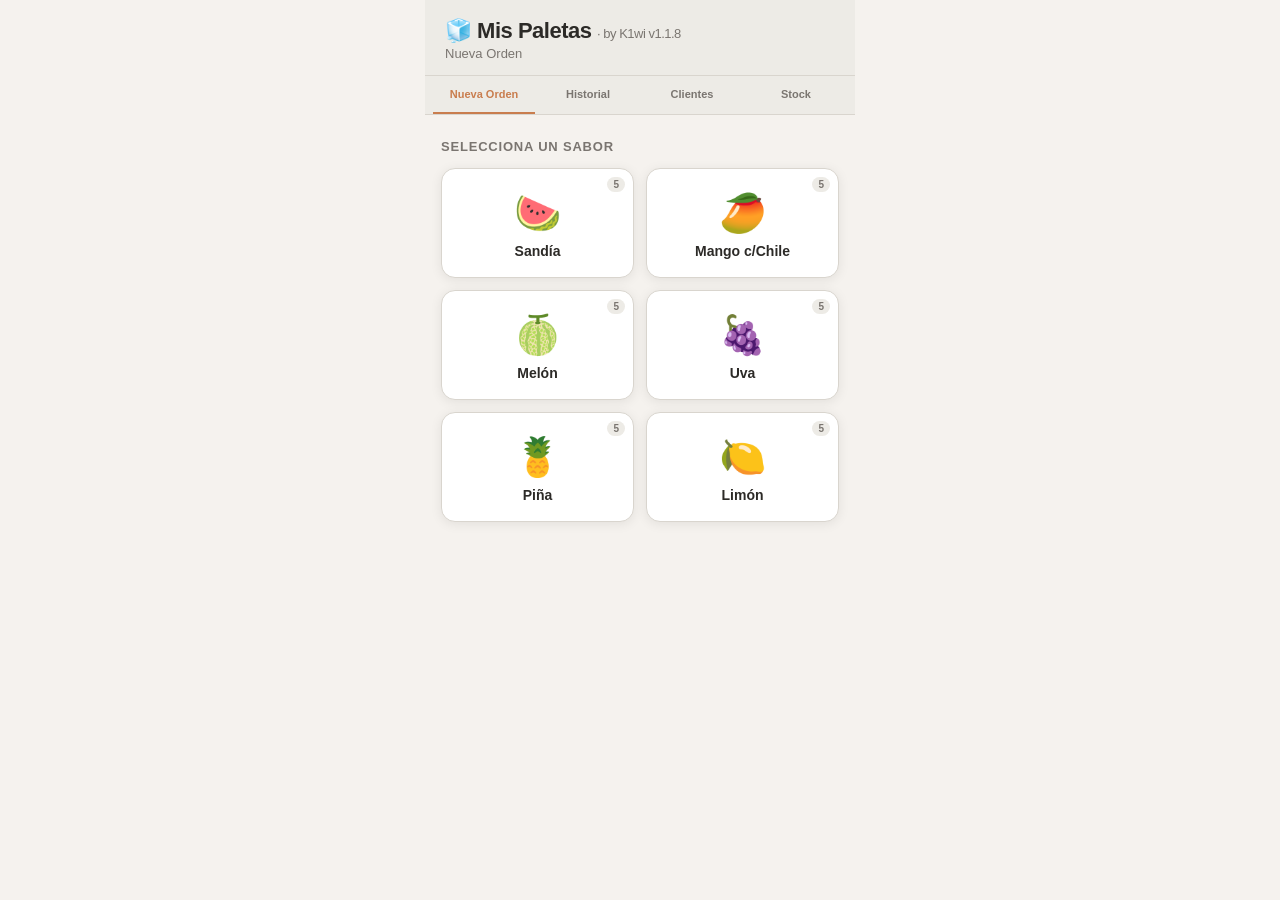
<file: paletas/index.html>
<!DOCTYPE html>
<html lang="es">
<head>
  <meta charset="UTF-8"/>
  <meta name="viewport" content="width=device-width,initial-scale=1.0,maximum-scale=1,user-scalable=no"/>
  <meta name="apple-mobile-web-app-capable" content="yes"/>
  <meta name="apple-mobile-web-app-status-bar-style" content="black-translucent"/>
  <meta name="apple-mobile-web-app-title" content="Paletas"/>
  <link rel="manifest" href="manifest.json"/>
  <link rel="apple-touch-icon" href="icon-192.png"/>
  <title>Paletas</title>
  <script src="https://cdnjs.cloudflare.com/ajax/libs/jquery/3.7.1/jquery.min.js"></script>
  <style>
    :root {
      --bg:      #F5F2EE;
      --surface: #EDEBE6;
      --border:  #D9D5CE;
      --text:    #2C2A27;
      --muted:   #7A7570;
      --accent:  #C97D4E;
      --green:   #5A8A6A;
      --red:     #C05050;
      --gold:    #D4A017;
      --radius:  14px;
      --shadow:  0 2px 12px rgba(0,0,0,.08);
    }
    *{box-sizing:border-box;margin:0;padding:0;-webkit-tap-highlight-color:transparent}
    html{height:100%;overflow:hidden;overscroll-behavior:none}
    body{
      font-family:-apple-system,BlinkMacSystemFont,'Segoe UI',sans-serif;
      background:var(--bg);color:var(--text);
      height:100%;max-width:430px;margin:0 auto;
      overflow-y:auto;overscroll-behavior-y:none;
      -webkit-user-select:none;user-select:none;-webkit-touch-callout:none;
    }
    input,textarea{
      -webkit-user-select:text;user-select:text;-webkit-touch-callout:default;
    }
    /* HEADER */
    header{
      background:var(--surface);border-bottom:1px solid var(--border);
      padding:18px 20px 14px;
      position:sticky;top:0;z-index:100;
    }
    header h1{font-size:22px;font-weight:700;letter-spacing:-.5px}
    header p{font-size:13px;color:var(--muted);margin-top:2px}
    /* NAV */
    nav{
      display:flex;background:var(--surface);
      border-bottom:1px solid var(--border);padding:0 8px;gap:2px;
    }
    nav button{
      flex:1;background:none;border:none;padding:12px 2px;
      font-size:11px;font-weight:600;color:var(--muted);cursor:pointer;
      border-bottom:2px solid transparent;transition:color .2s,border-color .2s;
    }
    nav button.active{color:var(--accent);border-bottom-color:var(--accent)}
    /* PAGES */
    .page{display:none;padding:20px 16px 40px}
    .page.active{display:block}
    /* TITLES */
    .sec-title{
      font-size:13px;font-weight:700;text-transform:uppercase;
      letter-spacing:.8px;color:var(--muted);margin-bottom:14px;
    }
    /* FLAVOR & CANJE CARDS — shared base */
    .flavor-grid{display:grid;grid-template-columns:1fr 1fr;gap:12px;margin-bottom:24px}
    .flavor-card,.canje-card{
      background:white;border:1.5px solid var(--border);border-radius:var(--radius);
      padding:22px 12px 18px;text-align:center;cursor:pointer;
      transition:transform .1s;box-shadow:var(--shadow);position:relative;
    }
    .flavor-card:active,.canje-card:active{transform:scale(.97)}
    .flavor-card.out,.canje-card.out{opacity:.4;pointer-events:none}
    .flavor-card .emoji,.canje-card .emoji{font-size:38px;display:block;margin-bottom:8px}
    .flavor-card .name,.canje-card .name{font-size:14px;font-weight:700}
    .flavor-card .stock-badge,.canje-card .stock-badge{
      position:absolute;top:8px;right:8px;font-size:10px;font-weight:700;
      color:var(--muted);background:var(--surface);padding:2px 6px;border-radius:20px;
    }
    .flavor-card.out .stock-badge,.canje-card.out .stock-badge{background:#fbe9e9;color:var(--red)}
    /* ORDER TABLE */
    .order-table{
      width:100%;border-collapse:collapse;margin-bottom:20px;
      background:white;border-radius:var(--radius);overflow:hidden;box-shadow:var(--shadow);
    }
    .order-table th{
      background:var(--surface);font-size:11px;text-transform:uppercase;
      letter-spacing:.6px;color:var(--muted);padding:10px 14px;text-align:left;
    }
    .order-table td{padding:12px 14px;font-size:14px;border-top:1px solid var(--border)}
    .order-table .qty-cell{font-weight:700;color:var(--accent)}
    .order-table .del-btn{background:none;border:none;color:var(--red);font-size:18px;cursor:pointer;padding:0 4px}
    .order-summary{
      background:var(--surface);border:1px solid var(--border);border-radius:var(--radius);
      padding:14px 16px;margin-bottom:20px;display:flex;justify-content:space-between;align-items:center;
    }
    .order-summary .label{font-size:13px;color:var(--muted)}
    .order-summary .total-count{font-size:22px;font-weight:800}
    /* BUTTONS */
    .btn{
      display:block;width:100%;padding:16px;border:none;border-radius:var(--radius);
      font-size:15px;font-weight:700;cursor:pointer;transition:opacity .15s,transform .1s;text-align:center;
    }
    .btn:active{transform:scale(.98);opacity:.85}
    .btn-accent {background:var(--accent);color:white}
    .btn-outline{background:white;color:var(--text);border:1.5px solid var(--border)}
    .btn-green  {background:var(--green);color:white}
    .btn-gold   {background:var(--gold);color:white}
    .btn+.btn   {margin-top:10px}
    /* MODAL */
    .modal-overlay{
      display:none;position:fixed;inset:0;background:rgba(0,0,0,.45);
      z-index:200;align-items:flex-end;justify-content:center;
    }
    .modal-overlay.open{display:flex}
    .modal{
      background:white;border-radius:20px 20px 0 0;padding:28px 20px 44px;
      width:100%;max-width:430px;animation:slideUp .25s ease;
    }
    @keyframes slideUp{
      from{transform:translateY(40px);opacity:0}
      to  {transform:translateY(0);opacity:1}
    }
    .modal h3{font-size:18px;font-weight:800;margin-bottom:6px}
    .modal p {font-size:13px;color:var(--muted);margin-bottom:20px}
    /* RASCA Y GANA */
    .rasca-wrap{
      position:relative;width:100%;height:200px;border-radius:16px;overflow:hidden;
      margin-bottom:18px;background:linear-gradient(135deg,#fff8e1,#fff3cd);
      border:2px solid var(--gold);
    }
    .rasca-mensaje{
      position:absolute;inset:0;display:flex;flex-direction:column;
      align-items:center;justify-content:center;text-align:center;padding:20px;
    }
    .rasca-mensaje p{font-size:15px;font-weight:700;color:var(--text);margin:0;line-height:1.4}
    .rasca-mensaje .rasca-gracias{font-size:12px;color:var(--gold);font-weight:700;margin-top:10px;opacity:0}
    .rasca-mensaje .rasca-gracias.show{opacity:1}
    #rasca-canvas{position:absolute;inset:0;touch-action:none;cursor:pointer}
    .rasca-hint{
      text-align:center;font-size:12px;color:var(--muted);margin-bottom:18px;
    }
    /* QTY PICKER */
    .qty-picker{display:flex;align-items:center;justify-content:center;gap:20px;margin:24px 0}
    .qty-picker button{
      width:52px;height:52px;border-radius:50%;border:1.5px solid var(--border);
      background:var(--surface);font-size:24px;font-weight:700;cursor:pointer;
    }
    .qty-picker button:active{background:var(--border)}
    .qty-picker .qty-num{font-size:40px;font-weight:800;min-width:60px;text-align:center}
    /* INPUT */
    .input-field{
      width:100%;padding:14px 16px;border:1.5px solid var(--border);border-radius:var(--radius);
      font-size:16px;background:var(--surface);color:var(--text);margin-bottom:16px;
      outline:none;transition:border-color .2s;
    }
    .input-field:focus{border-color:var(--accent)}
    /* HISTORIAL CARDS */
    .order-card{
      background:white;border:1px solid var(--border);border-radius:var(--radius);
      padding:16px;margin-bottom:12px;box-shadow:var(--shadow);
    }
    .order-card .order-header{display:flex;justify-content:space-between;align-items:flex-start;margin-bottom:10px}
    .order-card .order-num{font-size:13px;font-weight:800;color:var(--accent)}
    .order-card .order-date{font-size:12px;color:var(--muted)}
    .order-card .order-meta{display:flex;gap:16px;margin-bottom:12px}
    .order-card .meta-item{font-size:13px}
    .order-card .meta-item span{font-weight:700}
    .tag{display:inline-block;padding:3px 10px;border-radius:20px;font-size:11px;font-weight:700;text-transform:uppercase}
    .tag-regalo {background:#e8f5e9;color:#4CAF50}
    .tag-familia{background:#fff3e0;color:#E65100}
    .tag-venta  {background:#e3f2fd;color:#1565C0}
    .tag-fortune{background:#fdf3d9;color:#A97B00}
    .card-actions{display:flex;gap:8px}
    .card-btn{flex:1;padding:10px;border-radius:10px;border:none;font-size:13px;font-weight:700;cursor:pointer}
    .card-btn-info{background:var(--surface);color:var(--text);border:1px solid var(--border)}
    .card-btn-del {background:#fbe9e9;color:var(--red)}
    /* STOCK */
    .stock-item{
      background:white;border:1px solid var(--border);border-radius:var(--radius);
      padding:16px;margin-bottom:10px;display:flex;align-items:center;gap:14px;box-shadow:var(--shadow);
    }
    .stock-item .s-emoji{font-size:30px}
    .stock-item .s-info{flex:1}
    .stock-item .s-name{font-size:15px;font-weight:700}
    .stock-item .s-count{font-size:13px;color:var(--muted)}
    .stock-item .s-count b{color:var(--text)}
    .stock-item .qty-picker{margin:0;gap:12px}
    .stock-item .qty-picker button{width:38px;height:38px;font-size:18px}
    .stock-item .qty-picker .qty-num{font-size:22px;min-width:36px}
    /* CLIENTES */
    .cliente-card{
      background:white;border:1px solid var(--border);border-radius:var(--radius);
      padding:16px;margin-bottom:10px;box-shadow:var(--shadow);cursor:pointer;transition:transform .1s;
    }
    .cliente-card:active{transform:scale(.98)}
    .cliente-card.listo{border-color:var(--gold)}
    .cliente-card .cl-header{display:flex;justify-content:space-between;align-items:center;margin-bottom:12px}
    .cliente-card .cl-nombre{font-size:17px;font-weight:800}
    .cliente-card.listo .cl-nombre{color:var(--gold)}
    .cliente-card .cl-visitas{font-size:12px;color:var(--muted)}
    /* CAMINO */
    .camino,.camino-grande{display:flex;align-items:center;justify-content:center}
    .paso,.paso-grande{
      border-radius:50%;border:2px solid var(--border);background:var(--surface);
      display:flex;align-items:center;justify-content:center;flex-shrink:0;transition:all .3s;
    }
    .paso{width:36px;height:36px;font-size:16px}
    .paso-grande{width:44px;height:44px;font-size:18px}
    .paso.hecho,.paso-grande.hecho{background:var(--accent);border-color:var(--accent)}
    .paso.siguiente,.paso-grande.siguiente{border-color:var(--accent);animation:pulse 1.2s infinite}
    .paso.premio,.paso-grande.premio{background:var(--gold);border-color:var(--gold);font-size:20px}
    .paso-grande.premio{font-size:22px}
    @keyframes pulse{
      0%,100%{box-shadow:0 0 0 0 rgba(201,125,78,.4)}
      50%     {box-shadow:0 0 0 6px rgba(201,125,78,0)}
    }
    .conector,.conector-grande{height:3px;flex:1;background:var(--border);transition:background .3s;min-width:4px}
    .conector.hecho,.conector-grande.hecho{background:var(--accent)}
    /* MODAL CLIENTE */
    .modal-cliente-inner{text-align:center}
    .modal-cliente-inner .cl-avatar{font-size:52px;margin-bottom:6px}
    .modal-cliente-inner .cl-big-name{font-size:26px;font-weight:800;margin-bottom:4px}
    .modal-cliente-inner .cl-sub{font-size:13px;color:var(--muted);margin-bottom:24px}
    .camino-grande{margin:0 auto 24px;max-width:340px}
    /* GANASTE */
    .ganaste-banner{
      background:linear-gradient(135deg,#fff8e1,#fff3cd);border:2px solid var(--gold);
      border-radius:var(--radius);padding:20px;text-align:center;margin-bottom:20px;
    }
    .ganaste-banner .g-emoji{font-size:48px}
    .ganaste-banner h4{font-size:20px;font-weight:800;color:var(--gold);margin:8px 0 4px}
    .ganaste-banner p{font-size:13px;color:var(--muted)}
    /* CONFETI */
    .confeti-piece{
      position:fixed;width:8px;height:12px;border-radius:2px;
      animation:caer 2.5s ease-in forwards;z-index:999;pointer-events:none;
    }
    @keyframes caer{
      0%  {transform:translateY(-20px) rotate(0deg);opacity:1}
      100%{transform:translateY(100vh) rotate(720deg);opacity:0}
    }
    /* MISC */
    .empty{text-align:center;padding:60px 20px;color:var(--muted)}
    .empty .e-icon{font-size:48px;margin-bottom:12px}
    .empty p{font-size:15px}
    .search-box{
      width:100%;padding:12px 16px;border:1.5px solid var(--border);border-radius:var(--radius);
      font-size:15px;background:white;color:var(--text);margin-bottom:16px;outline:none;
    }
    .search-box:focus{border-color:var(--accent)}
    #toast{
      position:fixed;bottom:24px;left:50%;
      transform:translateX(-50%) translateY(80px);
      background:var(--text);color:white;padding:12px 24px;border-radius:30px;
      font-size:14px;font-weight:600;z-index:999;
      transition:transform .3s ease,opacity .3s;opacity:0;white-space:nowrap;
    }
    #toast.show{transform:translateX(-50%) translateY(0);opacity:1}
  </style>
</head>
<body>

<header>
  <h1>🧊 Mis Paletas <span style="font-size:13px;font-weight:500;color:var(--muted);">· by K1wi v1.1.8</span></h1>
  <p id="header-sub">Nueva Orden</p>
</header>

<nav>
  <button class="active" data-page="nueva-orden">Nueva Orden</button>
  <button data-page="historial">Historial</button>
  <button data-page="clientes">Clientes</button>
  <button data-page="stock">Stock</button>
</nav>

<!-- NUEVA ORDEN -->
<div id="nueva-orden" class="page active">
  <div id="step-sabores">
    <div style="display:flex;justify-content:space-between;align-items:center;margin-top:4px;margin-bottom:14px">
      <p class="sec-title" style="margin-bottom:0">Selecciona un sabor</p>
      <button class="btn btn-outline" id="btn-ver-orden" style="display:none;width:auto;padding:8px 14px;font-size:12px">Ver orden ›</button>
    </div>
    <div class="flavor-grid" id="flavor-grid"></div>
  </div>
  <div id="step-orden" style="display:none">
    <p class="sec-title" style="margin-top:4px">Orden actual</p>
    <table class="order-table">
      <thead><tr><th>Sabor</th><th>Cant.</th><th></th></tr></thead>
      <tbody id="orden-tbody"></tbody>
    </table>
    <div class="order-summary">
      <div>
        <div class="label">Total paletas</div>
        <div class="total-count" id="total-count">0</div>
      </div>
      <button class="btn btn-outline" style="width:auto;padding:10px 18px;font-size:13px" id="btn-agregar-mas">＋ Más sabores</button>
    </div>
    <button class="btn btn-accent" id="btn-finalizar">Finalizar Orden</button>
  </div>
</div>

<!-- HISTORIAL -->
<div id="historial" class="page">
  <p class="sec-title" style="margin-top:4px">Historial de pedidos</p>
  <div id="historial-list"></div>
</div>

<!-- CLIENTES -->
<div id="clientes" class="page">
  <p class="sec-title" style="margin-top:4px">Clientes frecuentes</p>
  <input type="text" class="search-box" id="search-cliente" placeholder="🔍  Buscar por apodo…"/>
  <div id="clientes-list"></div>
</div>

<!-- STOCK -->
<div id="stock" class="page">
  <p class="sec-title" style="margin-top:4px">Actualizar inventario</p>
  <div id="stock-list"></div>
  <button class="btn btn-accent" id="btn-save-stock" style="margin-top:8px">Guardar cambios</button>

  <div style="margin-top:24px;padding-top:20px;border-top:1px dashed var(--border)">
    <p class="sec-title">🧪 Tester de lealtad</p>
    <input type="text" class="input-field" id="test-apodo" placeholder="Apodo del cliente…"/>
    <input type="number" class="input-field" id="test-dias" placeholder="Número de días a simular…" min="1" max="99"/>
    <button class="btn btn-outline" id="btn-test-simular">Simular visitas</button>
    <div id="test-resultado" style="margin-top:12px;font-size:13px;color:var(--muted);text-align:center"></div>
  </div>
</div>

<!-- MODAL: Cantidad -->
<div class="modal-overlay" id="modal-cantidad">
  <div class="modal">
    <h3 id="modal-sabor-title"></h3>
    <p id="modal-sabor-stock"></p>
    <div class="qty-picker">
      <button id="qty-minus">−</button>
      <div class="qty-num" id="qty-display">1</div>
      <button id="qty-plus">＋</button>
    </div>
    <button class="btn btn-accent" id="btn-confirmar-qty">Agregar a la orden</button>
    <button class="btn btn-outline" id="btn-cancelar-qty" style="margin-top:10px">Cancelar</button>
  </div>
</div>

<!-- MODAL: Tipo de venta -->
<div class="modal-overlay" id="modal-tipo">
  <div class="modal">
    <h3>¿Tipo de orden?</h3>
    <p>Selecciona cómo se registrará esta orden.</p>
    <button class="btn btn-outline" id="btn-tipo-regalo">🎁 &nbsp;Regalo</button>
    <button class="btn btn-outline" id="btn-tipo-familia">🧑‍🧑‍🧒 &nbsp;Familia</button>
    <button class="btn btn-accent"  id="btn-tipo-venta">💰 &nbsp;Venta — $5.00 / paleta</button>
    <button class="btn btn-outline" id="btn-cancelar-tipo" style="margin-top:14px">Cancelar</button>
  </div>
</div>

<!-- MODAL: Total -->
<div class="modal-overlay" id="modal-total">
  <div class="modal">
    <h3 id="modal-total-title"></h3>
    <p id="modal-total-sub"></p>
    <div style="text-align:center;margin:24px 0">
      <div style="font-size:44px;font-weight:800" id="modal-total-monto"></div>
      <div style="font-size:13px;color:var(--muted);margin-top:4px">MXN</div>
    </div>
    <button class="btn btn-green" id="btn-confirmar-orden">✓ Confirmar y guardar</button>
    <button class="btn btn-outline" id="btn-cancelar-total" style="margin-top:10px">Cancelar</button>
  </div>
</div>

<!-- MODAL: Registrar cliente -->
<div class="modal-overlay" id="modal-cliente-reg">
  <div class="modal">
    <h3>¿Registrar cliente?</h3>
    <p>Opcional. Escribe o selecciona el apodo del cliente.</p>
    <input type="text" class="input-field" id="input-apodo" placeholder="Apodo del cliente…" autocomplete="off"/>
    <div id="sugerencias-apodo" style="margin-bottom:12px"></div>
    <button class="btn btn-accent" id="btn-confirmar-cliente">Guardar y continuar</button>
    <button class="btn btn-outline" id="btn-skip-cliente" style="margin-top:10px">Sin cliente</button>
  </div>
</div>

<!-- MODAL: Detalle orden -->
<div class="modal-overlay" id="modal-detalle">
  <div class="modal">
    <h3 id="modal-detalle-title"></h3>
    <p id="modal-detalle-meta"></p>
    <div id="modal-detalle-items" style="margin-bottom:20px"></div>
    <button class="btn btn-outline" id="btn-cerrar-detalle">Cerrar</button>
  </div>
</div>

<!-- MODAL: Ver cliente (pantalla para mostrar) -->
<div class="modal-overlay" id="modal-ver-cliente">
  <div class="modal modal-cliente-inner">
    <div class="cl-avatar">🔮</div>
    <div class="cl-big-name" id="vcl-nombre"></div>
    <div class="cl-sub" id="vcl-sub"></div>
    <div class="camino-grande" id="vcl-camino"></div>
    <div id="vcl-ganaste" style="display:none">
      <div class="ganaste-banner">
        <div class="g-emoji">🎉</div>
        <h4>¡Fortune Popsicle!</h4>
        <p>Completaste 6 visitas. ¡Ya puedes canjear tu recompensa!</p>
      </div>
      <button class="btn btn-gold" id="btn-canjear">Canjear</button>
      <button class="btn btn-outline" id="btn-cerrar-vcl" style="margin-top:10px">Cerrar</button>
    </div>
    <div id="vcl-normal">
      <button class="btn btn-outline" id="btn-cerrar-vcl2">Cerrar</button>
    </div>
  </div>
</div>

<!-- MODAL: Elegir sabor para canje -->
<div class="modal-overlay" id="modal-canje-sabor">
  <div class="modal">
    <h3>🎁 Selecciona un sabor</h3>
    <p id="canje-cliente-nombre" style="margin-bottom:16px"></p>
    <div class="flavor-grid" id="canje-flavor-grid"></div>
    <button class="btn btn-outline" id="btn-cancelar-canje" style="margin-top:4px">Cancelar</button>
  </div>
</div>

<!-- MODAL: Rasca y gana -->
<div class="modal-overlay" id="modal-rasca">
  <div class="modal">
    <h3>🎉 ¡Rasca y Gana!</h3>
    <p class="rasca-hint" id="rasca-hint">Desliza el dedo sobre la tarjeta para descubrir tu mensaje</p>
    <div class="rasca-wrap" id="rasca-wrap">
      <div class="rasca-mensaje">
        <p id="rasca-texto"></p>
        <p class="rasca-gracias" id="rasca-gracias"></p>
      </div>
      <canvas id="rasca-canvas"></canvas>
    </div>
    <button class="btn btn-gold" id="btn-cerrar-rasca" style="display:none">Aceptar</button>
  </div>
</div>

<div id="toast"></div>

<script>
// ── CONSTANTES
const SABORES = [
  {id:'sandia',      nombre:'Sandía',       emoji:'🍉'},
  {id:'mango_chile', nombre:'Mango c/Chile', emoji:'🥭'},
  {id:'melon',       nombre:'Melón',         emoji:'🍈'},
  {id:'uva',         nombre:'Uva',           emoji:'🍇'},
  {id:'pina',        nombre:'Piña',          emoji:'🍍'},
  {id:'limon',       nombre:'Limón',         emoji:'🍋'},
];
const PRECIO  = {Familia:2.5, Venta:5.0};
const META    = 6;

// ── STORAGE
const getStock     = () => { const s=localStorage.getItem('paletas_stock');    if(s) return JSON.parse(s); const d={}; SABORES.forEach(f=>d[f.id]=5); localStorage.setItem('paletas_stock',JSON.stringify(d)); return d; };
const saveStock    = s  => localStorage.setItem('paletas_stock',    JSON.stringify(s));
const getHistorial = () => { const h=localStorage.getItem('paletas_historial'); return h?JSON.parse(h):[]; };
const saveHistorial= h  => localStorage.setItem('paletas_historial',JSON.stringify(h));
const getClientes  = () => { const c=localStorage.getItem('paletas_clientes');  return c?JSON.parse(c):{};  };
const saveClientes = c  => localStorage.setItem('paletas_clientes', JSON.stringify(c));

// ── ESTADO
let ordenActual={}, saborSel=null, cantModal=1, tipoOrden=null, clienteActual=null, clienteViendo=null;

// ── TOAST
const toast = msg => { $('#toast').text(msg).addClass('show'); setTimeout(()=>$('#toast').removeClass('show'),2200); };

// ── MODAL
const abrirModal  = sel => $(sel).addClass('open');
const cerrarModal = sel => $(sel).removeClass('open');
$('.modal-overlay').on('click', function(e){ if($(e.target).hasClass('modal-overlay')) cerrarModal('#'+$(this).attr('id')); });

// ── NAV
$('nav button').on('click', function(){
  const page=$(this).data('page');
  $('nav button').removeClass('active'); $(this).addClass('active');
  $('.page').removeClass('active');     $('#'+page).addClass('active');
  $('#header-sub').text($(this).text());
  if(page==='nueva-orden') actualizarBadges();
  if(page==='historial')   renderHistorial();
  if(page==='clientes')    renderClientes();
  if(page==='stock')       renderStock();
});

// ── SABORES
function renderSabores(){
  const stock=$('#flavor-grid').empty(), s=getStock();
  SABORES.forEach(f=>{
    const disp=(s[f.id]||0)-(ordenActual[f.id]||0);
    stock.append(`<div class="flavor-card ${disp<=0?'out':''}" data-id="${f.id}">
      <span class="stock-badge">${disp<=0?'Agotado':disp}</span>
      <span class="emoji">${f.emoji}</span><div class="name">${f.nombre}</div>
    </div>`);
  });
}
function actualizarBadges(){
  const s=getStock();
  SABORES.forEach(f=>{
    const disp=(s[f.id]||0)-(ordenActual[f.id]||0);
    const $c=$(`.flavor-card[data-id="${f.id}"]`);
    $c.find('.stock-badge').text(disp<=0?'Agotado':disp);
    $c.toggleClass('out', disp<=0);
  });
}

$(document).on('click','.flavor-card:not(.out)',function(){
  saborSel=$(this).data('id');
  const s=getStock(), max=(s[saborSel]||0)-(ordenActual[saborSel]||0);
  const f=SABORES.find(x=>x.id===saborSel);
  cantModal=1;
  $('#modal-sabor-title').text(f.emoji+'  '+f.nombre);
  $('#modal-sabor-stock').text('Disponibles: '+max);
  $('#qty-display').text(1);
  abrirModal('#modal-cantidad');
});

$('#qty-minus').on('click',()=>{ if(cantModal>1){ cantModal--; $('#qty-display').text(cantModal); } });
$('#qty-plus').on('click',()=>{
  const max=(getStock()[saborSel]||0)-(ordenActual[saborSel]||0);
  if(cantModal<max){ cantModal++; $('#qty-display').text(cantModal); } else toast('Máximo disponible: '+max);
});
$('#btn-confirmar-qty').on('click',()=>{
  const max=(getStock()[saborSel]||0)-(ordenActual[saborSel]||0);
  if(cantModal>max){ toast('No hay suficiente stock'); return; }
  ordenActual[saborSel]=(ordenActual[saborSel]||0)+cantModal;
  cerrarModal('#modal-cantidad');
  mostrarTablaOrden();
});
$('#btn-cancelar-qty').on('click',()=>cerrarModal('#modal-cantidad'));

// ── TABLA ORDEN
function mostrarTablaOrden(){
  const ids=Object.keys(ordenActual).filter(k=>ordenActual[k]>0);
  if(!ids.length){ resetOrden(); return; }
  $('#step-sabores').hide(); $('#step-orden').show();
  const $b=$('#orden-tbody').empty(); let total=0;
  ids.forEach(id=>{
    const f=SABORES.find(x=>x.id===id), q=ordenActual[id]; total+=q;
    $b.append(`<tr><td>${f.emoji} ${f.nombre}</td><td class="qty-cell">${q}</td>
      <td><button class="del-btn" data-id="${id}">✕</button></td></tr>`);
  });
  $('#total-count').text(total);
}
$(document).on('click','.del-btn',function(){ delete ordenActual[$(this).data('id')]; mostrarTablaOrden(); });
$('#btn-agregar-mas').on('click',()=>{
  $('#step-orden').hide(); $('#step-sabores').show(); renderSabores();
  // Mostrar botón "Ver orden" si ya hay paletas
  if(Object.keys(ordenActual).length) $('#btn-ver-orden').show();
  else $('#btn-ver-orden').hide();
});
$('#btn-ver-orden').on('click',()=>{
  $('#step-sabores').hide(); mostrarTablaOrden();
});

// ── FINALIZAR
$('#btn-finalizar').on('click',()=>{
  if(!Object.values(ordenActual).reduce((a,b)=>a+b,0)){ toast('Agrega al menos una paleta'); return; }
  abrirModal('#modal-tipo');
});
$('#btn-tipo-regalo').on('click',()=>{ cerrarModal('#modal-tipo'); guardarOrden('Regalo',0,null); });
$('#btn-tipo-familia').on('click',()=>{ cerrarModal('#modal-tipo'); tipoOrden='Familia'; mostrarTotal(); });
$('#btn-tipo-venta').on('click',()=>  { cerrarModal('#modal-tipo'); tipoOrden='Venta';   mostrarTotal(); });
$('#btn-cancelar-tipo').on('click',()=>cerrarModal('#modal-tipo'));

function mostrarTotal(){
  const n=Object.values(ordenActual).reduce((a,b)=>a+b,0), p=PRECIO[tipoOrden];
  $('#modal-total-title').text(tipoOrden==='Familia'?'🧑‍🧑‍🧒 Venta Familia':'💰 Venta');
  $('#modal-total-sub').text(n+' paleta'+(n>1?'s':'')+' × $'+p.toFixed(2));
  $('#modal-total-monto').text('$'+(n*p).toFixed(2));
  abrirModal('#modal-total');
}
$('#btn-confirmar-orden').on('click',()=>{
  const n=Object.values(ordenActual).reduce((a,b)=>a+b,0), total=n*PRECIO[tipoOrden];
  cerrarModal('#modal-total');
  if(tipoOrden==='Venta'){
    clienteActual=null; $('#input-apodo').val(''); $('#sugerencias-apodo').empty();
    $('#modal-cliente-reg').data('total',total);
    abrirModal('#modal-cliente-reg');
  } else { guardarOrden(tipoOrden,total,null); }
});
$('#btn-cancelar-total').on('click',()=>{ cerrarModal('#modal-total'); abrirModal('#modal-tipo'); });

// sugerencias apodo
$('#input-apodo').on('input',function(){
  const val=$(this).val().trim().toLowerCase(), cl=getClientes(), $s=$('#sugerencias-apodo').empty();
  if(!val) return;
  Object.keys(cl).filter(k=>k.toLowerCase().includes(val)).slice(0,4).forEach(k=>{
    $s.append(`<div style="padding:10px 14px;background:var(--surface);border:1px solid var(--border);border-radius:10px;margin-bottom:6px;cursor:pointer;font-weight:600" class="sug-item" data-apodo="${k}">
      ${k} <span style="font-weight:400;color:var(--muted);font-size:12px">· ${cl[k].visitas} visita${cl[k].visitas!==1?'s':''}</span></div>`);
  });
});
$(document).on('click','.sug-item',function(){ $('#input-apodo').val($(this).data('apodo')); $('#sugerencias-apodo').empty(); });
$('#btn-confirmar-cliente').on('click',()=>{
  const apodo=$('#input-apodo').val().trim(), total=$('#modal-cliente-reg').data('total');
  cerrarModal('#modal-cliente-reg'); guardarOrden('Venta',total,apodo||null);
});
$('#btn-skip-cliente').on('click',()=>{
  const total=$('#modal-cliente-reg').data('total');
  cerrarModal('#modal-cliente-reg'); guardarOrden('Venta',total,null);
});

// ── GUARDAR ORDEN
function guardarOrden(tipo,totalDinero,apodo){
  const s=getStock();
  Object.entries(ordenActual).forEach(([id,q])=>{ s[id]=Math.max(0,(s[id]||0)-q); });
  saveStock(s);
  const h=getHistorial(), num=h.length?h[h.length-1].num+1:1;
  const paletas=JSON.parse(JSON.stringify(ordenActual));
  h.push({num,fecha:new Date().toLocaleString('es-MX'),tipo,paletas,
    totalPaletas:Object.values(paletas).reduce((a,b)=>a+b,0),totalDinero,cliente:apodo||null});
  saveHistorial(h);
  if(tipo==='Venta'&&apodo) sumarVisita(apodo);
  toast('Orden #'+num+' guardada ✓');
  resetOrden();
}

function resetOrden(){
  $('#btn-ver-orden').hide();
  ordenActual={}; tipoOrden=null; clienteActual=null;
  $('#step-orden').hide(); $('#step-sabores').show();
  $('nav button').removeClass('active');
  $('nav button[data-page="nueva-orden"]').addClass('active');
  $('.page').removeClass('active'); $('#nueva-orden').addClass('active');
  $('#header-sub').text('Nueva Orden');
  actualizarBadges();
}

// ── LEALTAD
function sumarVisita(apodo){
  const cl=getClientes(), hoy=new Date().toDateString();
  if(!cl[apodo]) cl[apodo]={visitas:0,ultimoDia:null,canjeables:0};
  const c=cl[apodo];
  if(c.ultimoDia!==hoy){ c.visitas++; c.ultimoDia=hoy; if(c.visitas%META===0) c.canjeables=(c.canjeables||0)+1; }
  saveClientes(cl);
}

// ── RENDER CLIENTES
function renderClientes(filtro){
  const cl=getClientes(), $l=$('#clientes-list').empty();
  let keys=Object.keys(cl);
  if(filtro) keys=keys.filter(k=>k.toLowerCase().includes(filtro.toLowerCase()));
  if(!keys.length){ $l.html('<div class="empty"><div class="e-icon">👤</div><p>No hay clientes registrados todavía.</p></div>'); return; }
  keys.sort((a,b)=>(cl[b].canjeables||0)-(cl[a].canjeables||0));
  keys.forEach(apodo=>{
    const c=cl[apodo], v=c.visitas||0, en=v%META, listo=(c.canjeables||0)>0;
    $l.append(`<div class="cliente-card ${listo?'listo':''}" data-apodo="${apodo}">
      <div class="cl-header">
        <div class="cl-nombre">${apodo}${listo?' 🏆':''}</div>
        <div class="cl-visitas">${v} visita${v!==1?'s':''} totales</div>
      </div>
      ${buildCamino(en,listo,'paso','conector')}
      ${listo?`<div style="font-size:12px;color:var(--gold);font-weight:700;margin-top:10px">🎁 ${c.canjeables} por canjear</div>`:''}
    </div>`);
  });
}
$('#search-cliente').on('input',function(){ renderClientes($(this).val().trim()); });

function buildCamino(en,listo,pCls,cCls){
  let h=`<div class="${pCls==='paso'?'camino':'camino-grande'}">`;
  for(let i=1;i<=META;i++){
    const done=listo?true:i<=en, next=!listo&&i===en+1, prize=i===META;
    let cls=pCls+(done?' hecho':'')+(next?' siguiente':'')+(prize?' premio':'');
    const icon=prize?'🎁':(done?'✓':i);
    if(i>1) h+=`<div class="${cCls}${done?' hecho':''}"></div>`;
    h+=`<div class="${cls}">${icon}</div>`;
  }
  return h+'</div>';
}

$(document).on('click','.cliente-card',function(){
  const apodo=$(this).data('apodo'); clienteViendo=apodo;
  const c=getClientes()[apodo], v=c.visitas||0, listo=(c.canjeables||0)>0;
  $('#vcl-nombre').text(apodo);
  $('#vcl-sub').text(v+' visita'+(v!==1?'s':'')+' totales');
  $('#vcl-camino').replaceWith(buildCamino(v%META,listo,'paso-grande','conector-grande').replace('class="camino-grande"','class="camino-grande" id="vcl-camino"'));
  $('#vcl-ganaste').toggle(listo); $('#vcl-normal').toggle(!listo);
  if(listo) lanzarConfeti();
  abrirModal('#modal-ver-cliente');
});
$('#btn-cerrar-vcl').on('click',()=>cerrarModal('#modal-ver-cliente'));
$('#btn-cerrar-vcl2').on('click',()=>cerrarModal('#modal-ver-cliente'));

// ── CANJE
$('#btn-canjear').on('click',()=>{
  const s=getStock(), $g=$('#canje-flavor-grid').empty();
  SABORES.forEach(f=>{
    const d=s[f.id]||0;
    $g.append(`<div class="canje-card ${d<=0?'out':''}" data-canje-id="${f.id}">
      <span class="stock-badge">${d<=0?'Agotado':d}</span>
      <span class="emoji">${f.emoji}</span><div class="name">${f.nombre}</div>
    </div>`);
  });
  $('#canje-cliente-nombre').text('Para: '+clienteViendo);
  cerrarModal('#modal-ver-cliente'); abrirModal('#modal-canje-sabor');
});
$(document).on('click','.canje-card:not(.out)',function(){
  const sid=$(this).data('canje-id'), f=SABORES.find(x=>x.id===sid);
  cerrarModal('#modal-canje-sabor');
  rascaPendiente={sid,apodo:clienteViendo,flavor:f};
  abrirRasca(clienteViendo);
});
$('#btn-cancelar-canje').on('click',()=>{ cerrarModal('#modal-canje-sabor'); abrirModal('#modal-ver-cliente'); });

// ── RASCA Y GANA ──────────────────────────────
const MENSAJES_FORTUNA=[
  'Grandes oportunidades llegan a quien se prepara.',
  'Hoy es un buen día para empezar algo nuevo.',
  'Tu paciencia dará frutos antes de lo que imaginas.',
  'Una conversación cambiará tu perspectiva.',
  'La creatividad será tu mejor aliada.',
  'Confía en tu intuición.',
  'Cada pequeño paso cuenta.',
  'Una sorpresa agradable está en camino.',
  'Aprender algo nuevo abrirá una puerta.',
  'La constancia vence al talento sin disciplina.',
  'Tu amabilidad regresará multiplicada.',
  'El éxito comienza con una decisión.',
  'No temas pedir ayuda cuando la necesites.',
  'El cambio que buscas empieza contigo.',
  'Una sonrisa puede abrir más puertas que una llave.',
  'Las mejores historias nacen de los riesgos.',
  'Hoy es un gran día para agradecer.',
  'Mantén la mente abierta y el corazón tranquilo.',
  'El esfuerzo de hoy será el orgullo de mañana.',
  'La suerte favorece a quien actúa.'
];
let rascaCtx=null, rascaResuelto=false, rascaPendiente=null;

function abrirRasca(nombre){
  rascaResuelto=false;
  const msg=MENSAJES_FORTUNA[Math.floor(Math.random()*MENSAJES_FORTUNA.length)];
  $('#rasca-texto').text(msg);
  $('#rasca-gracias').removeClass('show').html('Gracias '+nombre+' por formar parte de<br>Paletitas de Hielo');
  $('#rasca-hint').text('Desliza el dedo sobre la tarjeta para descubrir tu mensaje').show();
  $('#btn-cerrar-rasca').hide();
  abrirModal('#modal-rasca');
  setTimeout(prepararCanvasRasca,50);
}

function prepararCanvasRasca(){
  const canvas=document.getElementById('rasca-canvas'), wrap=document.getElementById('rasca-wrap');
  canvas.style.transition='none';
  canvas.style.opacity='1';
  canvas.style.display='block';
  const w=wrap.clientWidth, h=wrap.clientHeight;
  canvas.width=w; canvas.height=h;
  const ctx=canvas.getContext('2d');
  rascaCtx=ctx;
  const grad=ctx.createLinearGradient(0,0,w,h);
  grad.addColorStop(0,'#B8C4D0'); grad.addColorStop(.5,'#9FB0C2'); grad.addColorStop(1,'#8299AE');
  ctx.fillStyle=grad; ctx.fillRect(0,0,w,h);
  // textura de brillitos
  ctx.fillStyle='rgba(255,255,255,.22)';
  const puntos=[[.12,.18],[.85,.15],[.9,.8],[.08,.82],[.5,.08],[.25,.55],[.75,.6],[.95,.45],[.05,.45]];
  puntos.forEach(([px,py])=>{ ctx.beginPath(); ctx.arc(w*px,h*py,2.2,0,Math.PI*2); ctx.fill(); });
  // texto centrado
  ctx.textAlign='center'; ctx.textBaseline='middle';
  ctx.fillStyle='rgba(255,255,255,.95)';
  ctx.font='700 18px -apple-system,sans-serif';
  ctx.fillText('Raspa aquí',w/2,h/2);
  ctx.globalCompositeOperation='destination-out';

  let scratching=false;
  const pos=e=>{
    const r=canvas.getBoundingClientRect();
    const cx=(e.touches?e.touches[0].clientX:e.clientX)-r.left;
    const cy=(e.touches?e.touches[0].clientY:e.clientY)-r.top;
    return {x:cx,y:cy};
  };
  const scratch=e=>{
    if(rascaResuelto) return;
    const p=pos(e);
    ctx.beginPath(); ctx.arc(p.x,p.y,22,0,Math.PI*2); ctx.fill();
    checarProgresoRasca(canvas);
  };
  const start=e=>{ scratching=true; scratch(e); };
  const move=e=>{ if(scratching){ e.preventDefault(); scratch(e); } };
  const end=()=>{ scratching=false; };

  canvas.onmousedown=start; canvas.onmousemove=move;
  canvas.onmouseup=end; canvas.onmouseleave=end;
  canvas.ontouchstart=start; canvas.ontouchmove=move; canvas.ontouchend=end;
}

function checarProgresoRasca(canvas){
  if(rascaResuelto) return;
  const ctx=rascaCtx, w=canvas.width, h=canvas.height;
  const step=8; let transparent=0, total=0;
  const data=ctx.getImageData(0,0,w,h).data;
  for(let y=0;y<h;y+=step){
    for(let x=0;x<w;x+=step){
      total++;
      if(data[(y*w+x)*4+3]<50) transparent++;
    }
  }
  if(total>0 && transparent/total>0.5) revelarRasca(canvas);
}

function revelarRasca(canvas){
  rascaResuelto=true;
  canvas.style.transition='opacity .4s ease';
  canvas.style.opacity='0';
  setTimeout(()=>{ canvas.style.display='none'; },400);
  $('#rasca-hint').hide();
  $('#rasca-gracias').addClass('show');
  $('#btn-cerrar-rasca').show();
  completarCanje();
}

function completarCanje(){
  if(!rascaPendiente) return;
  const {sid,apodo,flavor}=rascaPendiente;
  const s=getStock(); s[sid]=Math.max(0,(s[sid]||0)-1); saveStock(s);
  const cl=getClientes(); if(cl[apodo]) cl[apodo].canjeables--; saveClientes(cl);
  const h=getHistorial(), num=h.length?h[h.length-1].num+1:1;
  const p={}; p[sid]=1;
  h.push({num,fecha:new Date().toLocaleString('es-MX'),tipo:'Fortune',paletas:p,
    totalPaletas:1,totalDinero:0,cliente:apodo,esCanje:true});
  saveHistorial(h);
  actualizarBadges();
  renderClientes();
  toast(flavor.emoji+' '+flavor.nombre+' canjeada para '+apodo+' ✓');
  rascaPendiente=null;
}
$('#btn-cerrar-rasca').on('click',()=>cerrarModal('#modal-rasca'));


// ── CONFETI
function lanzarConfeti(){
  const cols=['#C97D4E','#D4A017','#5A8A6A','#C05050','#7A7570','#2C2A27'];
  for(let i=0;i<40;i++) setTimeout(()=>{
    const $p=$('<div class="confeti-piece"></div>').css({
      left:Math.random()*100+'vw',top:'-20px',
      background:cols[Math.floor(Math.random()*cols.length)],
      animationDelay:(Math.random()*.6)+'s',
      animationDuration:(1.8+Math.random())+'s',
      transform:`rotate(${Math.random()*360}deg)`
    });
    $('body').append($p); setTimeout(()=>$p.remove(),3000);
  },i*30);
}

// ── HISTORIAL
function renderHistorial(){
  const h=getHistorial(), $l=$('#historial-list').empty();
  if(!h.length){ $l.html('<div class="empty"><div class="e-icon">📋</div><p>No hay órdenes todavía.</p></div>'); return; }
  [...h].reverse().forEach(o=>{
    const tc=o.tipo==='Regalo'?'tag-regalo':o.tipo==='Familia'?'tag-familia':o.tipo==='Fortune'?'tag-fortune':'tag-venta';
    const ds=o.totalDinero>0?'$'+o.totalDinero.toFixed(2):'—';
    const cs=o.cliente?`<span style="font-size:11px;font-weight:400;color:var(--muted)">👤 ${o.cliente}</span>`:'';
    $l.append(`<div class="order-card">
      <div class="order-header">
        <div><div class="order-num">Orden #${o.num} ${cs}</div><div class="order-date">${o.fecha}</div></div>
        <span class="tag ${tc}">${o.tipo}</span>
      </div>
      <div class="order-meta">
        <div class="meta-item">🧊 <span>${o.totalPaletas}</span> paletas</div>
        <div class="meta-item">💵 <span>${ds}</span></div>
      </div>
      <div class="card-actions">
        <button class="card-btn card-btn-info" data-num="${o.num}">Ver detalle</button>
        <button class="card-btn card-btn-del"  data-num="${o.num}">Borrar</button>
      </div>
    </div>`);
  });
}
$(document).on('click','.card-btn-info',function(){
  const o=getHistorial().find(x=>x.num===parseInt($(this).data('num'))); if(!o) return;
  $('#modal-detalle-title').text('Detalle orden #'+o.num);
  $('#modal-detalle-meta').text(o.fecha+' · '+o.tipo+(o.cliente?' · 👤 '+o.cliente:''));
  const $i=$('#modal-detalle-items').empty();
  if(o.esCanje){
    const sid=Object.keys(o.paletas||{})[0], f=sid?SABORES.find(x=>x.id===sid):null;
    $i.append(`<div style="display:flex;justify-content:space-between;align-items:center;padding:10px 0;border-bottom:1px solid var(--border)">
      <span style="font-size:15px">🎁 Fortune Popsicle</span>
      <span style="font-weight:800;font-size:15px;color:var(--accent)">${f?f.emoji+' '+f.nombre:'Paleta'}</span>
    </div>`);
  } else {
    Object.entries(o.paletas).forEach(([id,q])=>{
      const f=SABORES.find(x=>x.id===id); if(!f) return;
      $i.append(`<div style="display:flex;justify-content:space-between;align-items:center;padding:10px 0;border-bottom:1px solid var(--border)">
        <span style="font-size:15px">${f.emoji} ${f.nombre}</span>
        <span style="font-weight:800;font-size:16px;color:var(--accent)">${q}</span>
      </div>`);
    });
    if(o.totalDinero>0) $i.append(`<div style="text-align:right;margin-top:12px;font-size:18px;font-weight:800">Total: $${o.totalDinero.toFixed(2)}</div>`);
  }
  abrirModal('#modal-detalle');
});
$('#btn-cerrar-detalle').on('click',()=>cerrarModal('#modal-detalle'));
$(document).on('click','.card-btn-del',function(){
  const num=parseInt($(this).data('num'));
  if(!confirm('¿Borrar la orden #'+num+'? Esta acción no se puede deshacer.')) return;
  saveHistorial(getHistorial().filter(o=>o.num!==num));
  toast('Orden #'+num+' eliminada'); renderHistorial();
});

// ── STOCK
let stockEdit={};
function renderStock(){
  const s=getStock(); stockEdit=JSON.parse(JSON.stringify(s));
  const $l=$('#stock-list').empty();
  SABORES.forEach(f=>{
    const q=stockEdit[f.id]||0;
    $l.append(`<div class="stock-item" data-id="${f.id}">
      <span class="s-emoji">${f.emoji}</span>
      <div class="s-info"><div class="s-name">${f.nombre}</div><div class="s-count">En stock: <b class="s-count-val">${q}</b></div></div>
      <div class="qty-picker">
        <button class="s-minus">−</button>
        <div class="qty-num s-num">${q}</div>
        <button class="s-plus">＋</button>
      </div>
    </div>`);
  });
}
$(document).on('click','.s-minus',function(){
  const $i=$(this).closest('.stock-item'), id=$i.data('id');
  if(stockEdit[id]>0){ stockEdit[id]--; $i.find('.s-num,.s-count-val').text(stockEdit[id]); }
});
$(document).on('click','.s-plus',function(){
  const $i=$(this).closest('.stock-item'), id=$i.data('id');
  stockEdit[id]++; $i.find('.s-num,.s-count-val').text(stockEdit[id]);
});
$('#btn-save-stock').on('click',()=>{ saveStock(stockEdit); toast('Stock actualizado ✓'); renderStock(); });

$('#btn-test-simular').on('click',()=>{
  const apodo=$('#test-apodo').val().trim();
  const dias=parseInt($('#test-dias').val())||0;
  if(!apodo){ toast('Escribe un apodo'); return; }
  if(dias<1){ toast('Pon al menos 1 día'); return; }
  const cl=getClientes();
  if(!cl[apodo]) cl[apodo]={visitas:0,ultimoDia:null,canjeables:0};
  const c=cl[apodo];
  // Simular cada día como si fueran días distintos
  for(let i=0;i<dias;i++){
    c.visitas++;
    if(c.visitas%META===0) c.canjeables=(c.canjeables||0)+1;
  }
  c.ultimoDia=new Date().toDateString();
  saveClientes(cl);
  const msg=`✓ ${apodo} — ${c.visitas} visitas totales · ${c.canjeables} paleta${c.canjeables!==1?'s':''} por canjear`;
  $('#test-resultado').text(msg);
  toast('Simulado ✓ — ve a Clientes');
});

// ── INIT
$(function(){
  renderSabores();
  if('serviceWorker' in navigator) navigator.serviceWorker.register('./sw.js').catch(()=>{});
});
</script>
</body>
</html>
</file>
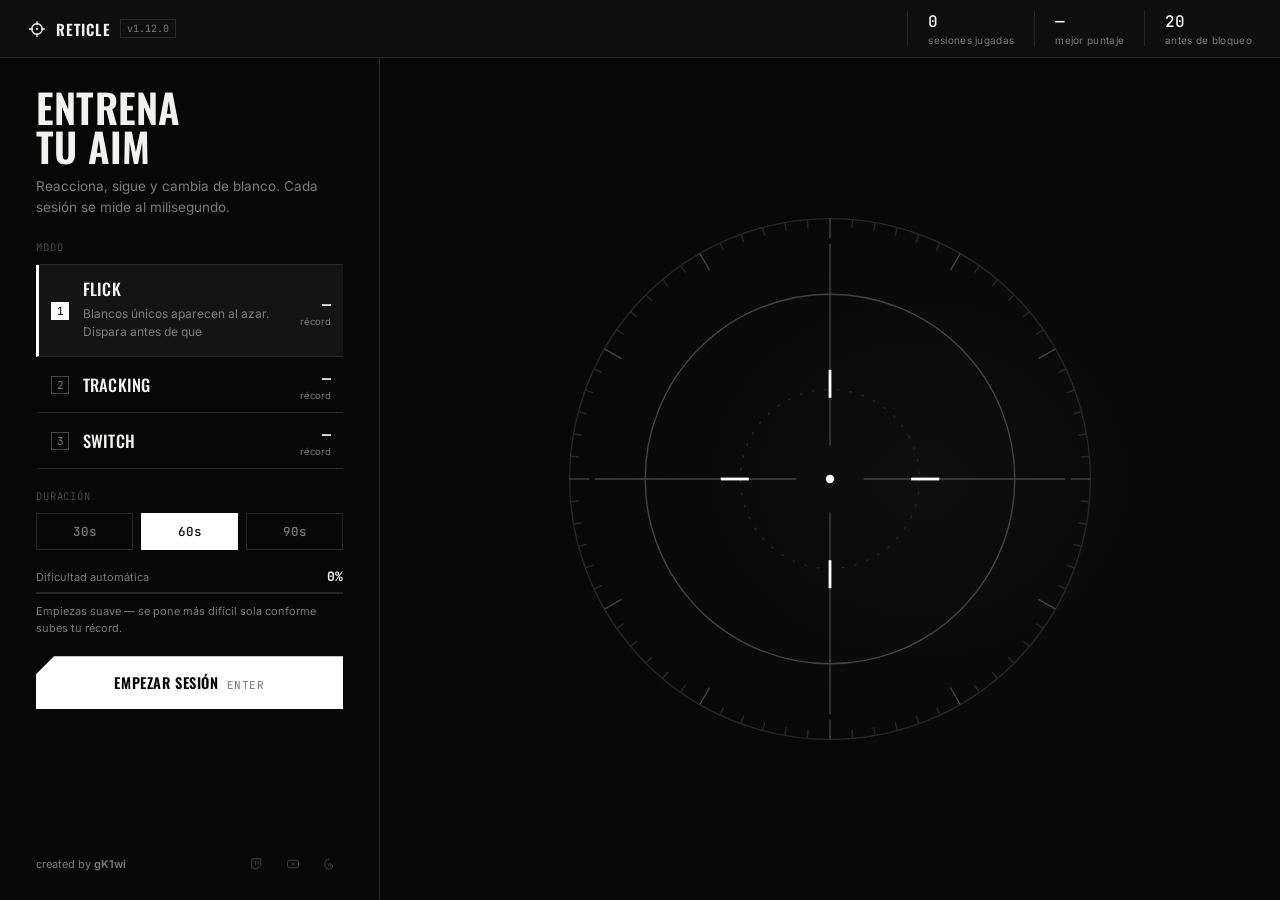
<file: reticle/index.html>
<!DOCTYPE html>
<html lang="es">
<head>
<meta charset="UTF-8">
<meta name="viewport" content="width=device-width, initial-scale=1.0, maximum-scale=1.0, user-scalable=no">
<meta name="theme-color" content="#070707">
<link rel="manifest" href="manifest.json">
<link rel="icon" href="icon-192.png">
<link rel="apple-touch-icon" href="icon-192.png">
<title>Reticle</title>
<link rel="preconnect" href="https://fonts.googleapis.com">
<link rel="preconnect" href="https://fonts.gstatic.com" crossorigin>
<link href="https://fonts.googleapis.com/css2?family=JetBrains+Mono:wght@400;500;700&family=Inter:wght@400;500;600&family=Oswald:wght@400;500;600;700&display=swap" rel="stylesheet">
<style>
  :root{
    /* Neutral scale only — black through white. The single live accent is
       white itself (score, selection, the primary action); the only hue in
       the whole app is --error, reserved for misses and the session lockout,
       the two moments that actually are a fault or a hard stop. */
    --bg:#070707;
    --bg-alt:#0e0e0f;
    --surface:#141415;
    --surface-2:#1c1c1e;
    --line:#262628;
    --line-strong:#434346;
    --text:#f2f2f0;
    --text-soft:#c7c7c5;
    --text-dim:#7c7c7f;
    --text-faint:#47474a;
    --accent:#ffffff;
    --accent-soft:#1c1c1e;
    --error:#ef4444;
    --error-soft:#231414;
    /* Display: condensed, signage-weight — carries the "instrument" tone.
       Body: a plain sans that disappears. Data: mono, numbers only. */
    --font-display:'Oswald', 'Arial Narrow', sans-serif;
    --font-body:'Inter', system-ui, -apple-system, sans-serif;
    --font-mono:'JetBrains Mono', monospace;
    --cut:14px; /* the one shape language: a single corner sheared off */
  }
  @media (prefers-reduced-motion: reduce){
    *{ animation-duration:0.001ms !important; animation-iteration-count:1 !important; transition-duration:0.001ms !important; }
  }
  *{box-sizing:border-box; margin:0; padding:0;}
  html,body{
    height:100%;
    background:var(--bg);
    color:var(--text);
    font-family:var(--font-body);
    overflow:hidden;
    -webkit-font-smoothing:antialiased;
    /* No text selection anywhere in the app — this only affects the
       browser's selection/highlight behavior, not click/pointer events,
       so every button keeps working exactly as before. */
    -webkit-user-select:none;
    -moz-user-select:none;
    -ms-user-select:none;
    user-select:none;
    -webkit-tap-highlight-color:transparent;
  }
  #app{position:relative; width:100vw; height:100vh; height:100dvh;}
  .screen{
    position:absolute; inset:0;
    display:none;
  }
  .screen.active{display:flex;}

  /* ---------- panel: the one shape language, used sparingly ---------- */
  /* A single corner sheared off, instead of the decorative corner-bracket
     repeated on every card. Reserved for results/locked — the two moments
     that interrupt the session — so it still reads as a signal, not wallpaper. */
  .panel{
    position:relative;
    background:var(--surface);
    border:1px solid var(--line);
    clip-path:polygon(var(--cut) 0, 100% 0, 100% 100%, 0 100%, 0 var(--cut));
  }
  .panel::before{
    content:'';
    position:absolute; top:var(--cut); left:0;
    width:calc(var(--cut) * 1.4143); height:2px; /* half of it sits under the clip, 1px stays visible */
    background:var(--line-strong);
    transform:rotate(-45deg); transform-origin:0 0;
    pointer-events:none;
  }

  /* ---------- STATUS RAIL (shared language with the in-game HUD) ---------- */
  .status-rail{
    display:flex; align-items:center; justify-content:space-between;
    padding:0 28px;
    height:58px;
    flex:none;
    border-bottom:1px solid var(--line);
    background:var(--bg-alt);
  }
  .brand{ display:flex; align-items:center; gap:10px; }
  .brand-mark{ width:18px; height:18px; flex:none; color:var(--text); }
  .brand-name{
    font-family:var(--font-display); font-weight:600; font-size:15px;
    letter-spacing:.05em; color:var(--text);
  }
  .version-badge{
    font-family:var(--font-mono); font-size:10px; color:var(--text-dim);
    border:1px solid var(--line); padding:2px 6px;
  }
  .rail-stats{ display:flex; align-items:stretch; gap:0; }
  .rail-stat{
    display:flex; flex-direction:column-reverse; gap:2px;
    padding:0 20px;
    border-left:1px solid var(--line);
    justify-content:center;
  }
  .rail-stat:last-child{ padding-right:0; }
  .rail-stat span{ font-size:10px; letter-spacing:.03em; color:var(--text-dim); }
  .rail-stat b{ font-family:var(--font-mono); font-size:16px; font-weight:500; color:var(--text); }

  /* ---------- MENU SCREEN ---------- */
  #menu{ flex-direction:column; background:var(--bg); }
  .menu-body{
    flex:1; min-height:0;
    display:grid;
    grid-template-columns:minmax(300px,380px) 1fr;
  }

  /* -- left rail: the controls -- */
  .menu-controls{
    display:flex; flex-direction:column;
    padding:30px 36px 22px;
    border-right:1px solid var(--line);
    overflow-y:auto;
  }
  .menu-controls h1{
    font-family:var(--font-display); font-weight:600;
    font-size:clamp(30px,3.4vw,40px);
    line-height:0.98;
    letter-spacing:.005em;
    text-transform:uppercase;
    margin-bottom:10px;
  }
  .menu-controls .tagline{
    color:var(--text-dim); font-size:13.5px; line-height:1.55;
    max-width:36ch; margin-bottom:22px;
  }

  .section-label{
    font-family:var(--font-mono); font-size:10.5px; letter-spacing:.08em;
    color:var(--text-faint); margin-bottom:10px;
  }

  .mode-list{ border-top:1px solid var(--line); margin-bottom:20px; }
  .mode-row{
    width:100%; text-align:left; font:inherit; color:inherit; background:none;
    border-top:none; border-right:none;
    display:flex; align-items:center; gap:14px;
    padding:11px 12px;
    border-bottom:1px solid var(--line);
    border-left:3px solid transparent;
    cursor:pointer;
    transition:border-color .12s ease, background .12s ease;
  }
  .mode-row:hover{ background:var(--surface); }
  .mode-row.selected{ border-left-color:var(--accent); background:var(--surface); }
  .mode-key{
    font-family:var(--font-mono); font-size:11px; color:var(--text-dim);
    width:18px; height:18px; flex:none;
    border:1px solid var(--line-strong);
    display:flex; align-items:center; justify-content:center;
  }
  .mode-row.selected .mode-key{ color:var(--bg); background:var(--accent); border-color:var(--accent); }
  .mode-body{ flex:1; min-width:0; }
  .mode-name{
    display:block;
    font-family:var(--font-display); font-weight:500; font-size:16.5px;
    letter-spacing:.01em; text-transform:uppercase;
  }
  .mode-desc{
    display:block;
    font-size:12px; color:var(--text-dim); line-height:1.5;
    max-width:34ch;
    max-height:0; overflow:hidden; opacity:0;
    transition:max-height .15s ease, opacity .15s ease, margin-top .15s ease;
  }
  .mode-row:hover .mode-desc, .mode-row:focus-visible .mode-desc, .mode-row.selected .mode-desc{
    max-height:40px; opacity:1; margin-top:4px;
  }
  .mode-best{ text-align:right; flex:none; }
  .mode-best b{ font-family:var(--font-mono); font-size:15px; color:var(--text); }
  .mode-best span{ display:block; font-size:9.5px; color:var(--text-dim); margin-top:1px; }

  .config-row{ display:flex; gap:8px; margin-bottom:18px; }
  .pill{
    flex:1; text-align:center;
    padding:9px 6px;
    font-family:var(--font-mono); font-size:12.5px; font-weight:500;
    color:var(--text-dim);
    border:1px solid var(--line);
    background:transparent;
    cursor:pointer;
    transition:all .12s ease;
  }
  .pill:hover{ border-color:var(--line-strong); color:var(--text); }
  .pill.active{ color:var(--bg); background:var(--accent); border-color:var(--accent); }

  .diff-line{ margin-bottom:20px; }
  .diff-line-head{ display:flex; justify-content:space-between; align-items:baseline; margin-bottom:7px; }
  .diff-line-head span{ font-size:11px; color:var(--text-dim); }
  .diff-line-head b{ font-family:var(--font-mono); font-size:13px; color:var(--text); }
  .diff-track{ height:2px; background:var(--line); }
  .diff-fill{ height:100%; width:0%; background:var(--accent); transition:width .3s ease; }
  .diff-note{ font-size:11px; color:var(--text-dim); margin-top:9px; min-height:14px; line-height:1.5; }

  .start-btn{
    width:100%;
    padding:16px;
    background:var(--accent);
    color:var(--bg);
    border:none;
    font-family:var(--font-display);
    font-weight:600;
    font-size:14.5px;
    letter-spacing:.04em;
    text-transform:uppercase;
    cursor:pointer;
    clip-path:polygon(18px 0, 100% 0, 100% 100%, 0 100%, 0 18px);
    transition:transform .08s ease, background .15s ease;
  }
  .start-btn:hover{ background:var(--text-soft); }
  .start-btn:active{ transform:scale(0.99); }
  .start-btn .key-hint{
    font-family:var(--font-mono); font-weight:400; font-size:11px;
    opacity:.55; margin-left:8px;
  }

  .menu-footer{
    margin-top:auto; padding-top:18px;
    display:flex; align-items:center; justify-content:space-between;
  }
  .credit{ font-size:11px; color:var(--text-dim); }
  .credit b{ color:var(--text-dim); font-weight:600; }
  .social-row{ display:flex; gap:8px; }
  .social-icon{
    display:flex; align-items:center; justify-content:center;
    width:28px; height:28px;
    color:var(--text-faint);
    transition:color .15s ease;
  }
  .social-icon svg{ width:14px; height:14px; }
  .social-icon:hover{ color:var(--text); }

  /* -- right pane: the one bold moment -- */
  .menu-hero{
    position:relative;
    display:flex; align-items:center; justify-content:center;
    overflow:hidden;
    background:
      radial-gradient(ellipse 60% 55% at 60% 50%, rgba(255,255,255,0.03), transparent 70%),
      var(--bg);
  }
  .hero-reticle{ width:min(62vw, 560px); height:min(62vw, 560px); }
  .hero-reticle .ring-outer{ animation:heroSpin 90s linear infinite; transform-origin:center; }
  .hero-reticle .ring-outer{ transform-origin:200px 200px; }
  .hero-reticle .hr-line{ stroke:var(--line-strong); stroke-width:1; }
  .hero-reticle .hr-faint{ stroke:var(--line); stroke-width:1; }
  .hero-reticle .hr-bright{ stroke:var(--accent); stroke-width:2; }
  .hero-reticle .hr-dot{ fill:var(--accent); }
  @keyframes heroSpin{ to{ transform:rotate(360deg); } }

  button:focus-visible, a:focus-visible{ outline:1.5px solid var(--accent); outline-offset:2px; }

  @media (max-width: 900px){
    .menu-body{ grid-template-columns:1fr; }
    .menu-hero{ display:none; }
    .menu-controls{ border-right:none; padding:28px 22px; }
  }
  @media (max-width: 560px){
    .status-rail{ padding:0 16px; }
    .version-badge{ display:none; }
    /* Three bare numbers with no labels say nothing, so keep just the one
       that changes what you do next: sessions left before the lockout. */
    .rail-stat:nth-child(-n+2){ display:none; }
    .rail-stat{ padding:0 0 0 14px; }
  }
  @media (hover: none){
    .start-btn .key-hint{ display:none; }
  }

  /* ---------- GAME SCREEN ---------- */
  #game{
    flex-direction:column;
    background:var(--bg);
  }
  #hud{
    display:flex; align-items:center; justify-content:space-between;
    padding:0 22px;
    height:58px;
    border-bottom:1px solid var(--line);
    background:var(--bg-alt);
    flex:none;
    z-index:5;
  }
  .hud-group{ display:flex; align-items:stretch; }
  .hud-item{
    display:flex; flex-direction:column-reverse; gap:2px;
    padding:0 20px;
    border-left:1px solid var(--line);
    justify-content:center;
  }
  .hud-item:first-child{ border-left:none; padding-left:0; }
  .hud-item span{font-size:10px; letter-spacing:.03em; color:var(--text-dim);}
  .hud-item b{font-family:var(--font-mono); font-weight:500; font-size:17px; display:inline-block;}
  #hud-timer b{color:var(--text-soft);}
  #hud-score b{color:var(--accent);}
  /* One-shot pulse for discrete HUD jumps (e.g. misses +1). Triggered by
     toggling this class on change only — runs on the compositor, costs
     nothing on the frames where the value doesn't change. The only red in
     the HUD: a miss is the one event here worth flagging as a fault. */
  .hud-item b.pulse{ animation: hudPulse .3s ease; }
  @keyframes hudPulse{
    0%{ color:var(--error); transform:scale(1.22); }
    100%{ color:inherit; transform:scale(1); }
  }
  .exit-btn{
    background:none; border:1px solid var(--line); color:var(--text-dim);
    font-family:var(--font-body); font-size:12px; padding:8px 14px; cursor:pointer;
  }
  .exit-btn:hover{ color:var(--text); border-color:var(--text-dim); }
  #canvasWrap{ position:relative; flex:1; overflow:hidden; cursor:crosshair;}
  #gameCanvas{ position:absolute; inset:0; display:block; }
  #countdown{
    position:absolute; inset:0; display:flex; align-items:center; justify-content:center;
    background:rgba(7,7,7,0.88);
    z-index:10;
  }
  #countdown.hidden{display:none;}
  .countdown-ring{
    width:150px; height:150px; border-radius:50%;
    border:1px solid var(--line-strong);
    display:flex; align-items:center; justify-content:center;
  }
  #countdown b{ font-family:var(--font-display); font-weight:500; font-size:72px; color:var(--text); }

  /* ---------- RESULTS / LOCKED SCREENS ---------- */
  #results, #locked{
    align-items:center; justify-content:center;
    background:var(--bg);
  }
  .results-panel{
    width:min(480px, 90vw);
    padding:34px 36px;
  }
  /* The lockout is the one hard stop in the app outside of a miss, so it's
     the other place --error earns its keep: the tag, the corner cut's hairline
     and the countdown itself, nothing else on the panel. */
  .locked-panel{ text-align:center; margin:auto; border-color:var(--error-soft); }
  .locked-panel::before{ background:var(--error); }
  .locked-panel .tag{ color:var(--error); }
  .locked-panel p{ color:var(--text-dim); font-size:13.5px; line-height:1.6; margin-bottom:22px; }
  .locked-panel .result-stat.full{ justify-content:center; }
  .locked-panel .result-stat.full > div{ text-align:center; }
  .locked-panel .result-stat.full b{ font-size:32px; color:var(--error); }
  .tag{
    font-family:var(--font-mono); font-size:11px; color:var(--text-dim); letter-spacing:.06em; margin-bottom:8px;
  }
  .results-panel h2{
    font-family:var(--font-display); font-weight:600; font-size:24px;
    text-transform:uppercase; letter-spacing:.01em; margin-bottom:20px;
  }
  .record-banner{
    display:none;
    align-items:center; gap:10px;
    background:var(--accent-soft);
    border:1px solid var(--accent);
    color:var(--accent);
    padding:10px 14px;
    font-size:12.5px; font-weight:600;
    margin-bottom:18px;
  }
  .record-banner.show{display:flex;}
  .banner-icon{ width:15px; height:15px; flex:none; }
  /* Difficulty unlocked is good news, not a warning — same neutral/white
     treatment as a new record, just a hair dimmer so the record banner
     still reads as the headline when both show at once. */
  .record-banner.warn{ border-color:var(--line-strong); color:var(--text-soft); background:var(--surface-2); }
  /* A spec sheet, not a grid of cards: one bordered group, hairlines only
     between cells instead of four separately-boxed tiles. */
  .results-grid{
    display:grid; grid-template-columns:1fr 1fr;
    border:1px solid var(--line);
    margin-bottom:24px;
  }
  .result-stat{
    padding:13px 15px;
    border-right:1px solid var(--line);
    border-top:1px solid var(--line);
  }
  .result-stat:nth-child(-n+2){ border-top:none; }
  .result-stat:nth-child(2n){ border-right:none; }
  .result-stat span{font-size:10.5px; color:var(--text-dim); display:block; margin-bottom:5px;}
  .result-stat b{font-family:var(--font-mono); font-weight:500; font-size:21px;}
  .result-stat.full{grid-column:1 / -1; display:flex; justify-content:space-between; align-items:center; border-right:none;}
  .result-stat.full b{font-size:30px; color:var(--accent);}
  .result-stat.full .vs{font-size:11px; color:var(--text-dim); text-align:right;}
  .result-stat.full .vs b{font-size:15px; color:var(--text); display:block; margin-top:2px;}
  .results-actions{display:flex; gap:10px;}
  .results-actions button{
    flex:1; padding:13px;
    font-family:var(--font-display); font-weight:500; font-size:13px;
    letter-spacing:.03em; text-transform:uppercase;
    cursor:pointer; border:1px solid var(--line); background:none; color:var(--text);
  }
  .results-actions .retry{
    background:var(--accent); color:var(--bg); border-color:var(--accent);
    clip-path:polygon(12px 0, 100% 0, 100% 100%, 0 100%, 0 12px);
  }
  .results-actions button:hover{ border-color:var(--line-strong); }
  .results-actions .retry:hover{ background:var(--text-soft); border-color:var(--text-soft); }
</style>
</head>
<body>
<div id="app">

  <!-- MENU -->
  <section id="menu" class="screen active">
    <header class="status-rail">
      <div class="brand">
        <svg class="brand-mark" viewBox="0 0 24 24" fill="none" stroke="currentColor" stroke-width="1.8" aria-hidden="true"><circle cx="12" cy="12" r="7"/><path d="M12 1.5v5M12 17.5v5M1.5 12h5M17.5 12h5"/><circle cx="12" cy="12" r="1.4" fill="currentColor" stroke="none"/></svg>
        <div class="brand-name">RETICLE</div>
        <div class="version-badge" id="versionBadge">v1.12.0</div>
      </div>
      <div class="rail-stats">
        <div class="rail-stat"><span>sesiones jugadas</span><b id="statTotalSessions">0</b></div>
        <div class="rail-stat"><span>mejor puntaje</span><b id="statBestOverall">—</b></div>
        <div class="rail-stat"><span>antes de bloqueo</span><b id="statSessionsLeft">20</b></div>
      </div>
    </header>

    <div class="menu-body">
      <div class="menu-controls">
        <h1>Entrena<br>tu aim</h1>
        <p class="tagline">Reacciona, sigue y cambia de blanco. Cada sesión se mide al milisegundo.</p>

        <div class="section-label">MODO</div>
        <div class="mode-list" id="modeList">
          <button type="button" class="mode-row selected" data-mode="flick">
            <span class="mode-key">1</span>
            <span class="mode-body"><span class="mode-name">Flick</span><span class="mode-desc">Blancos únicos aparecen al azar. Dispara antes de que desaparezcan.</span></span>
            <span class="mode-best"><b id="best-flick">—</b><span>récord</span></span>
          </button>
          <button type="button" class="mode-row" data-mode="tracking">
            <span class="mode-key">2</span>
            <span class="mode-body"><span class="mode-name">Tracking</span><span class="mode-desc">Un blanco se mueve sin parar. Mantén el cursor sobre él.</span></span>
            <span class="mode-best"><b id="best-tracking">—</b><span>récord</span></span>
          </button>
          <button type="button" class="mode-row" data-mode="switch">
            <span class="mode-key">3</span>
            <span class="mode-body"><span class="mode-name">Switch</span><span class="mode-desc">Varios blancos a la vez. Elimínalos antes de la siguiente oleada.</span></span>
            <span class="mode-best"><b id="best-switch">—</b><span>récord</span></span>
          </button>
        </div>

        <div class="section-label">DURACIÓN</div>
        <div class="config-row" id="durationGroup">
          <button type="button" class="pill" data-dur="30">30s</button>
          <button type="button" class="pill active" data-dur="60">60s</button>
          <button type="button" class="pill" data-dur="90">90s</button>
        </div>

        <div class="diff-line">
          <div class="diff-line-head"><span>Dificultad automática</span><b id="diffPct">0%</b></div>
          <div class="diff-track"><div class="diff-fill" id="diffBarFill"></div></div>
          <div class="diff-note" id="diffNote"></div>
        </div>

        <button type="button" class="start-btn" id="startBtn">Empezar sesión<span class="key-hint">Enter</span></button>

        <div class="menu-footer">
          <div class="credit">created by <b>gK1wi</b></div>
          <div class="social-row">
            <a class="social-icon" href="https://www.twitch.tv/gk1wi" target="_blank" rel="noopener noreferrer" aria-label="Twitch" title="Twitch">
              <svg viewBox="0 0 24 24" fill="none" xmlns="http://www.w3.org/2000/svg"><path d="M4 3L3 6.5V19h5v2.5L10.5 19H14l4.5-4.5V3H4z" stroke="currentColor" stroke-width="1.6" stroke-linejoin="round"/><path d="M14 7.5v5M9.5 7.5v5" stroke="currentColor" stroke-width="1.6" stroke-linecap="round"/></svg>
            </a>
            <a class="social-icon" href="https://m.youtube.com/@gk1wi" target="_blank" rel="noopener noreferrer" aria-label="YouTube" title="YouTube">
              <svg viewBox="0 0 24 24" fill="none" xmlns="http://www.w3.org/2000/svg"><rect x="2.5" y="5.5" width="19" height="13" rx="4" stroke="currentColor" stroke-width="1.6"/><path d="M10.5 9.5l5 2.5-5 2.5v-5z" fill="currentColor"/></svg>
            </a>
            <a class="social-icon" href="https://www.threads.com/@gk1wi" target="_blank" rel="noopener noreferrer" aria-label="Threads" title="Threads">
              <svg viewBox="0 0 24 24" fill="none" xmlns="http://www.w3.org/2000/svg"><path d="M12 3.5c-4.5 0-7 2.7-7 8.5s2.5 8.5 7 8.5c3.8 0 6-1.8 6-4.8 0-2.3-1.5-3.6-4-3.8-2 0-3.2.8-3.2 2.1 0 1 .8 1.6 2 1.6 1 0 1.7-.4 2-1.1" stroke="currentColor" stroke-width="1.6" stroke-linecap="round" stroke-linejoin="round"/></svg>
            </a>
          </div>
        </div>
      </div>

      <div class="menu-hero">
      <svg class="hero-reticle" viewBox="0 0 400 400" fill="none" aria-hidden="true" focusable="false">
        <g class="ring-outer">
          <circle class="hr-faint" cx="200" cy="200" r="186"/>
          <g class="hr-faint"><line x1="216.21" y1="14.71" x2="215.69" y2="20.68"/><line x1="232.30" y1="16.83" x2="231.26" y2="22.73"/><line x1="248.14" y1="20.34" x2="246.59" y2="26.13"/><line x1="263.62" y1="25.22" x2="261.56" y2="30.86"/><line x1="278.61" y1="31.43" x2="276.07" y2="36.86"/><line x1="306.69" y1="47.64" x2="303.24" y2="52.55"/><line x1="319.56" y1="57.52" x2="315.70" y2="62.11"/><line x1="331.52" y1="68.48" x2="327.28" y2="72.72"/><line x1="342.48" y1="80.44" x2="337.89" y2="84.30"/><line x1="352.36" y1="93.31" x2="347.45" y2="96.76"/><line x1="368.57" y1="121.39" x2="363.14" y2="123.93"/><line x1="374.78" y1="136.38" x2="369.14" y2="138.44"/><line x1="379.66" y1="151.86" x2="373.87" y2="153.41"/><line x1="383.17" y1="167.70" x2="377.27" y2="168.74"/><line x1="385.29" y1="183.79" x2="379.32" y2="184.31"/><line x1="385.29" y1="216.21" x2="379.32" y2="215.69"/><line x1="383.17" y1="232.30" x2="377.27" y2="231.26"/><line x1="379.66" y1="248.14" x2="373.87" y2="246.59"/><line x1="374.78" y1="263.62" x2="369.14" y2="261.56"/><line x1="368.57" y1="278.61" x2="363.14" y2="276.07"/><line x1="352.36" y1="306.69" x2="347.45" y2="303.24"/><line x1="342.48" y1="319.56" x2="337.89" y2="315.70"/><line x1="331.52" y1="331.52" x2="327.28" y2="327.28"/><line x1="319.56" y1="342.48" x2="315.70" y2="337.89"/><line x1="306.69" y1="352.36" x2="303.24" y2="347.45"/><line x1="278.61" y1="368.57" x2="276.07" y2="363.14"/><line x1="263.62" y1="374.78" x2="261.56" y2="369.14"/><line x1="248.14" y1="379.66" x2="246.59" y2="373.87"/><line x1="232.30" y1="383.17" x2="231.26" y2="377.27"/><line x1="216.21" y1="385.29" x2="215.69" y2="379.32"/><line x1="183.79" y1="385.29" x2="184.31" y2="379.32"/><line x1="167.70" y1="383.17" x2="168.74" y2="377.27"/><line x1="151.86" y1="379.66" x2="153.41" y2="373.87"/><line x1="136.38" y1="374.78" x2="138.44" y2="369.14"/><line x1="121.39" y1="368.57" x2="123.93" y2="363.14"/><line x1="93.31" y1="352.36" x2="96.76" y2="347.45"/><line x1="80.44" y1="342.48" x2="84.30" y2="337.89"/><line x1="68.48" y1="331.52" x2="72.72" y2="327.28"/><line x1="57.52" y1="319.56" x2="62.11" y2="315.70"/><line x1="47.64" y1="306.69" x2="52.55" y2="303.24"/><line x1="31.43" y1="278.61" x2="36.86" y2="276.07"/><line x1="25.22" y1="263.62" x2="30.86" y2="261.56"/><line x1="20.34" y1="248.14" x2="26.13" y2="246.59"/><line x1="16.83" y1="232.30" x2="22.73" y2="231.26"/><line x1="14.71" y1="216.21" x2="20.68" y2="215.69"/><line x1="14.71" y1="183.79" x2="20.68" y2="184.31"/><line x1="16.83" y1="167.70" x2="22.73" y2="168.74"/><line x1="20.34" y1="151.86" x2="26.13" y2="153.41"/><line x1="25.22" y1="136.38" x2="30.86" y2="138.44"/><line x1="31.43" y1="121.39" x2="36.86" y2="123.93"/><line x1="47.64" y1="93.31" x2="52.55" y2="96.76"/><line x1="57.52" y1="80.44" x2="62.11" y2="84.30"/><line x1="68.48" y1="68.48" x2="72.72" y2="72.72"/><line x1="80.44" y1="57.52" x2="84.30" y2="62.11"/><line x1="93.31" y1="47.64" x2="96.76" y2="52.55"/><line x1="121.39" y1="31.43" x2="123.93" y2="36.86"/><line x1="136.38" y1="25.22" x2="138.44" y2="30.86"/><line x1="151.86" y1="20.34" x2="153.41" y2="26.13"/><line x1="167.70" y1="16.83" x2="168.74" y2="22.73"/><line x1="183.79" y1="14.71" x2="184.31" y2="20.68"/></g>
          <g class="hr-line"><line x1="200.00" y1="14.00" x2="200.00" y2="28.00"/><line x1="293.00" y1="38.92" x2="286.00" y2="51.04"/><line x1="361.08" y1="107.00" x2="348.96" y2="114.00"/><line x1="386.00" y1="200.00" x2="372.00" y2="200.00"/><line x1="361.08" y1="293.00" x2="348.96" y2="286.00"/><line x1="293.00" y1="361.08" x2="286.00" y2="348.96"/><line x1="200.00" y1="386.00" x2="200.00" y2="372.00"/><line x1="107.00" y1="361.08" x2="114.00" y2="348.96"/><line x1="38.92" y1="293.00" x2="51.04" y2="286.00"/><line x1="14.00" y1="200.00" x2="28.00" y2="200.00"/><line x1="38.92" y1="107.00" x2="51.04" y2="114.00"/><line x1="107.00" y1="38.92" x2="114.00" y2="51.04"/></g>
        </g>
        <circle class="hr-line" cx="200" cy="200" r="132"/>
        <circle class="hr-faint" cx="200" cy="200" r="64" stroke-dasharray="2 7"/>
        <line class="hr-line" x1="200" y1="32" x2="200" y2="176"/><line class="hr-line" x1="200" y1="224" x2="200" y2="368"/><line class="hr-line" x1="32" y1="200" x2="176" y2="200"/><line class="hr-line" x1="224" y1="200" x2="368" y2="200"/>
        <line class="hr-bright" x1="200" y1="122" x2="200" y2="142"/><line class="hr-bright" x1="200" y1="258" x2="200" y2="278"/><line class="hr-bright" x1="122" y1="200" x2="142" y2="200"/><line class="hr-bright" x1="258" y1="200" x2="278" y2="200"/>
        <circle class="hr-dot" cx="200" cy="200" r="3"/>
      </svg>
      </div>
    </div>
  </section>

  <!-- GAME -->
  <section id="game" class="screen">
    <div id="hud">
      <div class="hud-group">
        <div class="hud-item" id="hud-timer"><span>tiempo</span><b>60.0</b></div>
        <div class="hud-item" id="hud-score"><span>puntaje</span><b>0</b></div>
        <div class="hud-item"><span>aciertos</span><b id="hud-hits">0</b></div>
        <div class="hud-item"><span>fallos</span><b id="hud-miss">0</b></div>
        <div class="hud-item"><span>precisión</span><b id="hud-acc">100%</b></div>
      </div>
      <button class="exit-btn" id="exitBtn">Salir</button>
    </div>
    <div id="canvasWrap">
      <canvas id="gameCanvas"></canvas>
      <div id="countdown" class="hidden"><div class="countdown-ring"><b id="countdownNum">3</b></div></div>
    </div>
  </section>

  <!-- RESULTS -->
  <section id="results" class="screen">
    <div class="results-panel panel">
      <div class="tag" id="resultsMode">FLICK</div>
      <h2>Sesión terminada</h2>
      <div class="record-banner" id="recordBanner">★ Nuevo récord en este modo</div>
      <div class="record-banner warn" id="unlockBanner">
        <svg class="banner-icon" viewBox="0 0 24 24" fill="none" xmlns="http://www.w3.org/2000/svg" aria-hidden="true"><rect x="5" y="11" width="14" height="9" rx="1.5" stroke="currentColor" stroke-width="1.6"/><path d="M8 11V7a4 4 0 0 1 7.6-2" stroke="currentColor" stroke-width="1.6" stroke-linecap="round"/></svg>
        <span id="unlockBannerText">Nivel desbloqueado</span>
      </div>
      <div class="results-grid">
        <div class="result-stat"><span>aciertos / fallos</span><b id="resHits">0 / 0</b></div>
        <div class="result-stat"><span>precisión</span><b id="resAcc">0%</b></div>
        <div class="result-stat"><span>reacción media</span><b id="resReact">—</b></div>
        <div class="result-stat"><span>racha máxima</span><b id="resStreak">0</b></div>
        <div class="result-stat full">
          <div><span>puntaje de la sesión</span><b id="resScore">0</b></div>
          <div class="vs">tu récord<b id="resBest">0</b></div>
        </div>
      </div>
      <div class="results-actions">
        <button class="retry" id="retryBtn">Repetir</button>
        <button id="menuBtn">Menú</button>
      </div>
    </div>
  </section>

  <!-- LOCKED -->
  <section id="locked" class="screen">
    <div class="results-panel panel locked-panel">
      <div class="tag">LÍMITE ALCANZADO</div>
      <h2>Sesiones bloqueadas</h2>
      <p>
        Llegaste a 20 sesiones. Se bloquea el inicio de nuevas sesiones por 8 horas, sin importar el modo.
      </p>
      <div class="result-stat full">
        <div>
          <span>se desbloquea en</span>
          <b id="lockTimer">08:00:00</b>
        </div>
      </div>
    </div>
  </section>

</div>

<script>
(() => {
  "use strict";

  /* ============ persistence ============ */
  const STORAGE_KEY = "reticle_aimtrainer_v2";
  function loadData(){
    try{
      const raw = localStorage.getItem(STORAGE_KEY);
      if(!raw) return { modes:{}, totalSessions:0, lockCount:0, lockUntil:0 };
      const parsed = JSON.parse(raw);
      if(!parsed.modes) parsed.modes = {};
      if(typeof parsed.totalSessions !== "number") parsed.totalSessions = 0;
      if(typeof parsed.lockCount !== "number") parsed.lockCount = 0;
      if(typeof parsed.lockUntil !== "number") parsed.lockUntil = 0;
      return parsed;
    }catch(e){ return { modes:{}, totalSessions:0, lockCount:0, lockUntil:0 }; }
  }
  function saveData(data){
    try{ localStorage.setItem(STORAGE_KEY, JSON.stringify(data)); }catch(e){ /* storage unavailable */ }
  }
  let store = loadData();

  /* ============ session lock ============ */
  // Every click on "Empezar sesión" (or "Repetir") counts toward this,
  // regardless of mode (flick/tracking/switch) or duration. On reaching
  // the limit, the app locks new sessions for 8 hours — enforced client-side
  // via a timestamp in localStorage, so it survives reloads and holds even
  // if the tab is closed and reopened later.
  const SESSION_LIMIT = 20;
  const LOCK_DURATION_MS = 8 * 60 * 60 * 1000; // 8 hours
  let lockIv = null;

  function isLocked(){ return store.lockUntil > Date.now(); }
  function lockRemainingMs(){ return Math.max(0, store.lockUntil - Date.now()); }

  // Resets the counter once a previously-set lock has expired. Safe to call
  // often — it's a no-op unless store.lockUntil is in the past.
  function checkLockExpiry(){
    if(store.lockUntil && Date.now() >= store.lockUntil){
      store.lockUntil = 0;
      store.lockCount = 0;
      saveData(store);
    }
  }

  function formatDuration(ms){
    const totalSec = Math.max(0, Math.ceil(ms/1000));
    const h = Math.floor(totalSec/3600);
    const m = Math.floor((totalSec%3600)/60);
    const s = totalSec%60;
    return [h,m,s].map(n => String(n).padStart(2,"0")).join(":");
  }

  function updateLockTimer(){
    checkLockExpiry();
    if(!isLocked()){
      if(lockIv){ clearInterval(lockIv); lockIv = null; }
      showScreen("menu");
      refreshMenuStats();
      return;
    }
    document.getElementById("lockTimer").textContent = formatDuration(lockRemainingMs());
  }

  function showLockScreen(){
    showScreen("locked");
    updateLockTimer();
    if(lockIv) clearInterval(lockIv);
    lockIv = setInterval(updateLockTimer, 1000);
  }

  function modeKey(mode, dur){ return mode + "_" + dur; }
  function getBest(mode, dur){
    const k = modeKey(mode,dur);
    return store.modes[k] ? store.modes[k].best : null;
  }
  function recordSession(mode, dur, score){
    const k = modeKey(mode,dur);
    if(!store.modes[k]) store.modes[k] = { best:0, plays:0 };
    store.modes[k].plays += 1;
    const isRecord = score > store.modes[k].best;
    if(isRecord) store.modes[k].best = score;
    store.totalSessions += 1;
    saveData(store);
    return isRecord;
  }
  function overallBest(){
    let best = null;
    for(const k in store.modes){
      if(best === null || store.modes[k].best > best) best = store.modes[k].best;
    }
    return best;
  }

  /* ============ difficulty with a real, human ceiling ============ */
  // 100% is no longer an unreachable asymptote — it's pinned to a documented
  // elite esports reaction pace (~180ms average, the fastest group measured
  // across studies: reactiontimetests.org / IJES pro-gamer research). We work
  // out what score that pace would produce over a full session, and that
  // fixed number IS the 100% mark. Once your record reaches it, difficulty
  // simply stops climbing — you can still keep improving your score for fun,
  // it just won't get any harder than a real pro's ceiling.
  const ELITE_REACTION_MS = 180;

  // Flick/Switch: at ELITE_REACTION_MS pace, hitting near-back-to-back with a
  // realistic ~95% accuracy over 60s works out to roughly this many points
  // (see README for the full derivation). Switch reuses the same figure —
  // both modes are single/near-instant reaction hits at heart.
  //
  // Tracking: 11700 = 75% on-target time sustained for 60s AGAINST THE HARDEST
  // (fastest) target — i.e. only reachable at session.preset.t = 1. Points/sec
  // scale with how hard the current session's target actually is (see
  // TRACKING_MIN_RATE below), so easy/slow targets can no longer coast this
  // close to the elite cap just by being trivially easy to stay on.
  const CAP_60S = { flick: 250000, switch: 250000, tracking: 11700 };
  const TRACKING_MIN_RATE = 0.3; // fraction of the 260pts/sec rate paid at the easiest possible target (t=0); full rate only at t=1

  function lerp(a, b, t){ return a + (b-a) * t; }

  function capScore(mode, duration){
    return CAP_60S[mode] * (duration/60);
  }
  function scoreToT(score, mode, duration){
    const cap = capScore(mode, duration);
    const ratio = Math.max(0, score) / cap;
    return Math.min(1, Math.sqrt(ratio)); // eased so early progress still feels rewarding
  }
  function difficultyT(mode, duration){
    return scoreToT(getBest(mode, duration) || 0, mode, duration);
  }
  function getPreset(mode, duration){
    const t = difficultyT(mode, duration);
    const e = DIFF_PRESETS.easy, h = DIFF_PRESETS.hard;
    return {
      radius: lerp(e.radius, h.radius, t),
      flickLifetime: lerp(e.flickLifetime, h.flickLifetime, t),
      switchCount: Math.round(lerp(e.switchCount, h.switchCount, t)),
      switchLifetime: lerp(e.switchLifetime, h.switchLifetime, t),
      trackSpeed: lerp(e.trackSpeed, h.trackSpeed, t),
      t
    };
  }

  /* ============ menu state ============ */
  let selectedMode = "flick";
  let selectedDuration = 60;

  const MODE_ORDER = ["flick", "tracking", "switch"];

  // One path for mouse and keyboard, so the 1/2/3 hints on the rows are real
  // shortcuts and not decoration.
  function selectMode(mode){
    document.querySelectorAll(".mode-row").forEach(r => r.classList.toggle("selected", r.dataset.mode === mode));
    selectedMode = mode;
    refreshMenuStats();
  }

  const modeList = document.getElementById("modeList");
  modeList.addEventListener("click", (e) => {
    const row = e.target.closest(".mode-row");
    if(row) selectMode(row.dataset.mode);
  });

  document.getElementById("durationGroup").addEventListener("click", (e) => {
    const pill = e.target.closest(".pill");
    if(!pill) return;
    document.querySelectorAll("#durationGroup .pill").forEach(p => p.classList.remove("active"));
    pill.classList.add("active");
    selectedDuration = parseInt(pill.dataset.dur, 10);
    refreshMenuStats();
  });

  function renderDiffMeter(){
    const t = difficultyT(selectedMode, selectedDuration);
    const pct = Math.round(t*100);
    document.getElementById("diffPct").textContent = pct + "%";
    document.getElementById("diffBarFill").style.width = pct + "%";
    const best = getBest(selectedMode, selectedDuration);
    const note = document.getElementById("diffNote");
    if(best === null){
      note.textContent = "Empiezas suave — se pone más difícil sola conforme subes tu récord.";
    } else if(t >= 1){
      note.textContent = "Al tope: ritmo de reacción de nivel profesional de esports (~" + ELITE_REACTION_MS + "ms). No se pone más difícil — pero tu récord (" + best + " pts) sigue pudiendo subir.";
    } else {
      note.textContent = "Sube según tu récord (" + best + " pts) en este modo. El 100% es el ritmo de un jugador profesional de esports — nunca baja.";
    }
  }

  function refreshMenuStats(){
    ["flick","tracking","switch"].forEach(m => {
      const b = getBest(m, selectedDuration);
      document.getElementById("best-"+m).textContent = b === null ? "—" : b;
    });
    document.getElementById("statTotalSessions").textContent = store.totalSessions;
    const ob = overallBest();
    document.getElementById("statBestOverall").textContent = ob === null ? "—" : ob;
    document.getElementById("statSessionsLeft").textContent = Math.max(0, SESSION_LIMIT - store.lockCount);
    renderDiffMeter();
  }
  refreshMenuStats();

  /* ============ difficulty presets ============ */
  const DIFF_PRESETS = {
    easy: { radius: 34, flickLifetime: 1300, switchCount: 3, switchLifetime: 2200, trackSpeed: 90 },
    hard: { radius: 21, flickLifetime: 250,  switchCount: 5, switchLifetime: 600,  trackSpeed: 190 },
  };

  /* ============ screens ============ */
  const screens = { menu: document.getElementById("menu"), game: document.getElementById("game"), results: document.getElementById("results"), locked: document.getElementById("locked") };
  function showScreen(name){
    Object.values(screens).forEach(s => s.classList.remove("active"));
    screens[name].classList.add("active");
  }

  /* ============ canvas setup ============ */
  const canvas = document.getElementById("gameCanvas");
  const wrap = document.getElementById("canvasWrap");
  const ctx = canvas.getContext("2d", { alpha:false });
  let dpr = Math.max(1, window.devicePixelRatio || 1);

  // Cached bounding rect of the canvas wrapper — recomputed only on
  // resize/session start, never inside a pointer event handler. Calling
  // getBoundingClientRect() on every pointermove forces a synchronous
  // layout read on the main thread, which is the single biggest source
  // of frame drops on high-refresh (144Hz+) displays.
  let wrapRect = { left: 0, top: 0 };
  function updateWrapRect(){
    wrapRect = wrap.getBoundingClientRect();
  }

  function resizeCanvas(){
    dpr = Math.max(1, window.devicePixelRatio || 1);
    const w = wrap.clientWidth, h = wrap.clientHeight;
    canvas.width = Math.round(w * dpr);
    canvas.height = Math.round(h * dpr);
    canvas.style.width = w + "px";
    canvas.style.height = h + "px";
    ctx.setTransform(dpr, 0, 0, dpr, 0, 0);
    updateWrapRect();
    buildGridBitmap(w, h);
  }
  window.addEventListener("resize", resizeCanvas);

  /* ============ background grid (prerendered) ============ */
  // The grid never changes between frames, so it's drawn once into an
  // offscreen canvas on resize and blitted with a single drawImage() per
  // frame instead of ~20-30 separate beginPath/stroke calls every frame.
  const gridCanvas = document.createElement("canvas");
  const gridCtx = gridCanvas.getContext("2d");
  function buildGridBitmap(w, h){
    gridCanvas.width = Math.round(w * dpr);
    gridCanvas.height = Math.round(h * dpr);
    gridCtx.setTransform(dpr, 0, 0, dpr, 0, 0);
    gridCtx.clearRect(0, 0, w, h);
    gridCtx.strokeStyle = "rgba(255,255,255,0.028)";
    gridCtx.lineWidth = 1;
    const grid = 40;
    gridCtx.beginPath();
    for(let x=0;x<w;x+=grid){ gridCtx.moveTo(x,0); gridCtx.lineTo(x,h); }
    for(let y=0;y<h;y+=grid){ gridCtx.moveTo(0,y); gridCtx.lineTo(w,y); }
    gridCtx.stroke();
  }

  /* ============ game state ============ */
  let session = null; // holds all per-session state
  let rafId = null;
  let countdownIv = null;

  function rand(min, max){ return Math.random() * (max-min) + min; }

  function spawnPos(radius){
    const w = wrap.clientWidth, h = wrap.clientHeight;
    const margin = radius + 10;
    return { x: rand(margin, Math.max(margin+1, w - margin)), y: rand(margin + 60, Math.max(margin+61, h - margin)) };
  }

  function startSession(){
    checkLockExpiry();
    if(isLocked()){
      showLockScreen();
      return;
    }
    store.lockCount += 1;
    if(store.lockCount >= SESSION_LIMIT){
      store.lockUntil = Date.now() + LOCK_DURATION_MS;
    }
    saveData(store);

    if(countdownIv){ clearInterval(countdownIv); countdownIv = null; }
    if(rafId){ cancelAnimationFrame(rafId); rafId = null; }
    const preset = getPreset(selectedMode, selectedDuration);
    session = {
      mode: selectedMode,
      duration: selectedDuration,
      diffPct: Math.round(preset.t*100),
      preset,
      timeLeft: selectedDuration,
      startTs: 0,
      lastTs: 0,
      hits: 0,
      misses: 0,
      streak: 0,
      maxStreak: 0,
      reactions: [],
      score: 0,
      targets: [],       // active targets
      running: false,
      trackTimeOnTarget: 0,
      trackTimeTotal: 0,
      mouse: { x: -9999, y: -9999 },
    };
    hudLast.timer = hudLast.score = hudLast.hits = hudLast.miss = hudLast.acc = null;
    updateHud();
    showScreen("game");
    resizeCanvas();
    runCountdown();
  }

  function runCountdown(){
    const el = document.getElementById("countdown");
    const num = document.getElementById("countdownNum"); // the digit lives inside a ring, so write to it, not the overlay
    el.classList.remove("hidden");
    let n = 3;
    num.textContent = n;
    countdownIv = setInterval(() => {
      n -= 1;
      if(n <= 0){
        clearInterval(countdownIv);
        countdownIv = null;
        el.classList.add("hidden");
        beginPlay();
      } else {
        num.textContent = n;
      }
    }, 550);
  }

  function beginPlay(){
    resizeCanvas();
    session.running = true;
    session.startTs = performance.now();
    session.lastTs = session.startTs;
    seedTargetsForMode();
    rafId = requestAnimationFrame(loop);
  }

  function seedTargetsForMode(){
    const p = session.preset;
    session.targets = [];
    if(session.mode === "flick"){
      spawnFlickTarget();
    } else if(session.mode === "tracking"){
      const pos = spawnPos(p.radius);
      session.targets.push({
        x: pos.x, y: pos.y, radius: p.radius,
        vx: rand(-1,1) * p.trackSpeed, vy: rand(-1,1) * p.trackSpeed,
        turnTimer: rand(0.6, 1.4)
      });
    } else if(session.mode === "switch"){
      spawnSwitchWave();
    }
  }

  function spawnFlickTarget(){
    const p = session.preset;
    const pos = spawnPos(p.radius);
    session.targets = [{
      x: pos.x, y: pos.y, radius: p.radius,
      bornAt: performance.now(), lifetime: p.flickLifetime
    }];
  }

  function spawnSwitchWave(){
    const p = session.preset;
    const targets = [];
    for(let i=0;i<p.switchCount;i++){
      const pos = spawnPos(p.radius);
      // simple separation attempt
      let tries = 0;
      while(tries < 12 && targets.some(t => Math.hypot(t.x-pos.x, t.y-pos.y) < p.radius*3)){
        const np = spawnPos(p.radius);
        pos.x = np.x; pos.y = np.y; tries++;
      }
      targets.push({ x: pos.x, y: pos.y, radius: p.radius, bornAt: performance.now(), lifetime: p.switchLifetime });
    }
    session.targets = targets;
    session.waveStart = performance.now();
  }

  /* ---------- pointer handling ---------- */
  // Right-click is disabled app-wide: no browser context menu, and it
  // never counts as a shot in-game (pointerdown fires for any button).
  document.addEventListener("contextmenu", (e) => e.preventDefault());

  wrap.addEventListener("pointermove", (e) => {
    if(!session) return;
    session.mouse.x = e.clientX - wrapRect.left;
    session.mouse.y = e.clientY - wrapRect.top;
  }, { passive:true });

  wrap.addEventListener("pointerdown", (e) => {
    if(e.button !== 0) return; // left click only
    if(!session || !session.running) return;
    if(session.mode === "tracking") return; // tracking mode: no click needed
    const x = e.clientX - wrapRect.left, y = e.clientY - wrapRect.top;
    handleClick(x, y);
  });

  function handleClick(x, y){
    let hitIndex = -1;
    let hitTarget = null;
    for(let i=0;i<session.targets.length;i++){
      const t = session.targets[i];
      if(Math.hypot(t.x - x, t.y - y) <= t.radius){ hitIndex = i; hitTarget = t; break; }
    }
    if(hitTarget){
      const reactionMs = performance.now() - hitTarget.bornAt;
      session.reactions.push(reactionMs);
      session.hits += 1;
      session.streak += 1;
      session.maxStreak = Math.max(session.maxStreak, session.streak);
      const speedPoints = Math.max(80, Math.round(1000 - reactionMs));
      session.score += speedPoints;
      session.targets.splice(hitIndex, 1);
      spawnFlash(x, y, true);

      if(session.mode === "flick"){
        spawnFlickTarget();
      } else if(session.mode === "switch"){
        if(session.targets.length === 0){
          const waveMs = performance.now() - session.waveStart;
          const waveBonus = Math.max(0, Math.round((session.preset.switchLifetime - waveMs)/2));
          session.score += waveBonus;
          spawnSwitchWave();
        }
      }
    } else {
      session.misses += 1;
      session.streak = 0;
      session.score = Math.max(0, session.score - 40);
      spawnFlash(x, y, false);
    }
    updateHud();
  }

  /* ---------- floating flash feedback (lightweight, no DOM) ---------- */
  let flashes = [];
  function spawnFlash(x,y, good){
    flashes.push({ x, y, born: performance.now(), good });
  }

  /* ---------- main loop ---------- */
  function loop(ts){
    if(!session || !session.running) return;
    const dt = Math.min(0.05, (ts - session.lastTs) / 1000); // seconds, clamped
    session.lastTs = ts;

    session.timeLeft = Math.max(0, session.duration - (ts - session.startTs)/1000);

    updateTargets(ts, dt);
    render(ts);
    updateHud();

    if(session.timeLeft <= 0){
      endSession();
      return;
    }
    rafId = requestAnimationFrame(loop);
  }

  function updateTargets(ts, dt){
    const p = session.preset;
    const w = wrap.clientWidth, h = wrap.clientHeight;

    if(session.mode === "flick"){
      const t = session.targets[0];
      if(t && (ts - t.bornAt) > t.lifetime){
        session.misses += 1;
        session.streak = 0;
        session.score = Math.max(0, session.score - 40);
        spawnFlickTarget();
      }
    }

    if(session.mode === "switch"){
      session.targets = session.targets.filter(t => {
        if((ts - t.bornAt) > t.lifetime){
          session.misses += 1;
          session.streak = 0;
          session.score = Math.max(0, session.score - 30);
          return false;
        }
        return true;
      });
      if(session.targets.length === 0){
        spawnSwitchWave();
      }
    }

    if(session.mode === "tracking"){
      const t = session.targets[0];
      t.turnTimer -= dt;
      if(t.turnTimer <= 0){
        t.vx = rand(-1,1) * p.trackSpeed;
        t.vy = rand(-1,1) * p.trackSpeed;
        t.turnTimer = rand(0.5, 1.3);
      }
      t.x += t.vx * dt;
      t.y += t.vy * dt;
      const margin = t.radius + 8;
      if(t.x < margin){ t.x = margin; t.vx *= -1; }
      if(t.x > w - margin){ t.x = w - margin; t.vx *= -1; }
      if(t.y < margin + 50){ t.y = margin + 50; t.vy *= -1; }
      if(t.y > h - margin){ t.y = h - margin; t.vy *= -1; }

      const onTarget = Math.hypot(session.mouse.x - t.x, session.mouse.y - t.y) <= t.radius;
      session.trackTimeTotal += dt;
      if(onTarget){
        session.trackTimeOnTarget += dt;
        const rateMult = TRACKING_MIN_RATE + (1 - TRACKING_MIN_RATE) * session.preset.t;
        session.score += dt * 260 * rateMult; // exact value — rounding happens only when displayed/recorded
      }
    }
  }

  function render(ts){
    const w = wrap.clientWidth, h = wrap.clientHeight;
    ctx.fillStyle = "#070707";
    ctx.fillRect(0,0,w,h);

    // prerendered grid — one drawImage instead of ~20-30 stroke() calls/frame
    ctx.drawImage(gridCanvas, 0, 0, w, h);

    // targets — white reads as the one "live" signal in the scene, same
    // role the teal accent used to play, just moved onto the neutral scale.
    for(const t of session.targets){
      let pulse = 1;
      if(t.bornAt){
        const life = t.lifetime ? Math.min(1,(ts - t.bornAt)/t.lifetime) : 0;
        pulse = 1 - life*0.12;
      }
      ctx.beginPath();
      ctx.arc(t.x, t.y, t.radius*pulse, 0, Math.PI*2);
      ctx.fillStyle = "rgba(255,255,255,0.12)";
      ctx.fill();
      ctx.lineWidth = 2;
      ctx.strokeStyle = "#f2f2f0";
      ctx.stroke();

      ctx.beginPath();
      ctx.arc(t.x, t.y, 3, 0, Math.PI*2);
      ctx.fillStyle = "#f2f2f0";
      ctx.fill();

      if(t.lifetime){
        const remain = 1 - Math.min(1, (ts - t.bornAt)/t.lifetime);
        ctx.beginPath();
        ctx.arc(t.x, t.y, t.radius + 6, -Math.PI/2, -Math.PI/2 + remain*Math.PI*2);
        ctx.strokeStyle = "#8a8a8c";
        ctx.lineWidth = 2;
        ctx.stroke();
      }
    }

    // tracking-mode cursor ring
    if(session.mode === "tracking"){
      ctx.beginPath();
      ctx.arc(session.mouse.x, session.mouse.y, 5, 0, Math.PI*2);
      ctx.strokeStyle = "#8a8a8c";
      ctx.lineWidth = 2;
      ctx.stroke();
    }

    // flashes — a hit flashes white, a miss flashes red. The only two
    // colors a shot can ever produce on screen.
    const now = ts;
    flashes = flashes.filter(f => (now - f.born) < 260);
    for(const f of flashes){
      const life = (now - f.born)/260;
      ctx.beginPath();
      ctx.arc(f.x, f.y, 8 + life*22, 0, Math.PI*2);
      ctx.strokeStyle = f.good ? `rgba(255,255,255,${1-life})` : `rgba(229,72,77,${1-life})`;
      ctx.lineWidth = 2;
      ctx.stroke();
    }
  }

  /* ---------- HUD ---------- */
  // DOM nodes cached once — re-querying them every frame (144x/sec) was
  // wasted work competing with the render for main-thread time. Each node
  // also tracks the last value it was set to, so a frame that produces the
  // same number never touches the DOM (avoids needless style/layout work).
  const hudNodes = {
    timer: document.querySelector("#hud-timer b"),
    score: document.querySelector("#hud-score b"),
    hits: document.getElementById("hud-hits"),
    miss: document.getElementById("hud-miss"),
    acc: document.getElementById("hud-acc"),
  };
  const hudLast = { timer: null, score: null, hits: null, miss: null, acc: null };
  function pulseNode(node){
    node.classList.remove("pulse");
    void node.offsetWidth; // force reflow so the animation restarts on rapid repeats
    node.classList.add("pulse");
  }
  function setHud(key, value){
    if(hudLast[key] === value) return;
    const isFreshValue = hudLast[key] !== null; // skip the pulse on a session's first paint
    hudLast[key] = value;
    hudNodes[key].textContent = value;
    if(key === "miss" && isFreshValue) pulseNode(hudNodes[key]);
  }

  function updateHud(){
    setHud("timer", session.timeLeft.toFixed(1));
    const hits = session.mode === "tracking" ? Math.round(session.trackTimeOnTarget) : session.hits;
    const misses = session.mode === "tracking" ? Math.round(session.trackTimeTotal - session.trackTimeOnTarget) : session.misses;
    setHud("score", Math.round(session.score));
    setHud("hits", hits);
    setHud("miss", misses);
    let acc;
    if(session.mode === "tracking"){
      acc = session.trackTimeTotal > 0 ? (session.trackTimeOnTarget/session.trackTimeTotal*100) : 100;
    } else {
      const total = session.hits + session.misses;
      acc = total > 0 ? (session.hits/total*100) : 100;
    }
    setHud("acc", Math.round(acc) + "%");
  }

  function exitGame(){
    if(countdownIv){ clearInterval(countdownIv); countdownIv = null; }
    if(rafId) cancelAnimationFrame(rafId);
    session = null;
    document.getElementById("countdown").classList.add("hidden");
    showScreen("menu");
    refreshMenuStats();
  }
  document.getElementById("exitBtn").addEventListener("click", exitGame);

  function endSession(){
    session.running = false;
    if(rafId) cancelAnimationFrame(rafId);

    const finalScore = Math.round(session.score);
    const prevBest = getBest(session.mode, session.duration) || 0;
    const isRecord = recordSession(session.mode, session.duration, finalScore);
    const best = getBest(session.mode, session.duration);

    let hits, misses, acc, avgReact;
    if(session.mode === "tracking"){
      hits = Math.round(session.trackTimeOnTarget);
      misses = Math.round(session.trackTimeTotal - session.trackTimeOnTarget);
      acc = session.trackTimeTotal > 0 ? (session.trackTimeOnTarget/session.trackTimeTotal*100) : 0;
      avgReact = "—";
    } else {
      hits = session.hits; misses = session.misses;
      const total = hits+misses;
      acc = total>0 ? (hits/total*100) : 0;
      avgReact = session.reactions.length ? Math.round(session.reactions.reduce((a,b)=>a+b,0)/session.reactions.length)+" ms" : "—";
    }

    document.getElementById("resultsMode").textContent = session.mode.toUpperCase() + " · " + session.duration + "s · dificultad " + session.diffPct + "%";
    document.getElementById("resHits").textContent = hits + " / " + misses;
    document.getElementById("resAcc").textContent = Math.round(acc) + "%";
    document.getElementById("resReact").textContent = avgReact;
    document.getElementById("resStreak").textContent = session.mode === "tracking" ? "—" : session.maxStreak;
    document.getElementById("resScore").textContent = finalScore;
    document.getElementById("resBest").textContent = best;
    document.getElementById("recordBanner").classList.toggle("show", isRecord);

    // difficulty is derived from the record itself — beating it is what makes next time harder
    const newT = difficultyT(session.mode, session.duration);
    const oldT = scoreToT(prevBest, session.mode, session.duration);
    const unlockBanner = document.getElementById("unlockBanner");
    if(isRecord && Math.round(newT*100) > Math.round(oldT*100)){
      document.getElementById("unlockBannerText").textContent = "Nuevo récord — la dificultad sube a " + Math.round(newT*100) + "%";
      unlockBanner.classList.add("show");
    } else {
      unlockBanner.classList.remove("show");
    }

    showScreen("results");
  }

  document.getElementById("retryBtn").addEventListener("click", startSession);
  document.getElementById("menuBtn").addEventListener("click", () => { showScreen("menu"); refreshMenuStats(); });
  document.getElementById("startBtn").addEventListener("click", startSession);

  /* ---------- keyboard ---------- */
  // Menu:    1/2/3 pick a mode, Enter starts.   Game: Esc leaves.
  // Results: Enter plays again, Esc returns to the menu.
  // Enter is ignored while a button/link has focus — the browser already turns
  // that into a click, and handling it twice would count two sessions.
  function activeScreen(){
    return Object.keys(screens).find(k => screens[k].classList.contains("active"));
  }
  document.addEventListener("keydown", (e) => {
    if(e.repeat || e.ctrlKey || e.metaKey || e.altKey) return;
    const onControl = !!e.target.closest("button, a");
    const screen = activeScreen();
    if(screen === "menu"){
      const i = ["1","2","3"].indexOf(e.key);
      if(i !== -1) selectMode(MODE_ORDER[i]);
      else if(e.key === "Enter" && !onControl) startSession();
    } else if(screen === "game"){
      if(e.key === "Escape") exitGame();
    } else if(screen === "results"){
      if(e.key === "Enter" && !onControl) startSession();
      else if(e.key === "Escape"){ showScreen("menu"); refreshMenuStats(); }
    }
  });

  // If a lock from a previous visit is still active (e.g. page was reloaded
  // or reopened), show the lock screen immediately instead of the menu.
  checkLockExpiry();
  if(isLocked()) showLockScreen();

})();
</script>
<script>
  if("serviceWorker" in navigator){
    window.addEventListener("load", () => {
      navigator.serviceWorker.register("service-worker.js").catch(() => { /* offline support unavailable, app still works online */ });
    });
  }
</script>
</body>
</html>
</file>
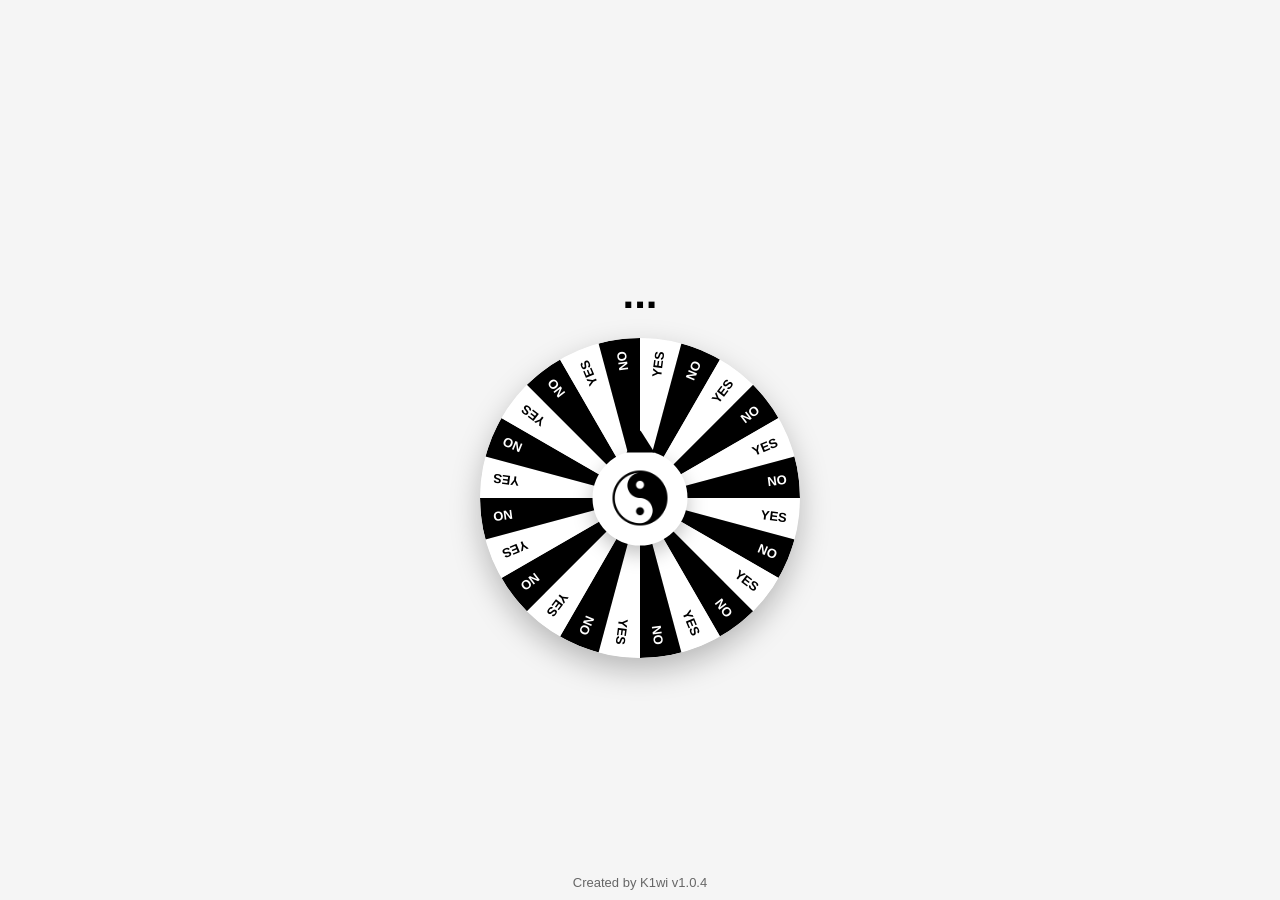
<file: spin/index.html>
<!DOCTYPE html>
<html>
<head>
<meta charset="UTF-8">
<meta name="viewport" content="width=device-width, initial-scale=1.0">

<title>Yin Yang</title>
<link rel="manifest" href="manifest.json">
<meta name="theme-color" content="#ffffff">
<link rel="apple-touch-icon" href="yinyang.png">

<style>
body {
  margin: 0;
  background: #f5f5f5;
  font-family: Arial;
  display: flex;
  flex-direction: column;
  align-items: center;
  justify-content: center;
  height: 100vh;
}

h1 {
  margin-bottom: 20px;
  font-size: 42px;
}

.footer {
  position: fixed;
  bottom: 10px;
  width: 100%;
  text-align: center;
  font-size: 13px;
  color: #666;
}

.ruleta-container {
  position: relative;
  width: 320px;
  height: 320px;
}

canvas {
  width: 100%;
  height: 100%;
  border-radius: 50%;
  box-shadow: 0 12px 30px rgba(0,0,0,0.25);
  will-change: transform;
}

.centro {
  position: absolute;
  top: 50%;
  left: 50%;
  transform: translate(-50%, -50%);
  width: 95px;
  height: 95px;
  border-radius: 50%;
  background: white;
  display: flex;
  align-items: center;
  justify-content: center;
  cursor: pointer;
  box-shadow: 0 8px 20px rgba(0,0,0,0.25);
  z-index: 10;
}

.centro::before {
  content: "";
  position: absolute;
  top: -20px;
  left: 50%;
  transform: translateX(-50%);
  width: 0;
  height: 0;
  border-left: 14px solid transparent;
  border-right: 14px solid transparent;
  border-bottom: 22px solid black;
}

.centro img {
  width: 55px;
  height: 55px;
  object-fit: contain;
  pointer-events: none;
}
</style>
</head>

<body>

<h1 id="resultado">...</h1>

<div class="ruleta-container">
  <canvas id="canvas"></canvas>

  <div class="centro" onclick="girar()">
    <img src="yinyang.png">
  </div>
</div>

<footer class="footer">
  Created by K1wi v1.0.4
</footer>

<script>
const canvas = document.getElementById("canvas");
const ctx = canvas.getContext("2d");

const size = 320;
const scale = window.devicePixelRatio || 1;

canvas.width = size * scale;
canvas.height = size * scale;
ctx.scale(scale, scale);

const total = 24;
const angulo = (2 * Math.PI) / total;

function drawWheel() {
  for (let i = 0; i < total; i++) {
    const start = i * angulo;
    const end = start + angulo;

    ctx.beginPath();
    ctx.moveTo(size/2, size/2);
    ctx.arc(size/2, size/2, size/2, start, end);
    ctx.fillStyle = i % 2 === 0 ? "#ffffff" : "#000000";
    ctx.fill();

    ctx.save();
    ctx.translate(size/2, size/2);
    ctx.rotate(start + angulo / 2);

    ctx.textAlign = "right";
    ctx.fillStyle = i % 2 === 0 ? "#000" : "#fff";
    ctx.font = "bold 13px Arial";
    ctx.fillText(i % 2 === 0 ? "YES" : "NO", size/2 - 12, 5);

    ctx.restore();
  }
}

drawWheel();

let rotacion = 0;
let girando = false;

//
// 🔐 RANDOM CRIPTOGRÁFICO
//
function randomCrypto() {
  const array = new Uint32Array(1);
  crypto.getRandomValues(array);
  return array[0] / 2**32;
}

function girar() {
  if (girando) return;

  document.getElementById("resultado").innerText = "...";
  girando = true;

  const vueltas = 5 + randomCrypto() * 2;
  const extra = randomCrypto() * 360;

  rotacion += (vueltas * 360) + extra;

  canvas.style.transition = "transform 4.2s cubic-bezier(0.22, 1, 0.36, 1)";
  canvas.style.transform = `rotate(${rotacion}deg)`;

  setTimeout(() => {
    const gradosFinal = rotacion % 360;
    const index = Math.floor(((360 - gradosFinal) % 360) / (360 / total));

    const resultado = index % 2 === 0 ? "YES" : "NO";
    document.getElementById("resultado").innerText = resultado;

    girando = false;
  }, 4200);
}
if ("serviceWorker" in navigator) {
  navigator.serviceWorker.register("./service-worker.js");
}
</script>

</body>
</html>
</file>
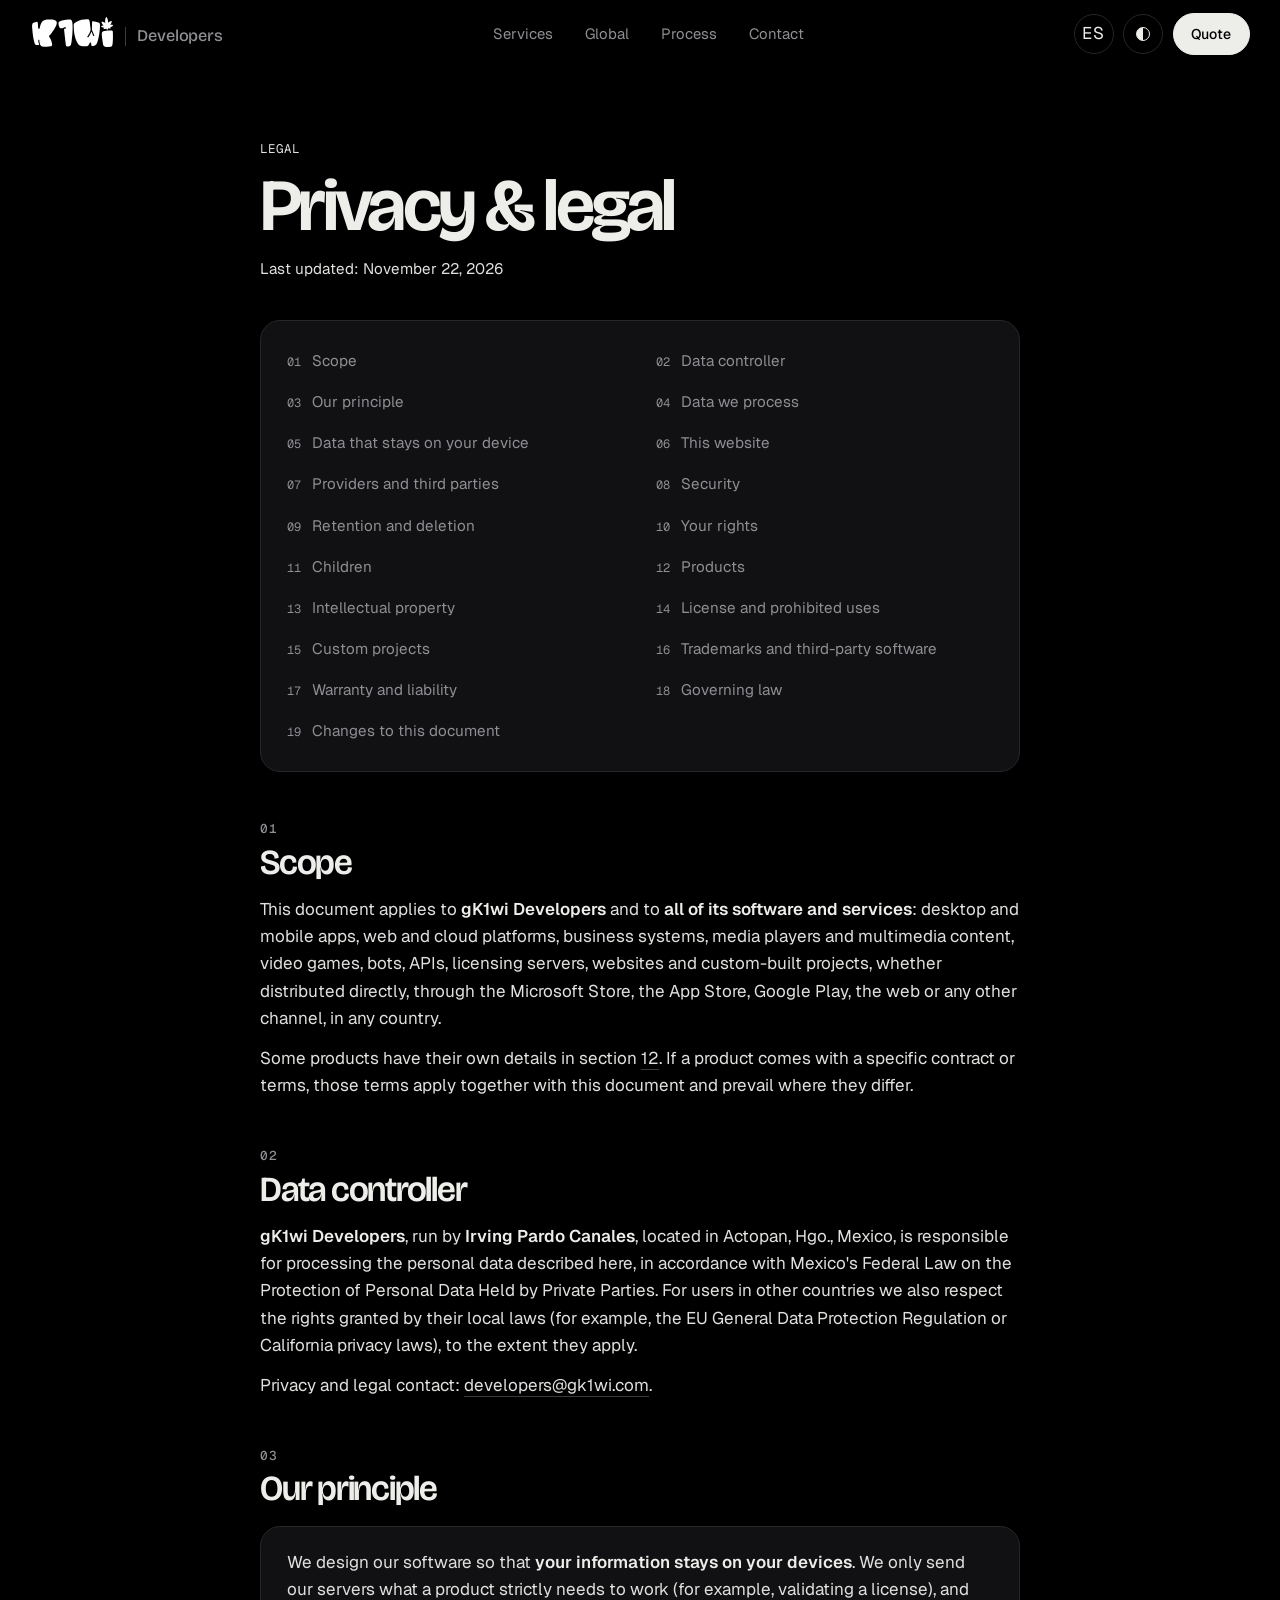
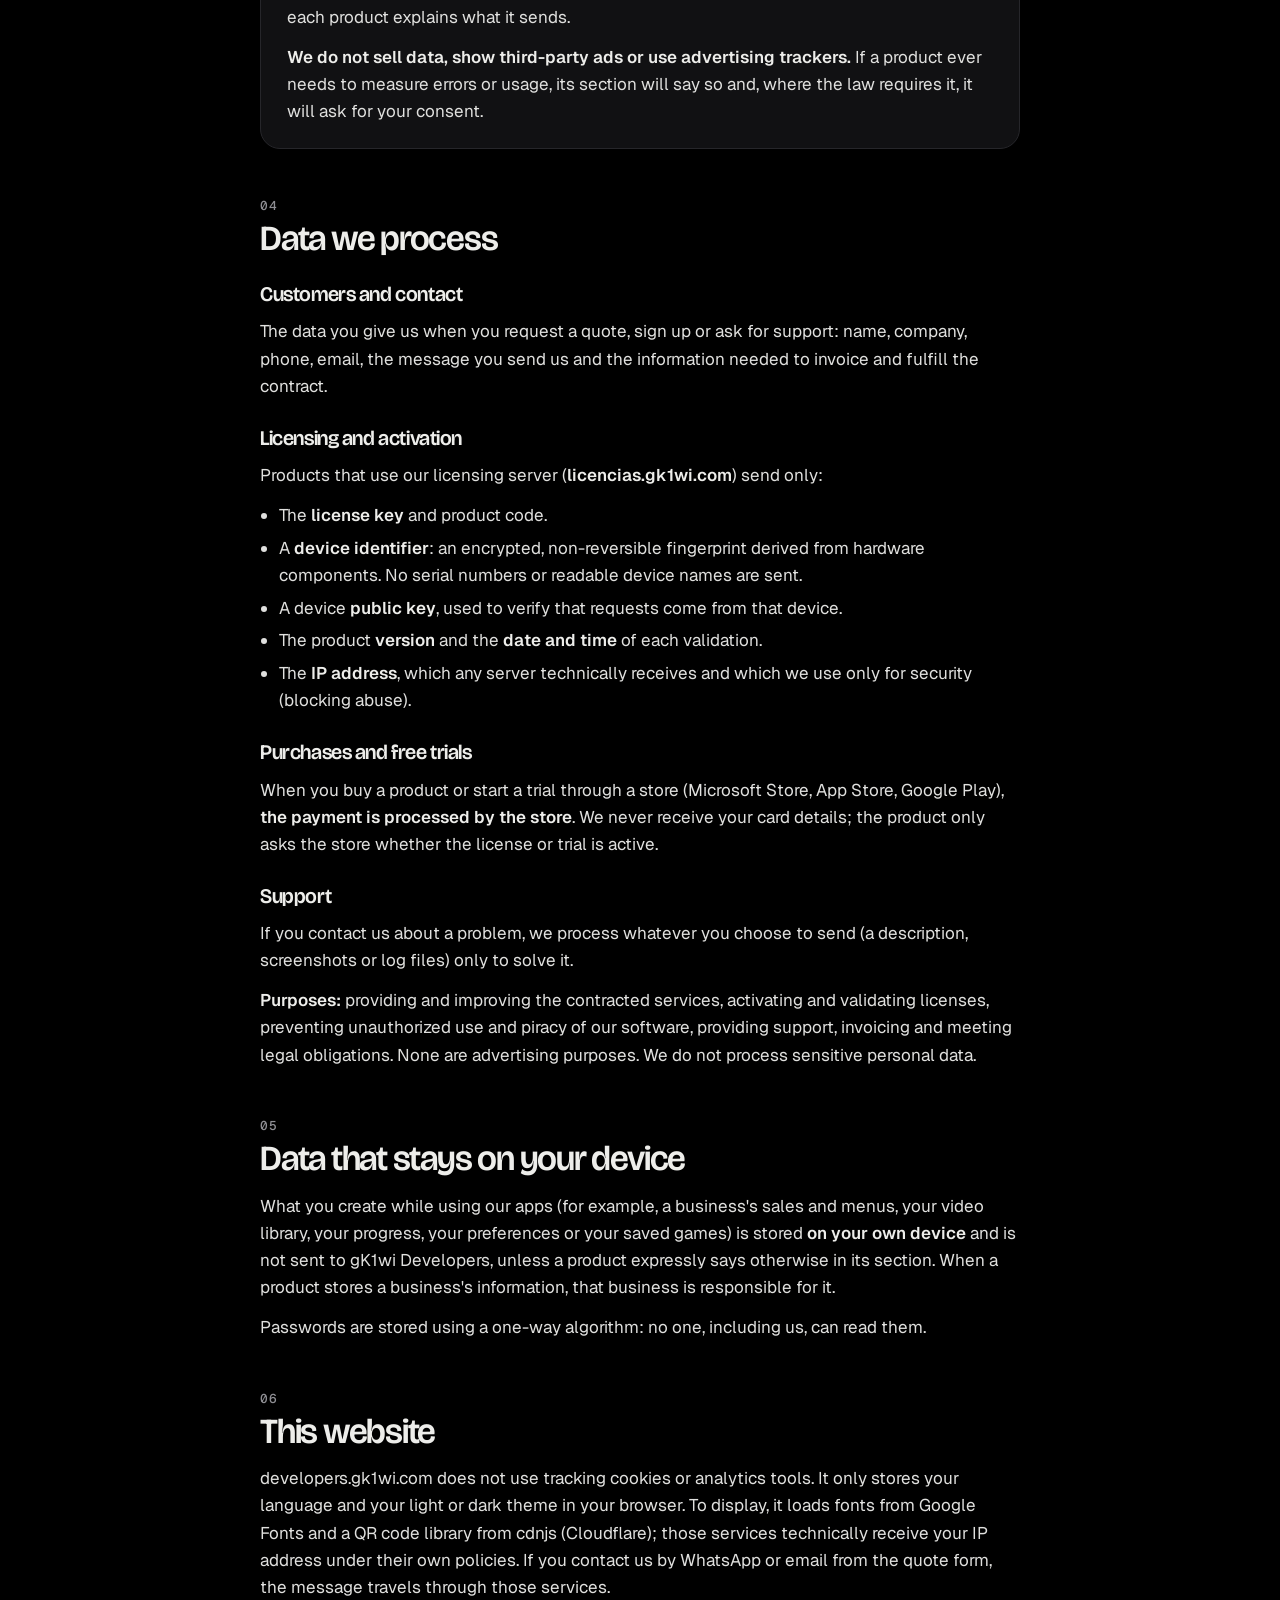
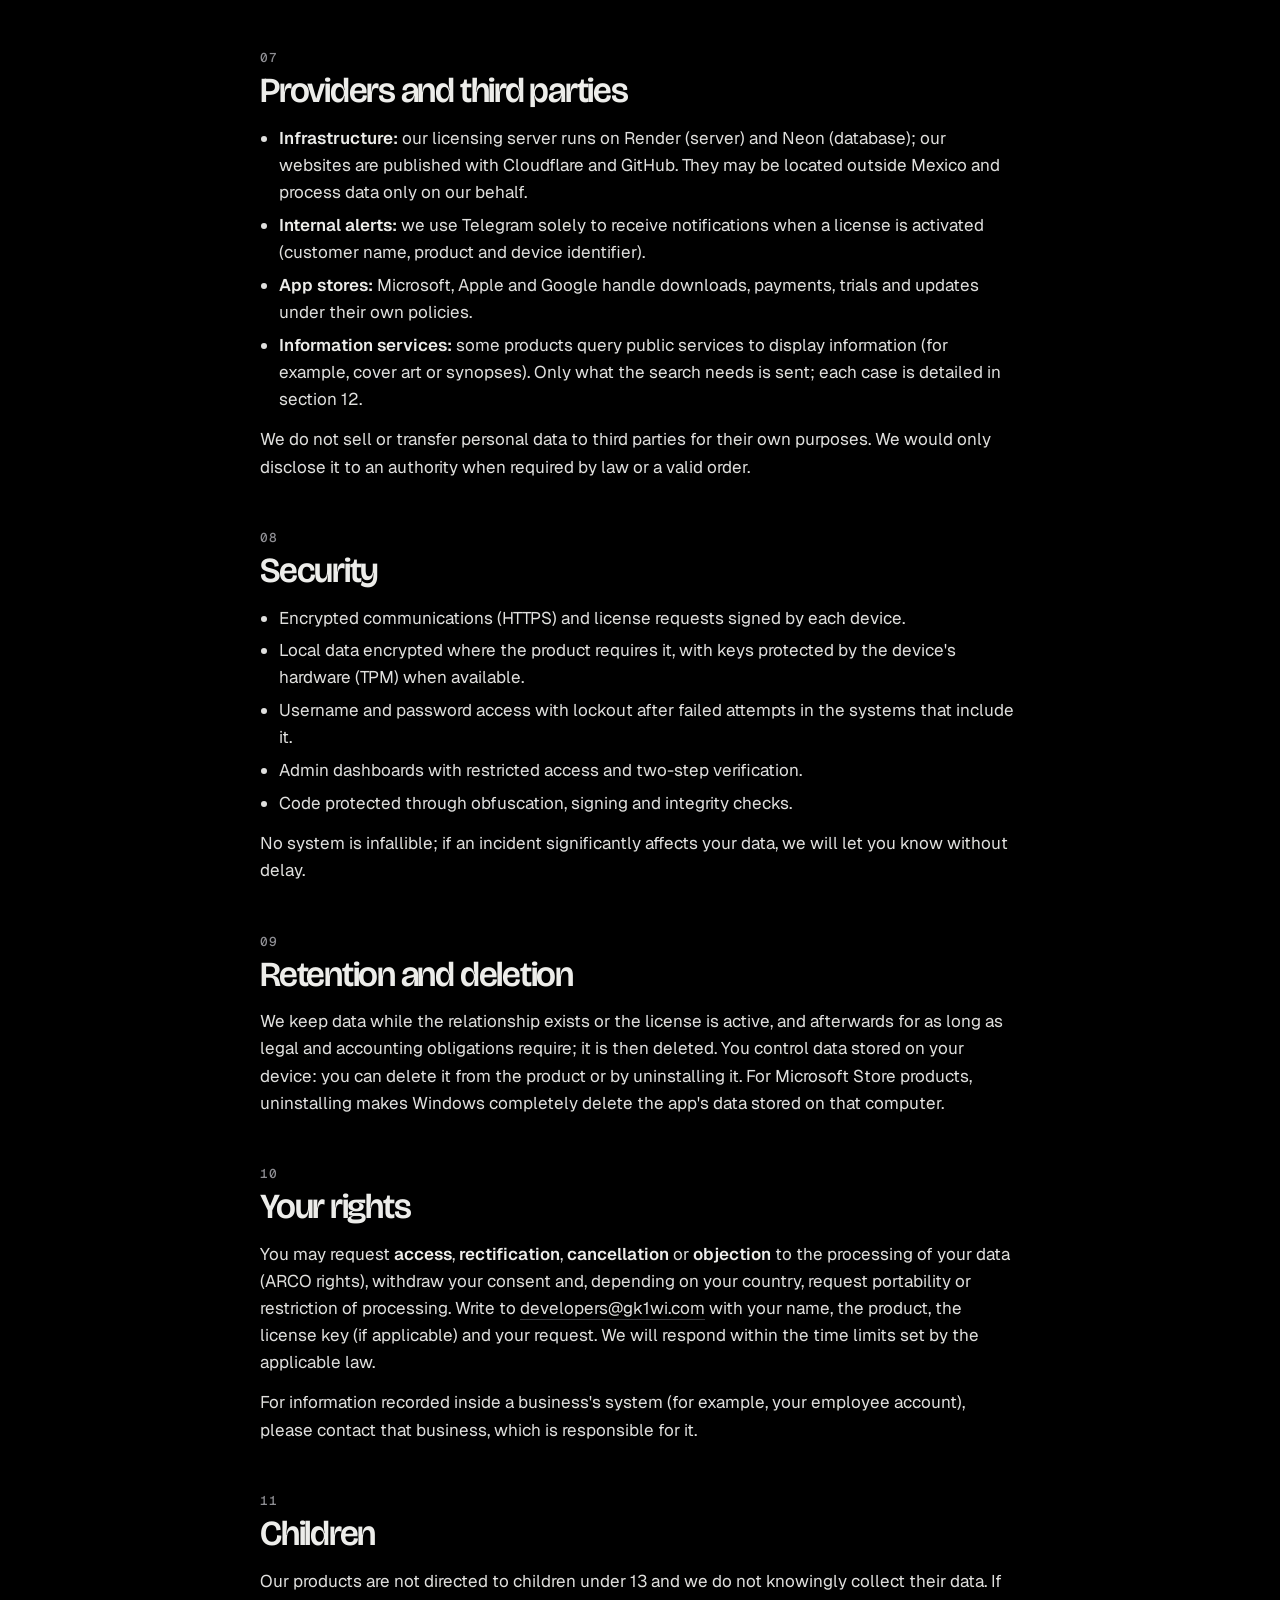
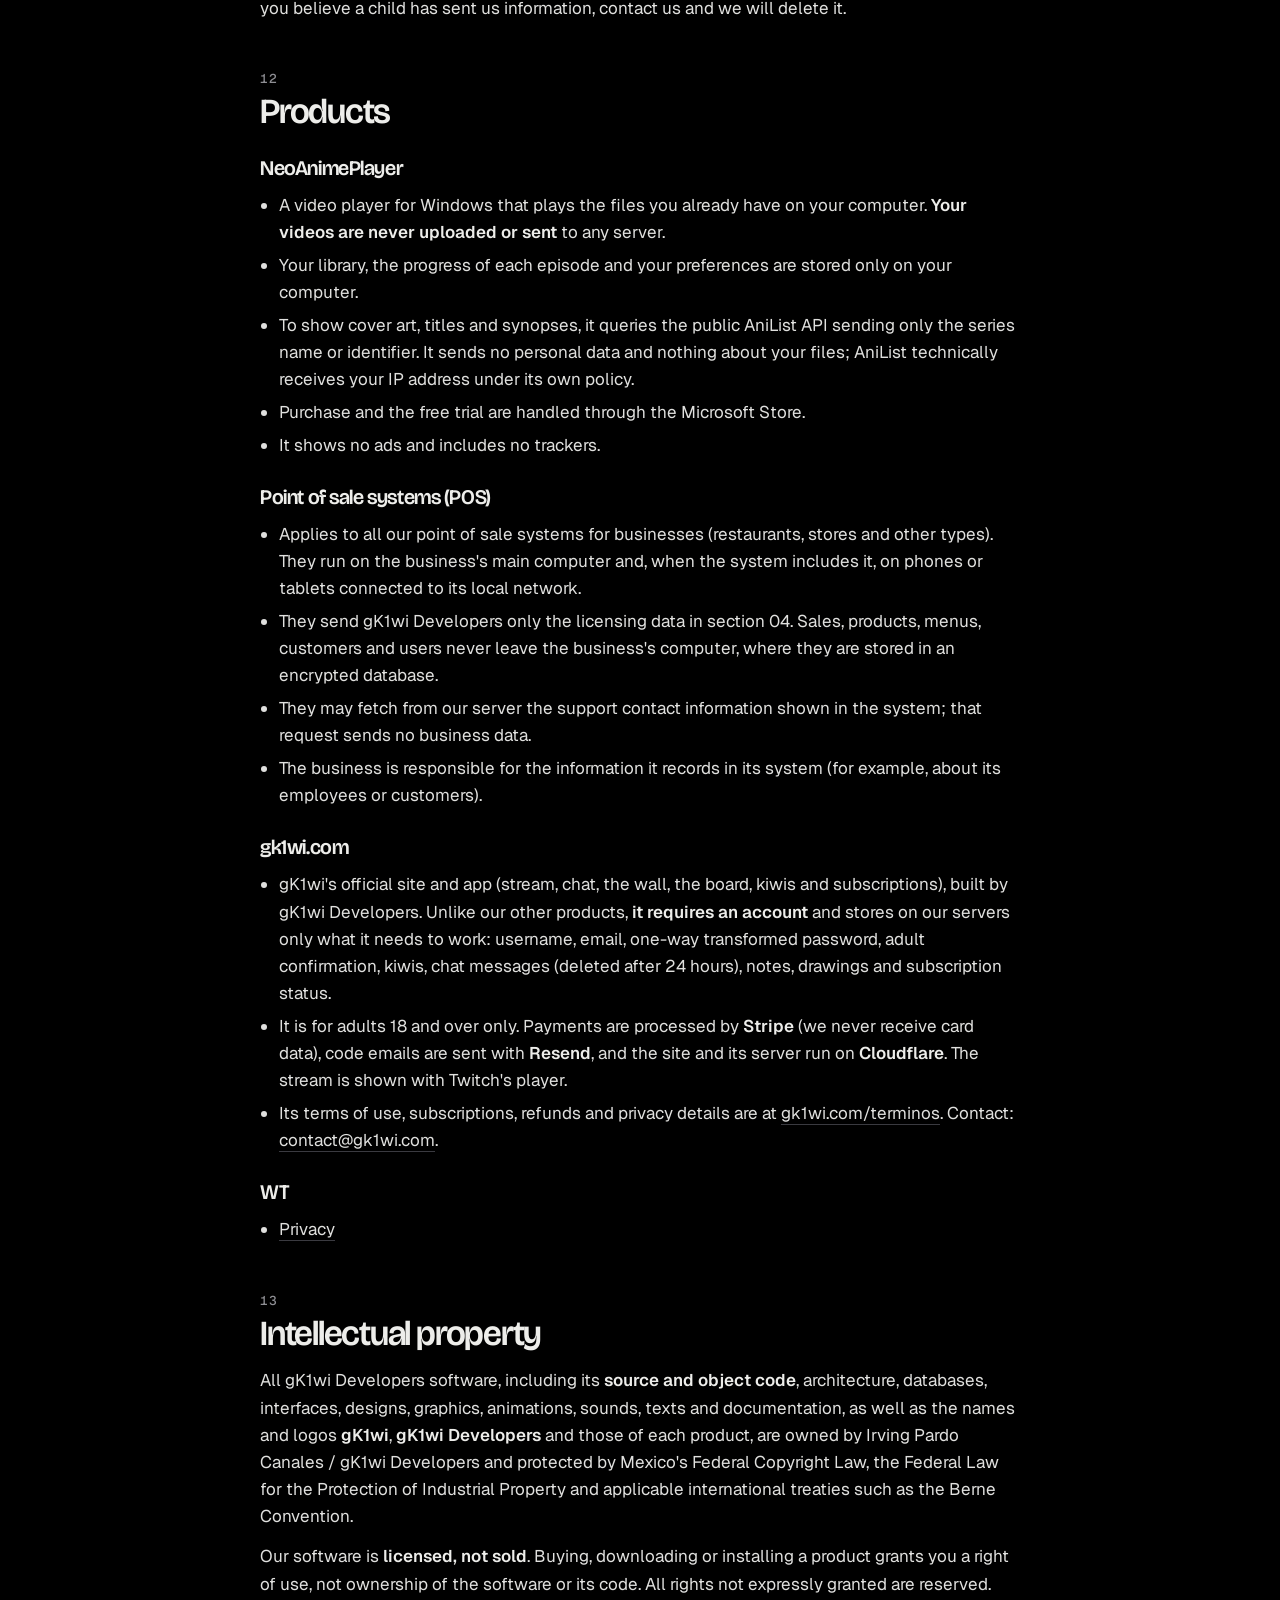
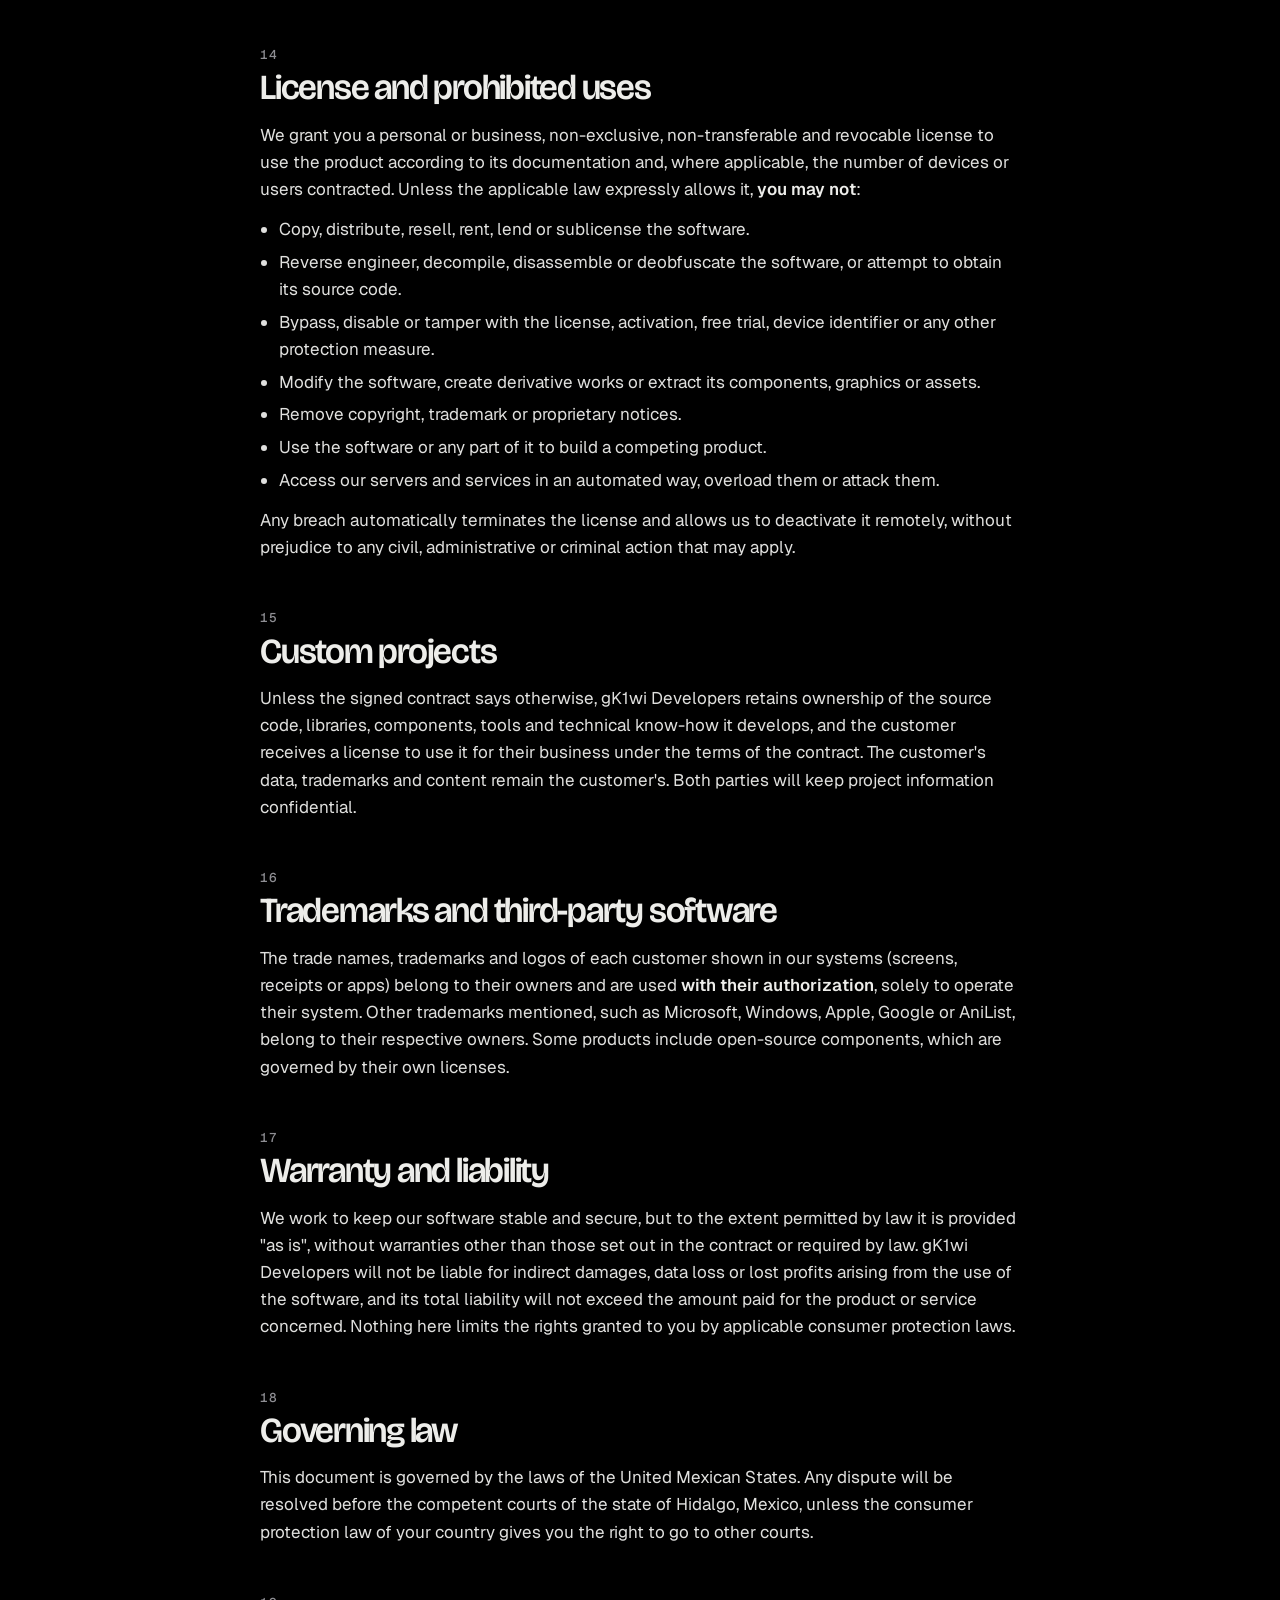
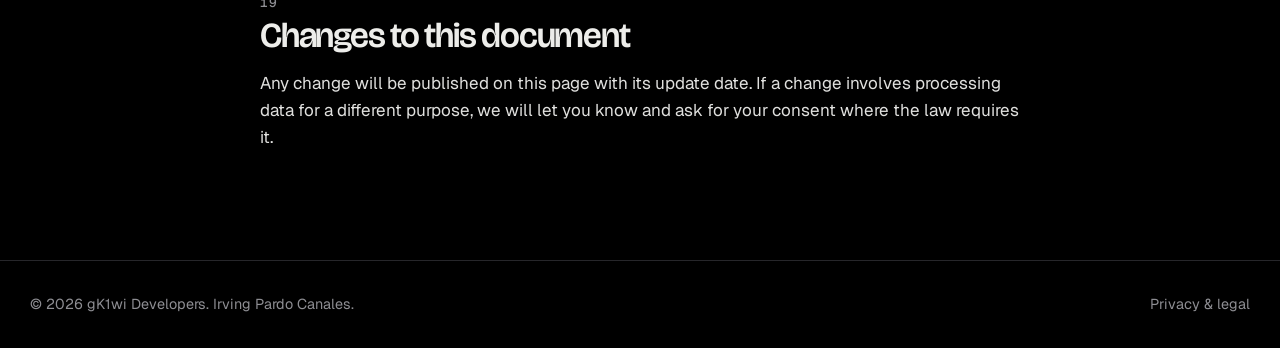
<file: Developers/privacy/index.html>
<!DOCTYPE html>
<html lang="es" data-theme="dark">
<head>
<meta charset="utf-8">
<meta name="viewport" content="width=device-width, initial-scale=1, viewport-fit=cover">
<title>Privacidad y legal | gK1wi Developers</title>
<meta name="description" content="Aviso de privacidad, licencia de uso y protección de la propiedad intelectual de gK1wi Developers y de todo su software.">
<meta name="theme-color" content="#000000">
<link rel="canonical" href="https://developers.gk1wi.com/privacy/">
<link rel="icon" href="../favicon.ico?v=3" sizes="any">
<link rel="icon" type="image/svg+xml" href="../favicon.svg?v=3">
<link rel="icon" type="image/png" sizes="32x32" href="../favicon-32.png?v=3">
<link rel="apple-touch-icon" href="../apple-touch-icon.png?v=3">
<link rel="preconnect" href="https://fonts.googleapis.com">
<link rel="preconnect" href="https://fonts.gstatic.com" crossorigin>
<link href="https://fonts.googleapis.com/css2?family=Bricolage+Grotesque:opsz,wght@12..96,400..800&family=Geist:wght@400;500;600&family=Geist+Mono:wght@400;500&display=swap" rel="stylesheet">
<style>
:root{
  --bg:#000;--panel:#111113;--panel2:#1a1a1d;--line:#26262a;--line2:#3a3a40;--mute:#8e8e93;--fg:#ededea;--live:#6fd3a1;
  --inv-bg:#ededea;--inv-fg:#000;
  --d:'Bricolage Grotesque','Helvetica Neue',Arial,sans-serif;--b:'Geist','Helvetica Neue',Arial,sans-serif;--m:'Geist Mono',ui-monospace,monospace;
  --ease:cubic-bezier(.2,.7,.1,1)
}
[data-theme=light]{--bg:#f3f4f5;--panel:#fff;--panel2:#eceef0;--line:#dcdee1;--line2:#c3c6cb;--mute:#62656b;--fg:#0a0a0b;--live:#1b9a5f;--inv-bg:#0a0a0b;--inv-fg:#f3f4f5}
*{box-sizing:border-box;margin:0;padding:0}
html{scroll-behavior:smooth;scroll-padding-top:76px}
body{background:var(--bg);color:var(--fg);font-family:var(--b);font-size:1.0625rem;line-height:1.6;-webkit-font-smoothing:antialiased;-webkit-text-size-adjust:100%;overflow-x:hidden;transition:background .4s,color .4s}
a{color:inherit;text-decoration:none}
button{font:inherit;color:inherit;background:none;border:0;cursor:pointer}
:focus-visible{outline:2px solid var(--fg);outline-offset:3px;border-radius:6px}
::selection{background:var(--fg);color:var(--bg)}
.wrap{width:min(1220px,100% - 2.5rem);margin-inline:auto}
h1,h2,h3{font-family:var(--d);font-weight:600;letter-spacing:-.035em;line-height:.98;font-variation-settings:'opsz' 96}
h2{font-size:clamp(2.3rem,5.6vw,4.4rem);max-width:15ch}
.mute{color:var(--mute)}
#bar{position:fixed;top:0;left:0;right:0;height:2px;background:var(--fg);transform:scaleX(0);transform-origin:left;z-index:90}

/* header */
header{position:fixed;inset:0 0 auto;z-index:80;padding-top:env(safe-area-inset-top,0);background:color-mix(in srgb,var(--bg) 78%,transparent);backdrop-filter:blur(16px);-webkit-backdrop-filter:blur(16px);border-bottom:1px solid transparent;transition:border-color .3s}
header.scrolled{border-color:var(--line)}
.nav{display:flex;align-items:center;justify-content:space-between;height:68px}
.brand{font-family:var(--d);font-weight:700;font-size:1.2rem;letter-spacing:-.04em}
.brand .bt{font-weight:400;color:var(--mute)}
.nav ul{display:flex;gap:2rem;list-style:none}
.nav ul a{font-size:.93rem;color:var(--mute);transition:color .2s}
.nav ul a:hover{color:var(--fg)}
.tools{display:flex;align-items:center;gap:.6rem}
.theme{width:40px;height:40px;border-radius:50%;border:1px solid var(--line);display:grid;place-items:center;transition:border-color .2s}
.theme:hover{border-color:var(--fg)}
.lang{font:600 .72rem/1 inherit;letter-spacing:.06em;color:var(--fg)}
.theme i{width:14px;height:14px;border-radius:50%;background:linear-gradient(90deg,var(--fg) 50%,transparent 50%);border:1.5px solid var(--fg);transition:transform .5s var(--ease)}
[data-theme=light] .theme i{transform:rotate(180deg)}
.btn{display:inline-flex;align-items:center;justify-content:center;gap:.5rem;padding:.9rem 1.6rem;border-radius:999px;border:1px solid var(--line2);font-weight:500;font-size:.95rem;transition:background .25s,color .25s,border-color .25s,transform .3s var(--ease)}
.btn:hover{border-color:var(--fg)}
.btn.solid{background:var(--fg);color:var(--bg);border-color:var(--fg)}
.btn.solid:hover{background:transparent;color:var(--fg)}
.btn.sm{padding:.55rem 1.1rem;font-size:.88rem}
@media(max-width:820px){.nav ul{display:none}}
.brand-logo{position:relative;width:84px;aspect-ratio:124/47.9;isolation:isolate;flex:none;margin-top:-4px}
.brand-logo #gkLogo{position:absolute;inset:0;width:100%;height:100%;background-color:#fff}
[data-theme=light] .brand-logo{filter:invert(1)}
@media(max-width:400px){.brand-logo{width:74px}}
footer{border-top:1px solid var(--line);padding:2rem 0 calc(2rem + env(safe-area-inset-bottom,0px));color:var(--mute);font-size:.9rem}
footer .wrap{display:flex;flex-wrap:wrap;justify-content:space-between;gap:.6rem}
@media(prefers-reduced-motion:reduce){*,*::before,*::after{animation:none!important;transition:none!important}}
.logoShape {
    -webkit-mask-image: url("data:image/svg+xml,%3C%3Fxml%20version%3D%221.0%22%20encoding%3D%22UTF-8%22%20standalone%3D%22no%22%3F%3E%0A%3C%21--%20Created%20with%20Inkscape%20%28http%3A//www.inkscape.org/%29%20--%3E%0A%0A%3Csvg%0A%20%20%20width%3D%22124.0mm%22%0A%20%20%20height%3D%2247.900000000000006mm%22%0A%20%20%20viewBox%3D%2243.1%20115.5%20124.0%2047.900000000000006%22%0A%20%20%20version%3D%221.1%22%0A%20%20%20id%3D%22svg1%22%0A%20%20%20inkscape%3Aexport-filename%3D%22..%5CKiwiWhite.png%22%0A%20%20%20inkscape%3Aexport-xdpi%3D%22851.46729%22%0A%20%20%20inkscape%3Aexport-ydpi%3D%22851.46729%22%0A%20%20%20inkscape%3Aversion%3D%221.4.3%20%280d15f75%2C%202025-12-25%29%22%0A%20%20%20sodipodi%3Adocname%3D%22Kiwi.svg%22%0A%20%20%20xml%3Aspace%3D%22preserve%22%0A%20%20%20xmlns%3Ainkscape%3D%22http%3A//www.inkscape.org/namespaces/inkscape%22%0A%20%20%20xmlns%3Asodipodi%3D%22http%3A//sodipodi.sourceforge.net/DTD/sodipodi-0.dtd%22%0A%20%20%20xmlns%3D%22http%3A//www.w3.org/2000/svg%22%0A%20%20%20xmlns%3Asvg%3D%22http%3A//www.w3.org/2000/svg%22%3E%3Csodipodi%3Anamedview%0A%20%20%20%20%20id%3D%22namedview1%22%0A%20%20%20%20%20pagecolor%3D%22%23ffffff%22%0A%20%20%20%20%20bordercolor%3D%22%23000000%22%0A%20%20%20%20%20borderopacity%3D%220.25%22%0A%20%20%20%20%20inkscape%3Ashowpageshadow%3D%222%22%0A%20%20%20%20%20inkscape%3Apageopacity%3D%220.0%22%0A%20%20%20%20%20inkscape%3Apagecheckerboard%3D%220%22%0A%20%20%20%20%20inkscape%3Adeskcolor%3D%22%23d1d1d1%22%0A%20%20%20%20%20inkscape%3Adocument-units%3D%22mm%22%0A%20%20%20%20%20inkscape%3Azoom%3D%220.7616793%22%0A%20%20%20%20%20inkscape%3Acx%3D%22188.3995%22%0A%20%20%20%20%20inkscape%3Acy%3D%22465.41898%22%0A%20%20%20%20%20inkscape%3Awindow-width%3D%221920%22%0A%20%20%20%20%20inkscape%3Awindow-height%3D%221057%22%0A%20%20%20%20%20inkscape%3Awindow-x%3D%22-8%22%0A%20%20%20%20%20inkscape%3Awindow-y%3D%22-8%22%0A%20%20%20%20%20inkscape%3Awindow-maximized%3D%221%22%0A%20%20%20%20%20inkscape%3Acurrent-layer%3D%22layer1%22%0A%20%20%20%20%20showgrid%3D%22false%22%20/%3E%3Cdefs%0A%20%20%20%20%20id%3D%22defs1%22%3E%3Cstyle%0A%20%20%20%20%20%20%20type%3D%22text/css%22%0A%20%20%20%20%20%20%20id%3D%22style1%22%3E%0A%20%20%20%3C%21%5BCDATA%5B%0A%20%20%20%20.fil1%20%7Bfill%3A%23ffffff%3Bfill-rule%3Anonzero%7D%0A%20%20%20%20.fil0%20%7Bfill%3Aurl%28%23id0%29%7D%0A%20%20%20%5D%5D%3E%0A%20%20%3C/style%3E%3CradialGradient%0A%20%20%20%20%20%20%20id%3D%22id0%22%0A%20%20%20%20%20%20%20gradientUnits%3D%22userSpaceOnUse%22%0A%20%20%20%20%20%20%20cx%3D%222.5%22%0A%20%20%20%20%20%20%20cy%3D%221.66667%22%0A%20%20%20%20%20%20%20r%3D%222.5%22%0A%20%20%20%20%20%20%20fx%3D%222.5%22%0A%20%20%20%20%20%20%20fy%3D%221.66667%22%3E%0A%20%20%20%3Cstop%0A%20%20%20offset%3D%220%22%0A%20%20%20style%3D%22stop-color%3A%23FEFEFE%22%0A%20%20%20id%3D%22stop1%22%20/%3E%0A%20%20%20%3Cstop%0A%20%20%20offset%3D%221%22%0A%20%20%20style%3D%22stop-color%3A%23E6E6E6%22%0A%20%20%20id%3D%22stop2%22%20/%3E%0A%20%20%3C/radialGradient%3E%3Cstyle%0A%20%20%20%20%20%20%20type%3D%22text/css%22%0A%20%20%20%20%20%20%20id%3D%22style1-0%22%3E%0A%20%20%20%3C%21%5BCDATA%5B%0A%20%20%20%20.fil1%20%7Bfill%3A%23ffffff%3Bfill-rule%3Anonzero%7D%0A%20%20%20%20.fil0%20%7Bfill%3Aurl%28%23id0%29%7D%0A%20%20%20%5D%5D%3E%0A%20%20%3C/style%3E%3CradialGradient%0A%20%20%20%20%20%20%20id%3D%22id0-9%22%0A%20%20%20%20%20%20%20gradientUnits%3D%22userSpaceOnUse%22%0A%20%20%20%20%20%20%20cx%3D%222.5%22%0A%20%20%20%20%20%20%20cy%3D%221.66667%22%0A%20%20%20%20%20%20%20r%3D%222.5%22%0A%20%20%20%20%20%20%20fx%3D%222.5%22%0A%20%20%20%20%20%20%20fy%3D%221.66667%22%3E%0A%20%20%20%3Cstop%0A%20%20%20offset%3D%220%22%0A%20%20%20style%3D%22stop-color%3A%23FEFEFE%22%0A%20%20%20id%3D%22stop1-4%22%20/%3E%0A%20%20%20%3Cstop%0A%20%20%20offset%3D%221%22%0A%20%20%20style%3D%22stop-color%3A%23E6E6E6%22%0A%20%20%20id%3D%22stop2-8%22%20/%3E%0A%20%20%3C/radialGradient%3E%3Cstyle%0A%20%20%20%20%20%20%20type%3D%22text/css%22%0A%20%20%20%20%20%20%20id%3D%22style1-09%22%3E%0A%20%20%20%3C%21%5BCDATA%5B%0A%20%20%20%20.fil1%20%7Bfill%3A%23ffffff%3Bfill-rule%3Anonzero%7D%0A%20%20%20%20.fil0%20%7Bfill%3Aurl%28%23id0%29%7D%0A%20%20%20%5D%5D%3E%0A%20%20%3C/style%3E%3CradialGradient%0A%20%20%20%20%20%20%20id%3D%22id0-4%22%0A%20%20%20%20%20%20%20gradientUnits%3D%22userSpaceOnUse%22%0A%20%20%20%20%20%20%20cx%3D%222.5%22%0A%20%20%20%20%20%20%20cy%3D%221.66667%22%0A%20%20%20%20%20%20%20r%3D%222.5%22%0A%20%20%20%20%20%20%20fx%3D%222.5%22%0A%20%20%20%20%20%20%20fy%3D%221.66667%22%3E%0A%20%20%20%3Cstop%0A%20%20%20offset%3D%220%22%0A%20%20%20style%3D%22stop-color%3A%23FEFEFE%22%0A%20%20%20id%3D%22stop1-8%22%20/%3E%0A%20%20%20%3Cstop%0A%20%20%20offset%3D%221%22%0A%20%20%20style%3D%22stop-color%3A%23E6E6E6%22%0A%20%20%20id%3D%22stop2-82%22%20/%3E%0A%20%20%3C/radialGradient%3E%3C/defs%3E%3Cg%0A%20%20%20%20%20inkscape%3Alabel%3D%22Layer%201%22%0A%20%20%20%20%20inkscape%3Agroupmode%3D%22layer%22%0A%20%20%20%20%20id%3D%22layer1%22%3E%3Cpath%0A%20%20%20%20%20%20%20id%3D%22text1%22%0A%20%20%20%20%20%20%20style%3D%22font-size%3A50.8px%3Bfont-family%3AExclamation%3B-inkscape-font-specification%3A%27Exclamation%2C%20Normal%27%3Bwriting-mode%3Alr-tb%3Bdirection%3Altr%3Bfill%3A%23ffffff%3Bfill-opacity%3A1%3Bstroke-width%3A28.1951%22%0A%20%20%20%20%20%20%20d%3D%22m%20127.97288%2C120.40212%20c%20-3.11089%2C-0.16866%20-6.33497%2C0.16833%20-9.27617%2C0.84297%20-3.11088%2C0.67463%20-6.10894%2C1.91142%20-8.6542%2C3.71044%20-0.84842%2C0.5622%20-2.60177%2C1.63036%20-2.9977%2C2.58609%20-0.50905%2C1.34926%200.39629%2C12.64972%201.18815%2C16.52887%200.67873%2C3.37316%201.69666%2C6.80207%203.22382%2C9.95036%201.24435%2C2.64231%203.56327%2C5.73474%206.73072%2C6.35315%201.4706%2C0.2811%203.11093%2C0.44934%204.6381%2C0.50556%201.64028%2C0%204.58147%2C0.16888%205.76926%2C-1.18038%201.07466%2C-1.18062%201.7536%2C-2.86731%202.54546%2C-4.21657%200.33937%2C-0.50598%201.6966%2C-0.44971%201.75316%2C0.16871%200.0566%2C1.29304%200.33929%2C2.81085%200.39585%2C4.1039%200.0565%2C0.44975%200.4524%2C0.84372%200.96146%2C0.7875%202.48871%2C-0.22488%205.2039%2C-0.95602%206.61794%2C-2.86748%201.41404%2C-1.79902%202.37535%2C-6.01522%203.0541%2C-8.76998%200.96154%2C-4.21645%201.69686%2C-8.48951%202.03623%2C-12.8184%200.28281%2C-2.81097%200.56601%2C-5.95885%200.057%2C-8.82603%20-0.16969%2C-1.01195%20-0.96193%2C-1.743%20-1.92348%2C-1.96788%20-2.88463%2C-0.61841%20-5.71259%2C-1.23682%20-8.59722%2C-1.85523%20-0.56562%2C-0.11244%20-1.07481%2C0.28135%20-1.07481%2C0.84354%20l%20-0.28251%2C11.6935%20c%200%2C0.16866%200.0562%2C0.28102%200.11278%2C0.39346%201.41404%2C2.86718%202.65888%2C5.84681%203.56385%2C8.88265%200.16969%2C0.61841%20-1.69722%2C0.33722%20-1.92346%2C-0.33742%20-0.56562%2C-1.96767%20-1.35715%2C-3.935%20-2.14901%2C-5.84645%20-0.11313%2C-0.16866%20-0.28291%2C-0.16866%20-0.33947%2C0%20-1.01811%2C2.9234%20-2.6584%2C5.50904%20-4.46837%2C8.09513%20-0.33937%2C0.50597%20-2.14926%2C-0.1685%20-1.69677%2C-0.78691%202.2059%2C-3.26073%204.18569%2C-6.52172%204.97755%2C-10.45708%20v%20-0.22476%20c%20-0.28281%2C-3.26072%20-0.67926%2C-6.46506%20-1.13175%2C-9.66956%20-0.11312%2C-0.89951%20-0.28256%2C-1.74281%20-0.45225%2C-2.5861%20-0.0566%2C-0.2811%20-0.113%2C-0.61832%20-0.22612%2C-0.95564%20-0.22625%2C-1.1806%20-1.24431%2C-2.02374%20-2.43211%2C-2.07996%20z%20m%20-27.4925%2C0.36258%20c%20-0.32523%2C0.002%20-0.646909%2C0.0168%20-0.957997%2C0.0309%20-2.714954%2C0.16866%20-5.430041%2C0.39362%20-8.144994%2C0.89959%20-2.319023%2C0.39354%20-5.995297%2C1.29282%20-6.956844%2C3.03562%20-0.113122%2C0.28109%20-0.16996%2C0.56204%20-0.283083%2C0.78691%20-0.05656%2C0.33732%20-0.05638%2C0.61833%20-0.05638%2C0.95564%20-0.05656%2C1.91146%200.735406%2C4.3852%201.640391%2C6.07178%200.791862%2C1.57414%202.545209%2C1.63055%204.298617%2C1.23702%201.187792%2C-0.2811%202.262323%2C-0.73086%203.393554%2C-1.29306%200.678738%2C-0.33731%202.828052%2C0.78725%201.866505%2C1.237%20-0.848417%2C0.44975%20-1.86681%2C0.84325%20-2.884917%2C1.12435%200.7353%2C6.80255%201.471083%2C13.37995%202.262941%2C20.23872%200.169684%2C1.51792%200.452515%2C3.71074%200.735323%2C4.7227%200.678738%2C2.13633%202.941077%2C1.51783%204.694484%2C0.95564%201.30092%2C-0.44976%201.97943%2C-0.73107%202.48848%2C-1.96789%200.62218%2C-1.57414%201.01828%2C-4.2161%201.24453%2C-5.84647%201.35748%2C-8.714%202.09281%2C-22.9942%200.73534%2C-29.06589%20-0.16969%2C-0.8433%20-0.50924%2C-2.07973%20-1.24454%2C-2.52948%20-0.84842%2C-0.50598%20-1.85572%2C-0.60097%20-2.83141%2C-0.59305%20z%20m%20-28.455686%2C0.052%20c%20-1.030479%2C0.003%20-2.01373%2C0.0488%20-2.876293%2C0.091%20-1.696845%2C0.0563%20-3.393485%2C0.16898%20-5.09033%2C0.45008%20-1.923093%2C0.33731%20-3.619631%2C1.40525%20-4.750862%2C3.03561%20-1.923091%2C2.86718%20-2.94146%2C6.52172%20-3.450515%2C9.89488%20-0.113123%2C0.67464%20-2.036072%2C0.1123%20-2.092634%2C-0.50611%20-0.226246%2C-2.0239%20-0.339448%2C-7.92714%20-0.905064%2C-8.99532%20-0.339368%2C-0.73085%20-1.244334%2C-0.50572%20-1.866511%2C-0.4495%20-1.923093%2C0.22488%20-5.090759%2C0.44977%20-5.882621%2C2.5861%20-0.79186%2C2.19255%20-0.452193%2C5.1159%20-0.282509%2C7.42089%200.226246%2C3.82292%200.621782%2C7.58937%201.243959%2C11.35607%200.509053%2C3.26073%201.075102%2C6.57792%202.093209%2C9.7262%200.282808%2C0.78707%200.565219%2C2.07995%201.243958%2C2.64215%201.074669%2C0.95573%203.50706%2C0.78726%205.317028%2C0.67482%200.395932%2C0%200.621929%2C-0.39356%200.452244%2C-0.73088%20-0.05656%2C-0.16866%20-0.16956%2C-0.33746%20-0.226122%2C-0.50612%20-0.904984%2C-2.02389%20-1.074398%2C-3.7664%20-1.017836%2C-6.01517%200%2C-0.61841%201.47048%2C-0.22518%201.527042%2C0.28079%200.05656%2C1.34927%200.05632%2C2.6986%200.452243%2C4.04786%200.395931%2C1.23683%200.961753%2C3.20458%201.979861%2C4.04787%201.979654%2C1.57414%206.334999%2C1.74255%208.710583%2C1.74255%202.092777%2C-0.0562%204.468384%2C-0.16868%206.504599%2C-0.73088%201.80997%2C-0.56219%201.583378%2C-2.02385%201.413693%2C-3.71043%20-0.565616%2C-4.10401%20-2.54531%2C-7.81444%20-4.638087%2C-11.30005%20-0.05656%2C-0.16866%20-0.113123%2C-0.33707%200%2C-0.44951%202.601831%2C-1.91146%204.581807%2C-5.05994%206.222091%2C-7.70225%201.866531%2C-3.03584%203.902538%2C-6.2964%205.09033%2C-9.66956%200.622178%2C-1.68659%200.735324%2C-3.54213%20-0.565591%2C-4.89141%20-1.993794%2C-1.98173%20-5.514423%2C-2.35015%20-8.605865%2C-2.33962%20z%20m%2091.129416%2C16.50712%20c%20-3.22401%2C-0.11243%20-6.44821%2C0.0564%20-9.61565%2C0.50613%20-1.41404%2C0.16866%20-2.94098%2C0.50568%20-3.78942%2C1.57385%20-0.45249%2C0.56219%20-0.62219%2C1.23721%20-0.73532%2C1.91184%20-0.22624%2C1.4617%20-0.0569%2C2.97944%200.11277%2C4.49737%200.62218%2C5.84681%201.92348%2C12.87446%201.92348%2C12.87446%200%2C0%200.2824%2C2.81078%204.41139%2C3.20431%204.18556%2C0.39354%208.03222%2C-0.84354%208.03222%2C-0.84354%202.77152%2C-0.67463%202.14879%2C-17.03425%202.03567%2C-20.96961%200%2C-0.33731%20-0.22617%2C-1.68661%20-0.39586%2C-2.02392%20-0.39593%2C-0.61842%20-1.24398%2C-0.73089%20-1.97928%2C-0.73089%20z%22%0A%20%20%20%20%20%20%20sodipodi%3Anodetypes%3D%22sccccccccccccccccccccccccccccccscssscccccccscccccccccssccccccccccccccccccccccccccccccccccccccccc%22%20/%3E%3Cpath%0A%20%20%20%20%20%20%20class%3D%22fil1%22%0A%20%20%20%20%20%20%20d%3D%22m%20154.26174%2C126.06405%20c%20-0.91049%2C-5.94134%200.84273%2C-8.51852%201.05276%2C-8.80217%200.0111%2C-0.0174%200.0244%2C-0.0343%200.0391%2C-0.0504%200.1521%2C-0.16768%200.41138%2C-0.18031%200.57908%2C-0.0282%20l%20-4.3e-4%2C6.5e-4%20c%200.0125%2C0.0109%202.43757%2C2.14936%202.55326%2C8.51972%200.89944%2C-0.91038%202.5772%2C-2.28084%204.80783%2C-2.66003%200.0164%2C-0.006%200.0332%2C-0.006%200.0505%2C-0.008%200.22533%2C-0.0217%200.42561%2C0.14355%200.44727%2C0.36888%20l%20-0.40808%2C0.0387%200.40651%2C-0.0385%20c%205.4e-4%2C0.009%200.31545%2C2.89401%20-2.39094%2C5.4604%201.5378%2C-0.14995%203.81817%2C-0.23165%204.21491%2C0.53885%200.0581%2C0.10456%200.07%2C0.23358%200.0224%2C0.35311%20l%20-9.3e-4%2C-3.7e-4%20c%20-0.0132%2C0.0338%20-0.67478%2C1.69304%20-4.54456%2C2.65572%200.57252%2C0.2455%201.16342%2C0.55238%201.40855%2C0.85322%200.0427%2C0.0428%200.0765%2C0.0954%200.0975%2C0.15666%200.0735%2C0.21422%20-0.0409%2C0.44738%20-0.25497%2C0.52071%20l%20-1.8e-4%2C-4.7e-4%20c%20-0.007%2C9.6e-4%20-2.12137%2C0.74391%20-4.14451%2C-0.0168%20l%200.10532%2C1.23511%20c%200.0193%2C0.22558%20-0.14813%2C0.42411%20-0.37365%2C0.44336%20l%20-1.43979%2C0.12277%20c%20-0.22554%2C0.0193%20-0.42405%2C-0.14812%20-0.4433%2C-0.37365%20l%20-0.10543%2C-1.23512%20c%20-1.7552%2C1.02814%20-3.81532%2C0.75868%20-4.05773%2C0.72236%20-0.20499%2C-0.02%20-0.36621%2C-0.19207%20-0.36877%2C-0.40287%20l%204.8e-4%2C2e-5%20c%20-0.003%2C-0.37231%200.66326%2C-0.89628%201.31783%2C-1.32065%20-3.62987%2C-0.26762%20-4.72392%2C-1.5599%20-4.90147%2C-1.8072%20-0.0723%2C-0.0904%20-0.10585%2C-0.21099%20-0.0823%2C-0.33362%20l%209.4e-4%2C1.7e-4%20c%200.17031%2C-0.87051%202.50096%2C-1.18785%204.07755%2C-1.30317%20-2.89548%2C-1.93301%20-3.24379%2C-4.58501%20-3.27791%2C-4.93697%20-0.003%2C-0.0225%20-0.007%2C-0.0454%20-0.005%2C-0.0688%20-9.6e-4%2C-0.22635%200.18145%2C-0.41086%200.40788%2C-0.41199%20l%20-2e-5%2C3.2e-4%20c%202.27283%2C-0.0114%204.16765%2C1.06%205.21178%2C1.80738%20z%22%0A%20%20%20%20%20%20%20id%3D%22path2%22%0A%20%20%20%20%20%20%20style%3D%22clip-rule%3Aevenodd%3Bfill%3A%23ffffff%3Bfill-opacity%3A1%3Bfill-rule%3Aevenodd%3Bstroke-width%3A12.1302%3Bimage-rendering%3AoptimizeQuality%3Bshape-rendering%3AgeometricPrecision%3Btext-rendering%3AgeometricPrecision%22%0A%20%20%20%20%20%20%20sodipodi%3Anodetypes%3D%22cccccccccccccccccccccssssccccccccccccccc%22%20/%3E%3C/g%3E%3C/svg%3E%0A");
    mask-image: url("data:image/svg+xml,%3C%3Fxml%20version%3D%221.0%22%20encoding%3D%22UTF-8%22%20standalone%3D%22no%22%3F%3E%0A%3C%21--%20Created%20with%20Inkscape%20%28http%3A//www.inkscape.org/%29%20--%3E%0A%0A%3Csvg%0A%20%20%20width%3D%22124.0mm%22%0A%20%20%20height%3D%2247.900000000000006mm%22%0A%20%20%20viewBox%3D%2243.1%20115.5%20124.0%2047.900000000000006%22%0A%20%20%20version%3D%221.1%22%0A%20%20%20id%3D%22svg1%22%0A%20%20%20inkscape%3Aexport-filename%3D%22..%5CKiwiWhite.png%22%0A%20%20%20inkscape%3Aexport-xdpi%3D%22851.46729%22%0A%20%20%20inkscape%3Aexport-ydpi%3D%22851.46729%22%0A%20%20%20inkscape%3Aversion%3D%221.4.3%20%280d15f75%2C%202025-12-25%29%22%0A%20%20%20sodipodi%3Adocname%3D%22Kiwi.svg%22%0A%20%20%20xml%3Aspace%3D%22preserve%22%0A%20%20%20xmlns%3Ainkscape%3D%22http%3A//www.inkscape.org/namespaces/inkscape%22%0A%20%20%20xmlns%3Asodipodi%3D%22http%3A//sodipodi.sourceforge.net/DTD/sodipodi-0.dtd%22%0A%20%20%20xmlns%3D%22http%3A//www.w3.org/2000/svg%22%0A%20%20%20xmlns%3Asvg%3D%22http%3A//www.w3.org/2000/svg%22%3E%3Csodipodi%3Anamedview%0A%20%20%20%20%20id%3D%22namedview1%22%0A%20%20%20%20%20pagecolor%3D%22%23ffffff%22%0A%20%20%20%20%20bordercolor%3D%22%23000000%22%0A%20%20%20%20%20borderopacity%3D%220.25%22%0A%20%20%20%20%20inkscape%3Ashowpageshadow%3D%222%22%0A%20%20%20%20%20inkscape%3Apageopacity%3D%220.0%22%0A%20%20%20%20%20inkscape%3Apagecheckerboard%3D%220%22%0A%20%20%20%20%20inkscape%3Adeskcolor%3D%22%23d1d1d1%22%0A%20%20%20%20%20inkscape%3Adocument-units%3D%22mm%22%0A%20%20%20%20%20inkscape%3Azoom%3D%220.7616793%22%0A%20%20%20%20%20inkscape%3Acx%3D%22188.3995%22%0A%20%20%20%20%20inkscape%3Acy%3D%22465.41898%22%0A%20%20%20%20%20inkscape%3Awindow-width%3D%221920%22%0A%20%20%20%20%20inkscape%3Awindow-height%3D%221057%22%0A%20%20%20%20%20inkscape%3Awindow-x%3D%22-8%22%0A%20%20%20%20%20inkscape%3Awindow-y%3D%22-8%22%0A%20%20%20%20%20inkscape%3Awindow-maximized%3D%221%22%0A%20%20%20%20%20inkscape%3Acurrent-layer%3D%22layer1%22%0A%20%20%20%20%20showgrid%3D%22false%22%20/%3E%3Cdefs%0A%20%20%20%20%20id%3D%22defs1%22%3E%3Cstyle%0A%20%20%20%20%20%20%20type%3D%22text/css%22%0A%20%20%20%20%20%20%20id%3D%22style1%22%3E%0A%20%20%20%3C%21%5BCDATA%5B%0A%20%20%20%20.fil1%20%7Bfill%3A%23ffffff%3Bfill-rule%3Anonzero%7D%0A%20%20%20%20.fil0%20%7Bfill%3Aurl%28%23id0%29%7D%0A%20%20%20%5D%5D%3E%0A%20%20%3C/style%3E%3CradialGradient%0A%20%20%20%20%20%20%20id%3D%22id0%22%0A%20%20%20%20%20%20%20gradientUnits%3D%22userSpaceOnUse%22%0A%20%20%20%20%20%20%20cx%3D%222.5%22%0A%20%20%20%20%20%20%20cy%3D%221.66667%22%0A%20%20%20%20%20%20%20r%3D%222.5%22%0A%20%20%20%20%20%20%20fx%3D%222.5%22%0A%20%20%20%20%20%20%20fy%3D%221.66667%22%3E%0A%20%20%20%3Cstop%0A%20%20%20offset%3D%220%22%0A%20%20%20style%3D%22stop-color%3A%23FEFEFE%22%0A%20%20%20id%3D%22stop1%22%20/%3E%0A%20%20%20%3Cstop%0A%20%20%20offset%3D%221%22%0A%20%20%20style%3D%22stop-color%3A%23E6E6E6%22%0A%20%20%20id%3D%22stop2%22%20/%3E%0A%20%20%3C/radialGradient%3E%3Cstyle%0A%20%20%20%20%20%20%20type%3D%22text/css%22%0A%20%20%20%20%20%20%20id%3D%22style1-0%22%3E%0A%20%20%20%3C%21%5BCDATA%5B%0A%20%20%20%20.fil1%20%7Bfill%3A%23ffffff%3Bfill-rule%3Anonzero%7D%0A%20%20%20%20.fil0%20%7Bfill%3Aurl%28%23id0%29%7D%0A%20%20%20%5D%5D%3E%0A%20%20%3C/style%3E%3CradialGradient%0A%20%20%20%20%20%20%20id%3D%22id0-9%22%0A%20%20%20%20%20%20%20gradientUnits%3D%22userSpaceOnUse%22%0A%20%20%20%20%20%20%20cx%3D%222.5%22%0A%20%20%20%20%20%20%20cy%3D%221.66667%22%0A%20%20%20%20%20%20%20r%3D%222.5%22%0A%20%20%20%20%20%20%20fx%3D%222.5%22%0A%20%20%20%20%20%20%20fy%3D%221.66667%22%3E%0A%20%20%20%3Cstop%0A%20%20%20offset%3D%220%22%0A%20%20%20style%3D%22stop-color%3A%23FEFEFE%22%0A%20%20%20id%3D%22stop1-4%22%20/%3E%0A%20%20%20%3Cstop%0A%20%20%20offset%3D%221%22%0A%20%20%20style%3D%22stop-color%3A%23E6E6E6%22%0A%20%20%20id%3D%22stop2-8%22%20/%3E%0A%20%20%3C/radialGradient%3E%3Cstyle%0A%20%20%20%20%20%20%20type%3D%22text/css%22%0A%20%20%20%20%20%20%20id%3D%22style1-09%22%3E%0A%20%20%20%3C%21%5BCDATA%5B%0A%20%20%20%20.fil1%20%7Bfill%3A%23ffffff%3Bfill-rule%3Anonzero%7D%0A%20%20%20%20.fil0%20%7Bfill%3Aurl%28%23id0%29%7D%0A%20%20%20%5D%5D%3E%0A%20%20%3C/style%3E%3CradialGradient%0A%20%20%20%20%20%20%20id%3D%22id0-4%22%0A%20%20%20%20%20%20%20gradientUnits%3D%22userSpaceOnUse%22%0A%20%20%20%20%20%20%20cx%3D%222.5%22%0A%20%20%20%20%20%20%20cy%3D%221.66667%22%0A%20%20%20%20%20%20%20r%3D%222.5%22%0A%20%20%20%20%20%20%20fx%3D%222.5%22%0A%20%20%20%20%20%20%20fy%3D%221.66667%22%3E%0A%20%20%20%3Cstop%0A%20%20%20offset%3D%220%22%0A%20%20%20style%3D%22stop-color%3A%23FEFEFE%22%0A%20%20%20id%3D%22stop1-8%22%20/%3E%0A%20%20%20%3Cstop%0A%20%20%20offset%3D%221%22%0A%20%20%20style%3D%22stop-color%3A%23E6E6E6%22%0A%20%20%20id%3D%22stop2-82%22%20/%3E%0A%20%20%3C/radialGradient%3E%3C/defs%3E%3Cg%0A%20%20%20%20%20inkscape%3Alabel%3D%22Layer%201%22%0A%20%20%20%20%20inkscape%3Agroupmode%3D%22layer%22%0A%20%20%20%20%20id%3D%22layer1%22%3E%3Cpath%0A%20%20%20%20%20%20%20id%3D%22text1%22%0A%20%20%20%20%20%20%20style%3D%22font-size%3A50.8px%3Bfont-family%3AExclamation%3B-inkscape-font-specification%3A%27Exclamation%2C%20Normal%27%3Bwriting-mode%3Alr-tb%3Bdirection%3Altr%3Bfill%3A%23ffffff%3Bfill-opacity%3A1%3Bstroke-width%3A28.1951%22%0A%20%20%20%20%20%20%20d%3D%22m%20127.97288%2C120.40212%20c%20-3.11089%2C-0.16866%20-6.33497%2C0.16833%20-9.27617%2C0.84297%20-3.11088%2C0.67463%20-6.10894%2C1.91142%20-8.6542%2C3.71044%20-0.84842%2C0.5622%20-2.60177%2C1.63036%20-2.9977%2C2.58609%20-0.50905%2C1.34926%200.39629%2C12.64972%201.18815%2C16.52887%200.67873%2C3.37316%201.69666%2C6.80207%203.22382%2C9.95036%201.24435%2C2.64231%203.56327%2C5.73474%206.73072%2C6.35315%201.4706%2C0.2811%203.11093%2C0.44934%204.6381%2C0.50556%201.64028%2C0%204.58147%2C0.16888%205.76926%2C-1.18038%201.07466%2C-1.18062%201.7536%2C-2.86731%202.54546%2C-4.21657%200.33937%2C-0.50598%201.6966%2C-0.44971%201.75316%2C0.16871%200.0566%2C1.29304%200.33929%2C2.81085%200.39585%2C4.1039%200.0565%2C0.44975%200.4524%2C0.84372%200.96146%2C0.7875%202.48871%2C-0.22488%205.2039%2C-0.95602%206.61794%2C-2.86748%201.41404%2C-1.79902%202.37535%2C-6.01522%203.0541%2C-8.76998%200.96154%2C-4.21645%201.69686%2C-8.48951%202.03623%2C-12.8184%200.28281%2C-2.81097%200.56601%2C-5.95885%200.057%2C-8.82603%20-0.16969%2C-1.01195%20-0.96193%2C-1.743%20-1.92348%2C-1.96788%20-2.88463%2C-0.61841%20-5.71259%2C-1.23682%20-8.59722%2C-1.85523%20-0.56562%2C-0.11244%20-1.07481%2C0.28135%20-1.07481%2C0.84354%20l%20-0.28251%2C11.6935%20c%200%2C0.16866%200.0562%2C0.28102%200.11278%2C0.39346%201.41404%2C2.86718%202.65888%2C5.84681%203.56385%2C8.88265%200.16969%2C0.61841%20-1.69722%2C0.33722%20-1.92346%2C-0.33742%20-0.56562%2C-1.96767%20-1.35715%2C-3.935%20-2.14901%2C-5.84645%20-0.11313%2C-0.16866%20-0.28291%2C-0.16866%20-0.33947%2C0%20-1.01811%2C2.9234%20-2.6584%2C5.50904%20-4.46837%2C8.09513%20-0.33937%2C0.50597%20-2.14926%2C-0.1685%20-1.69677%2C-0.78691%202.2059%2C-3.26073%204.18569%2C-6.52172%204.97755%2C-10.45708%20v%20-0.22476%20c%20-0.28281%2C-3.26072%20-0.67926%2C-6.46506%20-1.13175%2C-9.66956%20-0.11312%2C-0.89951%20-0.28256%2C-1.74281%20-0.45225%2C-2.5861%20-0.0566%2C-0.2811%20-0.113%2C-0.61832%20-0.22612%2C-0.95564%20-0.22625%2C-1.1806%20-1.24431%2C-2.02374%20-2.43211%2C-2.07996%20z%20m%20-27.4925%2C0.36258%20c%20-0.32523%2C0.002%20-0.646909%2C0.0168%20-0.957997%2C0.0309%20-2.714954%2C0.16866%20-5.430041%2C0.39362%20-8.144994%2C0.89959%20-2.319023%2C0.39354%20-5.995297%2C1.29282%20-6.956844%2C3.03562%20-0.113122%2C0.28109%20-0.16996%2C0.56204%20-0.283083%2C0.78691%20-0.05656%2C0.33732%20-0.05638%2C0.61833%20-0.05638%2C0.95564%20-0.05656%2C1.91146%200.735406%2C4.3852%201.640391%2C6.07178%200.791862%2C1.57414%202.545209%2C1.63055%204.298617%2C1.23702%201.187792%2C-0.2811%202.262323%2C-0.73086%203.393554%2C-1.29306%200.678738%2C-0.33731%202.828052%2C0.78725%201.866505%2C1.237%20-0.848417%2C0.44975%20-1.86681%2C0.84325%20-2.884917%2C1.12435%200.7353%2C6.80255%201.471083%2C13.37995%202.262941%2C20.23872%200.169684%2C1.51792%200.452515%2C3.71074%200.735323%2C4.7227%200.678738%2C2.13633%202.941077%2C1.51783%204.694484%2C0.95564%201.30092%2C-0.44976%201.97943%2C-0.73107%202.48848%2C-1.96789%200.62218%2C-1.57414%201.01828%2C-4.2161%201.24453%2C-5.84647%201.35748%2C-8.714%202.09281%2C-22.9942%200.73534%2C-29.06589%20-0.16969%2C-0.8433%20-0.50924%2C-2.07973%20-1.24454%2C-2.52948%20-0.84842%2C-0.50598%20-1.85572%2C-0.60097%20-2.83141%2C-0.59305%20z%20m%20-28.455686%2C0.052%20c%20-1.030479%2C0.003%20-2.01373%2C0.0488%20-2.876293%2C0.091%20-1.696845%2C0.0563%20-3.393485%2C0.16898%20-5.09033%2C0.45008%20-1.923093%2C0.33731%20-3.619631%2C1.40525%20-4.750862%2C3.03561%20-1.923091%2C2.86718%20-2.94146%2C6.52172%20-3.450515%2C9.89488%20-0.113123%2C0.67464%20-2.036072%2C0.1123%20-2.092634%2C-0.50611%20-0.226246%2C-2.0239%20-0.339448%2C-7.92714%20-0.905064%2C-8.99532%20-0.339368%2C-0.73085%20-1.244334%2C-0.50572%20-1.866511%2C-0.4495%20-1.923093%2C0.22488%20-5.090759%2C0.44977%20-5.882621%2C2.5861%20-0.79186%2C2.19255%20-0.452193%2C5.1159%20-0.282509%2C7.42089%200.226246%2C3.82292%200.621782%2C7.58937%201.243959%2C11.35607%200.509053%2C3.26073%201.075102%2C6.57792%202.093209%2C9.7262%200.282808%2C0.78707%200.565219%2C2.07995%201.243958%2C2.64215%201.074669%2C0.95573%203.50706%2C0.78726%205.317028%2C0.67482%200.395932%2C0%200.621929%2C-0.39356%200.452244%2C-0.73088%20-0.05656%2C-0.16866%20-0.16956%2C-0.33746%20-0.226122%2C-0.50612%20-0.904984%2C-2.02389%20-1.074398%2C-3.7664%20-1.017836%2C-6.01517%200%2C-0.61841%201.47048%2C-0.22518%201.527042%2C0.28079%200.05656%2C1.34927%200.05632%2C2.6986%200.452243%2C4.04786%200.395931%2C1.23683%200.961753%2C3.20458%201.979861%2C4.04787%201.979654%2C1.57414%206.334999%2C1.74255%208.710583%2C1.74255%202.092777%2C-0.0562%204.468384%2C-0.16868%206.504599%2C-0.73088%201.80997%2C-0.56219%201.583378%2C-2.02385%201.413693%2C-3.71043%20-0.565616%2C-4.10401%20-2.54531%2C-7.81444%20-4.638087%2C-11.30005%20-0.05656%2C-0.16866%20-0.113123%2C-0.33707%200%2C-0.44951%202.601831%2C-1.91146%204.581807%2C-5.05994%206.222091%2C-7.70225%201.866531%2C-3.03584%203.902538%2C-6.2964%205.09033%2C-9.66956%200.622178%2C-1.68659%200.735324%2C-3.54213%20-0.565591%2C-4.89141%20-1.993794%2C-1.98173%20-5.514423%2C-2.35015%20-8.605865%2C-2.33962%20z%20m%2091.129416%2C16.50712%20c%20-3.22401%2C-0.11243%20-6.44821%2C0.0564%20-9.61565%2C0.50613%20-1.41404%2C0.16866%20-2.94098%2C0.50568%20-3.78942%2C1.57385%20-0.45249%2C0.56219%20-0.62219%2C1.23721%20-0.73532%2C1.91184%20-0.22624%2C1.4617%20-0.0569%2C2.97944%200.11277%2C4.49737%200.62218%2C5.84681%201.92348%2C12.87446%201.92348%2C12.87446%200%2C0%200.2824%2C2.81078%204.41139%2C3.20431%204.18556%2C0.39354%208.03222%2C-0.84354%208.03222%2C-0.84354%202.77152%2C-0.67463%202.14879%2C-17.03425%202.03567%2C-20.96961%200%2C-0.33731%20-0.22617%2C-1.68661%20-0.39586%2C-2.02392%20-0.39593%2C-0.61842%20-1.24398%2C-0.73089%20-1.97928%2C-0.73089%20z%22%0A%20%20%20%20%20%20%20sodipodi%3Anodetypes%3D%22sccccccccccccccccccccccccccccccscssscccccccscccccccccssccccccccccccccccccccccccccccccccccccccccc%22%20/%3E%3Cpath%0A%20%20%20%20%20%20%20class%3D%22fil1%22%0A%20%20%20%20%20%20%20d%3D%22m%20154.26174%2C126.06405%20c%20-0.91049%2C-5.94134%200.84273%2C-8.51852%201.05276%2C-8.80217%200.0111%2C-0.0174%200.0244%2C-0.0343%200.0391%2C-0.0504%200.1521%2C-0.16768%200.41138%2C-0.18031%200.57908%2C-0.0282%20l%20-4.3e-4%2C6.5e-4%20c%200.0125%2C0.0109%202.43757%2C2.14936%202.55326%2C8.51972%200.89944%2C-0.91038%202.5772%2C-2.28084%204.80783%2C-2.66003%200.0164%2C-0.006%200.0332%2C-0.006%200.0505%2C-0.008%200.22533%2C-0.0217%200.42561%2C0.14355%200.44727%2C0.36888%20l%20-0.40808%2C0.0387%200.40651%2C-0.0385%20c%205.4e-4%2C0.009%200.31545%2C2.89401%20-2.39094%2C5.4604%201.5378%2C-0.14995%203.81817%2C-0.23165%204.21491%2C0.53885%200.0581%2C0.10456%200.07%2C0.23358%200.0224%2C0.35311%20l%20-9.3e-4%2C-3.7e-4%20c%20-0.0132%2C0.0338%20-0.67478%2C1.69304%20-4.54456%2C2.65572%200.57252%2C0.2455%201.16342%2C0.55238%201.40855%2C0.85322%200.0427%2C0.0428%200.0765%2C0.0954%200.0975%2C0.15666%200.0735%2C0.21422%20-0.0409%2C0.44738%20-0.25497%2C0.52071%20l%20-1.8e-4%2C-4.7e-4%20c%20-0.007%2C9.6e-4%20-2.12137%2C0.74391%20-4.14451%2C-0.0168%20l%200.10532%2C1.23511%20c%200.0193%2C0.22558%20-0.14813%2C0.42411%20-0.37365%2C0.44336%20l%20-1.43979%2C0.12277%20c%20-0.22554%2C0.0193%20-0.42405%2C-0.14812%20-0.4433%2C-0.37365%20l%20-0.10543%2C-1.23512%20c%20-1.7552%2C1.02814%20-3.81532%2C0.75868%20-4.05773%2C0.72236%20-0.20499%2C-0.02%20-0.36621%2C-0.19207%20-0.36877%2C-0.40287%20l%204.8e-4%2C2e-5%20c%20-0.003%2C-0.37231%200.66326%2C-0.89628%201.31783%2C-1.32065%20-3.62987%2C-0.26762%20-4.72392%2C-1.5599%20-4.90147%2C-1.8072%20-0.0723%2C-0.0904%20-0.10585%2C-0.21099%20-0.0823%2C-0.33362%20l%209.4e-4%2C1.7e-4%20c%200.17031%2C-0.87051%202.50096%2C-1.18785%204.07755%2C-1.30317%20-2.89548%2C-1.93301%20-3.24379%2C-4.58501%20-3.27791%2C-4.93697%20-0.003%2C-0.0225%20-0.007%2C-0.0454%20-0.005%2C-0.0688%20-9.6e-4%2C-0.22635%200.18145%2C-0.41086%200.40788%2C-0.41199%20l%20-2e-5%2C3.2e-4%20c%202.27283%2C-0.0114%204.16765%2C1.06%205.21178%2C1.80738%20z%22%0A%20%20%20%20%20%20%20id%3D%22path2%22%0A%20%20%20%20%20%20%20style%3D%22clip-rule%3Aevenodd%3Bfill%3A%23ffffff%3Bfill-opacity%3A1%3Bfill-rule%3Aevenodd%3Bstroke-width%3A12.1302%3Bimage-rendering%3AoptimizeQuality%3Bshape-rendering%3AgeometricPrecision%3Btext-rendering%3AgeometricPrecision%22%0A%20%20%20%20%20%20%20sodipodi%3Anodetypes%3D%22cccccccccccccccccccccssssccccccccccccccc%22%20/%3E%3C/g%3E%3C/svg%3E%0A");
    -webkit-mask-size: contain; mask-size: contain;
    -webkit-mask-repeat: no-repeat; mask-repeat: no-repeat;
    -webkit-mask-position: center; mask-position: center;
    background-color: #ffffff;
  }

.brand{display:inline-flex;align-items:center;gap:.7rem;line-height:1}
.brand .bt{font-family:var(--d);font-weight:500;font-size:1.02rem;letter-spacing:-.01em;color:var(--mute);padding-left:.7rem;border-left:1px solid var(--line2);height:1.15rem;display:inline-flex;align-items:center;margin-top:5px}
@media(max-width:400px){.brand .bt{display:none}}
/* ---- aviso de privacidad ---- */
main{padding:clamp(7.5rem,14vh,9.5rem) 0 clamp(4rem,8vw,6rem)}
.doc{width:min(760px,100% - 2.5rem);margin-inline:auto}
.kicker{font-family:var(--m);font-size:.78rem;letter-spacing:.08em;text-transform:uppercase;color:var(--mute)}
.doc h1{font-size:clamp(2.6rem,7vw,4.6rem);letter-spacing:-.05em;line-height:.95;font-weight:650;margin:.8rem 0 1rem}
.updated{color:var(--mute);font-size:.95rem}
.toc{list-style:none;counter-reset:t;display:grid;grid-template-columns:repeat(2,minmax(0,1fr));gap:.35rem 2rem;margin:2.4rem 0 1rem;padding:1.4rem 1.6rem;border:1px solid var(--line);border-radius:20px;background:var(--panel)}
.toc li{counter-increment:t;font-size:.95rem}
.toc li::before{content:counter(t,decimal-leading-zero);font-family:var(--m);font-size:.75rem;color:var(--mute);margin-right:.7rem}
.toc a{color:var(--mute);transition:color .2s}.toc a:hover{color:var(--fg)}
@media(max-width:620px){.toc{grid-template-columns:1fr}}
.doc h2{font-size:clamp(1.6rem,3.6vw,2.2rem);max-width:none;margin:3.2rem 0 1rem;scroll-margin-top:90px}
.doc h2 .n{font-family:var(--m);font-size:.8rem;font-weight:500;letter-spacing:.06em;color:var(--mute);display:block;margin-bottom:.6rem}
.doc h3{font-size:1.3rem;margin:1.8rem 0 .6rem;letter-spacing:-.02em}
.doc p{margin:.8rem 0}
.doc p,.doc li{color:color-mix(in srgb,var(--fg) 86%,var(--mute))}
.doc strong{color:var(--fg);font-weight:600}
.doc ul{margin:.8rem 0 .8rem 1.2rem}
.doc li{margin:.35rem 0}
.doc a.inl{border-bottom:1px solid var(--line2)}.doc a.inl:hover{border-color:var(--fg)}
.note{border:1px solid var(--line);background:var(--panel);border-radius:20px;padding:1.4rem 1.6rem;margin:1.2rem 0}
.note p:first-child{margin-top:0}.note p:last-child{margin-bottom:0}
.fill{background:color-mix(in srgb,#f5c542 30%,transparent);color:var(--fg);border-radius:6px;padding:0 .35rem;font-weight:600}
.doc [data-lang]{display:none}
html[lang=es] .doc [data-lang=es],html[lang=en] .doc [data-lang=en]{display:block}
footer a{color:var(--mute);transition:color .2s}footer a:hover{color:var(--fg)}

</style>
</head>
<body>
<script>try{const t=localStorage.getItem('gk-theme');if(t)document.documentElement.dataset.theme=t}catch(e){}</script>
<div id="bar" aria-hidden="true"></div>

<header id="hdr">
  <div class="wrap nav">
    <a href="/" class="brand" aria-label="gK1wi Developers"><span class="brand-logo"><span id="gkLogo" class="logoShape"></span></span><span class="bt">Developers</span></a>
    <ul>
      <li><a href="/#servicios" data-i18n="nav.svc">Servicios</a></li>
      <li><a href="/#global" data-i18n="nav.global">Global</a></li>
      <li><a href="/#proceso" data-i18n="nav.proc">Proceso</a></li>
      <li><a href="/#contacto" data-i18n="nav.contact">Contacto</a></li>
    </ul>
    <div class="tools">
      <button class="theme lang" id="lang" type="button" aria-label="Switch to English">EN</button>
      <button class="theme" id="theme" type="button" aria-label="Cambiar entre modo claro y oscuro"><i></i></button>
      <a class="btn solid sm" href="/#contacto" data-i18n="nav.quote">Cotizar</a>
    </div>
  </div>
</header>

<main>
  <article class="doc">
    <div data-lang="es">
<p class="kicker">Legal</p>
<h1>Privacidad y legal</h1>
<p class="updated">Última actualización: 22 de noviembre de 2026</p>
<ol class="toc">
<li><a href="#es-1">Alcance</a></li><li><a href="#es-2">Responsable</a></li><li><a href="#es-3">Nuestro principio</a></li>
<li><a href="#es-4">Datos que tratamos</a></li><li><a href="#es-5">Datos que se quedan en tu equipo</a></li><li><a href="#es-6">Este sitio web</a></li>
<li><a href="#es-7">Proveedores y terceros</a></li><li><a href="#es-8">Seguridad</a></li><li><a href="#es-9">Conservación y borrado</a></li>
<li><a href="#es-10">Tus derechos</a></li><li><a href="#es-11">Menores de edad</a></li><li><a href="#es-12">Productos</a></li>
<li><a href="#es-13">Propiedad intelectual</a></li><li><a href="#es-14">Licencia de uso y usos prohibidos</a></li><li><a href="#es-15">Proyectos a la medida</a></li>
<li><a href="#es-16">Marcas y software de terceros</a></li><li><a href="#es-17">Garantía y responsabilidad</a></li><li><a href="#es-18">Ley aplicable</a></li>
<li><a href="#es-19">Cambios a este documento</a></li>
</ol>

<h2 id="es-1"><span class="n">01</span>Alcance</h2>
<p>Este documento aplica a <strong>gK1wi Developers</strong> y a <strong>todo su software y servicios</strong>: aplicaciones de escritorio y móviles, plataformas web y en la nube, sistemas para negocios, reproductores y contenido multimedia, videojuegos, bots, APIs, servidores de licencias, sitios web y proyectos desarrollados a la medida, ya sea que se distribuyan directamente, por la Microsoft Store, la App Store, Google Play, la web u otro canal, en cualquier país.</p>
<p>Algunos productos tienen detalles propios en la sección <a class="inl" href="#es-12">12</a>. Si un producto cuenta con un contrato o términos específicos, esos términos se aplican junto con este documento y prevalecen en lo que sea distinto.</p>

<h2 id="es-2"><span class="n">02</span>Responsable</h2>
<p><strong>gK1wi Developers</strong>, a cargo de <strong>Irving Pardo Canales</strong>, con domicilio en Actopan, Hgo., México, es responsable del tratamiento de los datos personales descritos aquí, conforme a la Ley Federal de Protección de Datos Personales en Posesión de los Particulares. Para usuarios en otros países respetamos también los derechos que les otorguen sus leyes locales (por ejemplo, el Reglamento General de Protección de Datos de la Unión Europea o las leyes de privacidad de California), en la medida en que sean aplicables.</p>
<p>Contacto para privacidad y temas legales: <a class="inl" href="mailto:developers@gk1wi.com">developers@gk1wi.com</a>.</p>

<h2 id="es-3"><span class="n">03</span>Nuestro principio</h2>
<div class="note">
<p>Diseñamos nuestro software para que <strong>tu información se quede en tus dispositivos</strong>. Solo enviamos a nuestros servidores lo indispensable para que un producto funcione (por ejemplo, validar una licencia), y cada producto explica qué envía.</p>
<p><strong>No vendemos datos, no mostramos publicidad de terceros y no usamos rastreadores publicitarios.</strong> Si en el futuro un producto necesita medir errores o uso, lo indicará en su sección y, cuando la ley lo requiera, pedirá tu consentimiento.</p>
</div>

<h2 id="es-4"><span class="n">04</span>Datos que tratamos</h2>
<h3>Clientes y contacto</h3>
<p>Los datos que nos das al cotizar, contratar o pedir soporte: nombre, empresa, teléfono, correo, el mensaje que nos envías y la información necesaria para facturar y cumplir el contrato.</p>
<h3>Licencias y activación</h3>
<p>En los productos que usan nuestro servidor de licencias (<strong>licencias.gk1wi.com</strong>) se envía únicamente:</p>
<ul>
<li>La <strong>clave de licencia</strong> y el código del producto.</li>
<li>Un <strong>identificador del equipo</strong>: una huella cifrada y no reversible calculada a partir de componentes del equipo. No se envían números de serie ni nombres del equipo legibles.</li>
<li>Una <strong>clave pública</strong> del equipo, para comprobar que las solicitudes vienen de él.</li>
<li>La <strong>versión</strong> del producto y la <strong>fecha y hora</strong> de cada validación.</li>
<li>La <strong>dirección IP</strong>, que cualquier servidor recibe técnicamente y que usamos solo para seguridad (bloquear abusos).</li>
</ul>
<h3>Compras y pruebas gratuitas</h3>
<p>Cuando compras o activas una prueba en una tienda (Microsoft Store, App Store, Google Play), <strong>el pago lo procesa la tienda</strong>. Nosotros no recibimos los datos de tu tarjeta; el producto solo consulta a la tienda si la licencia o la prueba está activa.</p>
<h3>Soporte</h3>
<p>Si nos escribes por un problema, tratamos lo que decidas enviarnos (descripción, capturas de pantalla o archivos de registro) solo para resolverlo.</p>
<p><strong>Finalidades:</strong> prestar y mejorar los servicios contratados, activar y validar licencias, evitar el uso no autorizado y la piratería de nuestro software, dar soporte, facturar y cumplir obligaciones legales. Ninguna es publicitaria. No tratamos datos personales sensibles.</p>

<h2 id="es-5"><span class="n">05</span>Datos que se quedan en tu equipo</h2>
<p>Lo que generas al usar nuestras aplicaciones (por ejemplo, ventas y menús de un negocio, tu biblioteca de videos, tu progreso, tus preferencias o tus partidas) se guarda <strong>en tu propio dispositivo</strong> y no se envía a gK1wi Developers, salvo que un producto indique expresamente lo contrario en su sección. Cuando un producto guarda información de un negocio, el responsable de esa información es el propio negocio.</p>
<p>Las contraseñas se guardan transformadas con un algoritmo de un solo sentido: nadie, ni nosotros, puede leerlas.</p>

<h2 id="es-6"><span class="n">06</span>Este sitio web</h2>
<p>developers.gk1wi.com no usa cookies de rastreo ni herramientas de analítica. Guarda en tu navegador únicamente tu idioma y el tema claro u oscuro que elijas. Para mostrarse, carga tipografías de Google Fonts y una librería para generar el código QR desde cdnjs (Cloudflare); esos servicios reciben técnicamente tu dirección IP conforme a sus propias políticas. Si nos escribes por WhatsApp o correo desde el cotizador, el mensaje viaja por esos servicios.</p>

<h2 id="es-7"><span class="n">07</span>Proveedores y terceros</h2>
<ul>
<li><strong>Infraestructura:</strong> nuestro servidor de licencias funciona con Render (servidor) y Neon (base de datos); nuestros sitios se publican con Cloudflare y GitHub. Pueden ubicarse fuera de México y tratan los datos solo por nuestra cuenta.</li>
<li><strong>Avisos internos:</strong> usamos Telegram únicamente para recibir notificaciones cuando se activa una licencia (nombre del cliente, producto e identificador del equipo).</li>
<li><strong>Tiendas de aplicaciones:</strong> Microsoft, Apple y Google gestionan descargas, pagos, pruebas y actualizaciones conforme a sus propias políticas.</li>
<li><strong>Servicios de información:</strong> algunos productos consultan servicios públicos para mostrar información (por ejemplo, portadas o sinopsis). Solo se envía lo necesario para la búsqueda; cada caso se detalla en la sección 12.</li>
</ul>
<p>No vendemos ni transferimos datos personales a terceros para fines propios de ellos. Solo los entregaríamos a una autoridad cuando una ley o una orden válida lo exija.</p>

<h2 id="es-8"><span class="n">08</span>Seguridad</h2>
<ul>
<li>Comunicaciones cifradas (HTTPS) y solicitudes de licencia firmadas por cada equipo.</li>
<li>Información local cifrada cuando el producto lo requiere, con llaves protegidas por el hardware del equipo (TPM) cuando está disponible.</li>
<li>Acceso por usuario y contraseña con bloqueo ante intentos fallidos en los sistemas que lo incluyen.</li>
<li>Paneles administrativos con acceso restringido y verificación en dos pasos.</li>
<li>Código protegido mediante ofuscación, firmas y verificación de integridad.</li>
</ul>
<p>Ningún sistema es infalible; si ocurriera un incidente que afecte tus datos de forma significativa, te lo informaremos sin demora.</p>

<h2 id="es-9"><span class="n">09</span>Conservación y borrado</h2>
<p>Conservamos los datos mientras exista la relación o la licencia esté vigente, y después el tiempo que exijan las obligaciones legales y contables; luego se eliminan. Los datos guardados en tu dispositivo los controlas tú: puedes borrarlos desde el producto o al desinstalarlo. En los productos de la Microsoft Store, al desinstalar, Windows elimina por completo la información de la app guardada en ese equipo.</p>

<h2 id="es-10"><span class="n">10</span>Tus derechos</h2>
<p>Puedes solicitar el <strong>acceso</strong>, la <strong>rectificación</strong>, la <strong>cancelación</strong> o la <strong>oposición</strong> al tratamiento de tus datos (derechos ARCO), revocar tu consentimiento y, según tu país, pedir la portabilidad o la limitación del tratamiento. Escribe a <a class="inl" href="mailto:developers@gk1wi.com">developers@gk1wi.com</a> con tu nombre, el producto, la clave de licencia (si aplica) y lo que solicitas. Responderemos dentro de los plazos que marca la ley aplicable.</p>
<p>Si se trata de información registrada dentro del sistema de un negocio (por ejemplo, tu usuario como empleado), dirígete a ese negocio, que es el responsable.</p>

<h2 id="es-11"><span class="n">11</span>Menores de edad</h2>
<p>Nuestros productos no están dirigidos a menores de 13 años y no recabamos sus datos a sabiendas. Si crees que un menor nos envió información, escríbenos y la eliminaremos.</p>

<h2 id="es-12"><span class="n">12</span>Productos</h2>
<h3>NeoAnimePlayer</h3>
<ul>
<li>Reproductor de video para Windows que reproduce los archivos que ya tienes en tu computadora. <strong>Tus videos nunca se suben ni se envían</strong> a ningún servidor.</li>
<li>Tu biblioteca, el progreso de cada episodio y tus preferencias se guardan solo en tu equipo.</li>
<li>Para mostrar portadas, títulos y sinopsis, consulta la API pública de AniList enviando únicamente el nombre o identificador de la serie. No envía datos personales ni de tus archivos; AniList recibe técnicamente tu dirección IP conforme a su propia política.</li>
<li>La compra y la prueba gratuita se gestionan a través de la Microsoft Store.</li>
<li>No muestra publicidad ni incluye rastreadores.</li>
</ul>
<h3>Sistemas de punto de venta (POS)</h3>
<ul>
<li>Aplica a todos nuestros puntos de venta para negocios (restaurantes, tiendas y otros giros). Funcionan en la computadora principal del negocio y, cuando el sistema lo incluye, en celulares o tabletas conectados a su red local.</li>
<li>Envían a gK1wi Developers solo los datos de licencia de la sección 04. Las ventas, productos, menús, clientes y usuarios no salen de la computadora del negocio, donde se guardan en una base de datos cifrada.</li>
<li>Pueden consultar en nuestro servidor la información de contacto de soporte que se muestra en el sistema; esa consulta no envía datos del negocio.</li>
<li>El negocio es el responsable de la información que registra en su sistema (por ejemplo, la de sus empleados o clientes).</li>
</ul>
<h3>gk1wi.com</h3>
<ul>
<li>Sitio oficial y app de gK1wi (stream, chat, la pared, el bloc, kiwis y suscripciones), hecho por gK1wi Developers. A diferencia de nuestros demás productos, <strong>necesita una cuenta</strong> y guarda en nuestros servidores lo indispensable para funcionar: usuario, correo, contraseña transformada de un solo sentido, confirmación de mayoría de edad, kiwis, mensajes del chat (se borran a las 24 horas), notas, dibujos y el estado de la suscripción.</li>
<li>Es solo para mayores de 18 años. Los pagos los procesa <strong>Stripe</strong> (no recibimos datos de tarjeta), los correos con códigos se envían con <strong>Resend</strong>, y el sitio y su servidor funcionan en <strong>Cloudflare</strong>. El stream se muestra con el reproductor de Twitch.</li>
<li>Sus condiciones de uso, suscripciones, reembolsos y el detalle de privacidad están en <a class="inl" href="https://gk1wi.com/terminos">gk1wi.com/terminos</a>. Contacto: <a class="inl" href="mailto:contact@gk1wi.com">contact@gk1wi.com</a>.</li>
</ul>
<h3>WT</h3>
<ul>
  <li><a class="inl" href="/privacy/wt/">Privacidad</a></li>
</ul>

<h2 id="es-13"><span class="n">13</span>Propiedad intelectual</h2>
<p>Todo el software de gK1wi Developers, incluido su <strong>código fuente y código objeto</strong>, arquitectura, bases de datos, interfaces, diseños, gráficos, animaciones, sonidos, textos y documentación, así como los nombres y logotipos <strong>gK1wi</strong>, <strong>gK1wi Developers</strong> y los de cada producto, son propiedad de Irving Pardo Canales / gK1wi Developers y están protegidos por la Ley Federal del Derecho de Autor, la Ley Federal de Protección a la Propiedad Industrial y los tratados internacionales aplicables, como el Convenio de Berna.</p>
<p>Nuestro software <strong>se licencia, no se vende</strong>. Comprar, descargar o instalar un producto te da un derecho de uso, no la propiedad del software ni de su código. Nos reservamos todos los derechos que no se otorguen expresamente.</p>

<h2 id="es-14"><span class="n">14</span>Licencia de uso y usos prohibidos</h2>
<p>Te otorgamos una licencia personal o empresarial, no exclusiva, intransferible y revocable para usar el producto conforme a su documentación y, en su caso, al número de equipos o usuarios contratados. Salvo que la ley aplicable lo permita expresamente, <strong>queda prohibido</strong>:</p>
<ul>
<li>Copiar, distribuir, revender, alquilar, prestar o sublicenciar el software.</li>
<li>Aplicar ingeniería inversa, descompilar, desensamblar o desofuscar el software, o intentar obtener su código fuente.</li>
<li>Eludir, desactivar o alterar la licencia, la activación, la prueba gratuita, el identificador de equipo o cualquier otra medida de protección.</li>
<li>Modificar el software, crear obras derivadas o extraer sus componentes, gráficos o recursos.</li>
<li>Retirar avisos de derechos de autor, marcas o leyendas de propiedad.</li>
<li>Usar el software o sus partes para desarrollar un producto que compita con él.</li>
<li>Acceder de forma automatizada, sobrecargar o atacar nuestros servidores y servicios.</li>
</ul>
<p>El incumplimiento termina automáticamente la licencia y nos permite desactivarla de forma remota, sin perjuicio de las acciones civiles, administrativas o penales que correspondan.</p>

<h2 id="es-15"><span class="n">15</span>Proyectos a la medida</h2>
<p>Salvo que el contrato firmado diga otra cosa, gK1wi Developers conserva la titularidad del código fuente, las librerías, los componentes, las herramientas y el conocimiento técnico que desarrolla, y el cliente recibe una licencia de uso para su negocio en los términos del contrato. Los datos del cliente, así como sus marcas y contenidos, siguen siendo del cliente. Ambas partes guardarán confidencialidad sobre la información del proyecto.</p>

<h2 id="es-16"><span class="n">16</span>Marcas y software de terceros</h2>
<p>Los nombres comerciales, marcas y logotipos de cada cliente que aparecen en nuestros sistemas (pantallas, tickets o apps) son propiedad de sus titulares y se usan <strong>con su autorización</strong>, únicamente para operar su sistema. Otras marcas mencionadas, como Microsoft, Windows, Apple, Google o AniList, pertenecen a sus respectivos dueños. Algunos productos incluyen componentes de código abierto, que se rigen por sus propias licencias.</p>

<h2 id="es-17"><span class="n">17</span>Garantía y responsabilidad</h2>
<p>Trabajamos para que nuestro software sea estable y seguro, pero, en la medida que lo permita la ley, se entrega "tal cual", sin garantías distintas de las que establezcan el contrato o la ley. gK1wi Developers no será responsable de daños indirectos, pérdida de datos o lucro cesante derivados del uso del software, y su responsabilidad total no excederá lo pagado por el producto o servicio en cuestión. Nada de esto limita los derechos que te otorgan las leyes de protección al consumidor aplicables.</p>

<h2 id="es-18"><span class="n">18</span>Ley aplicable</h2>
<p>Este documento se rige por las leyes de los Estados Unidos Mexicanos. Cualquier controversia se resolverá ante los tribunales competentes del estado de Hidalgo, México, salvo que la ley de protección al consumidor de tu país te otorgue el derecho de acudir a otros tribunales.</p>

<h2 id="es-19"><span class="n">19</span>Cambios a este documento</h2>
<p>Cualquier cambio se publicará en esta misma página con su fecha de actualización. Si un cambio implica tratar datos para una finalidad distinta, lo informaremos y pediremos tu consentimiento cuando la ley lo requiera.</p>
</div>
    <div data-lang="en">
<p class="kicker">Legal</p>
<h1>Privacy &amp; legal</h1>
<p class="updated">Last updated: November 22, 2026</p>
<ol class="toc">
<li><a href="#en-1">Scope</a></li><li><a href="#en-2">Data controller</a></li><li><a href="#en-3">Our principle</a></li>
<li><a href="#en-4">Data we process</a></li><li><a href="#en-5">Data that stays on your device</a></li><li><a href="#en-6">This website</a></li>
<li><a href="#en-7">Providers and third parties</a></li><li><a href="#en-8">Security</a></li><li><a href="#en-9">Retention and deletion</a></li>
<li><a href="#en-10">Your rights</a></li><li><a href="#en-11">Children</a></li><li><a href="#en-12">Products</a></li>
<li><a href="#en-13">Intellectual property</a></li><li><a href="#en-14">License and prohibited uses</a></li><li><a href="#en-15">Custom projects</a></li>
<li><a href="#en-16">Trademarks and third-party software</a></li><li><a href="#en-17">Warranty and liability</a></li><li><a href="#en-18">Governing law</a></li>
<li><a href="#en-19">Changes to this document</a></li>
</ol>

<h2 id="en-1"><span class="n">01</span>Scope</h2>
<p>This document applies to <strong>gK1wi Developers</strong> and to <strong>all of its software and services</strong>: desktop and mobile apps, web and cloud platforms, business systems, media players and multimedia content, video games, bots, APIs, licensing servers, websites and custom-built projects, whether distributed directly, through the Microsoft Store, the App Store, Google Play, the web or any other channel, in any country.</p>
<p>Some products have their own details in section <a class="inl" href="#en-12">12</a>. If a product comes with a specific contract or terms, those terms apply together with this document and prevail where they differ.</p>

<h2 id="en-2"><span class="n">02</span>Data controller</h2>
<p><strong>gK1wi Developers</strong>, run by <strong>Irving Pardo Canales</strong>, located in Actopan, Hgo., Mexico, is responsible for processing the personal data described here, in accordance with Mexico's Federal Law on the Protection of Personal Data Held by Private Parties. For users in other countries we also respect the rights granted by their local laws (for example, the EU General Data Protection Regulation or California privacy laws), to the extent they apply.</p>
<p>Privacy and legal contact: <a class="inl" href="mailto:developers@gk1wi.com">developers@gk1wi.com</a>.</p>

<h2 id="en-3"><span class="n">03</span>Our principle</h2>
<div class="note">
<p>We design our software so that <strong>your information stays on your devices</strong>. We only send our servers what a product strictly needs to work (for example, validating a license), and each product explains what it sends.</p>
<p><strong>We do not sell data, show third-party ads or use advertising trackers.</strong> If a product ever needs to measure errors or usage, its section will say so and, where the law requires it, it will ask for your consent.</p>
</div>

<h2 id="en-4"><span class="n">04</span>Data we process</h2>
<h3>Customers and contact</h3>
<p>The data you give us when you request a quote, sign up or ask for support: name, company, phone, email, the message you send us and the information needed to invoice and fulfill the contract.</p>
<h3>Licensing and activation</h3>
<p>Products that use our licensing server (<strong>licencias.gk1wi.com</strong>) send only:</p>
<ul>
<li>The <strong>license key</strong> and product code.</li>
<li>A <strong>device identifier</strong>: an encrypted, non-reversible fingerprint derived from hardware components. No serial numbers or readable device names are sent.</li>
<li>A device <strong>public key</strong>, used to verify that requests come from that device.</li>
<li>The product <strong>version</strong> and the <strong>date and time</strong> of each validation.</li>
<li>The <strong>IP address</strong>, which any server technically receives and which we use only for security (blocking abuse).</li>
</ul>
<h3>Purchases and free trials</h3>
<p>When you buy a product or start a trial through a store (Microsoft Store, App Store, Google Play), <strong>the payment is processed by the store</strong>. We never receive your card details; the product only asks the store whether the license or trial is active.</p>
<h3>Support</h3>
<p>If you contact us about a problem, we process whatever you choose to send (a description, screenshots or log files) only to solve it.</p>
<p><strong>Purposes:</strong> providing and improving the contracted services, activating and validating licenses, preventing unauthorized use and piracy of our software, providing support, invoicing and meeting legal obligations. None are advertising purposes. We do not process sensitive personal data.</p>

<h2 id="en-5"><span class="n">05</span>Data that stays on your device</h2>
<p>What you create while using our apps (for example, a business's sales and menus, your video library, your progress, your preferences or your saved games) is stored <strong>on your own device</strong> and is not sent to gK1wi Developers, unless a product expressly says otherwise in its section. When a product stores a business's information, that business is responsible for it.</p>
<p>Passwords are stored using a one-way algorithm: no one, including us, can read them.</p>

<h2 id="en-6"><span class="n">06</span>This website</h2>
<p>developers.gk1wi.com does not use tracking cookies or analytics tools. It only stores your language and your light or dark theme in your browser. To display, it loads fonts from Google Fonts and a QR code library from cdnjs (Cloudflare); those services technically receive your IP address under their own policies. If you contact us by WhatsApp or email from the quote form, the message travels through those services.</p>

<h2 id="en-7"><span class="n">07</span>Providers and third parties</h2>
<ul>
<li><strong>Infrastructure:</strong> our licensing server runs on Render (server) and Neon (database); our websites are published with Cloudflare and GitHub. They may be located outside Mexico and process data only on our behalf.</li>
<li><strong>Internal alerts:</strong> we use Telegram solely to receive notifications when a license is activated (customer name, product and device identifier).</li>
<li><strong>App stores:</strong> Microsoft, Apple and Google handle downloads, payments, trials and updates under their own policies.</li>
<li><strong>Information services:</strong> some products query public services to display information (for example, cover art or synopses). Only what the search needs is sent; each case is detailed in section 12.</li>
</ul>
<p>We do not sell or transfer personal data to third parties for their own purposes. We would only disclose it to an authority when required by law or a valid order.</p>

<h2 id="en-8"><span class="n">08</span>Security</h2>
<ul>
<li>Encrypted communications (HTTPS) and license requests signed by each device.</li>
<li>Local data encrypted where the product requires it, with keys protected by the device's hardware (TPM) when available.</li>
<li>Username and password access with lockout after failed attempts in the systems that include it.</li>
<li>Admin dashboards with restricted access and two-step verification.</li>
<li>Code protected through obfuscation, signing and integrity checks.</li>
</ul>
<p>No system is infallible; if an incident significantly affects your data, we will let you know without delay.</p>

<h2 id="en-9"><span class="n">09</span>Retention and deletion</h2>
<p>We keep data while the relationship exists or the license is active, and afterwards for as long as legal and accounting obligations require; it is then deleted. You control data stored on your device: you can delete it from the product or by uninstalling it. For Microsoft Store products, uninstalling makes Windows completely delete the app's data stored on that computer.</p>

<h2 id="en-10"><span class="n">10</span>Your rights</h2>
<p>You may request <strong>access</strong>, <strong>rectification</strong>, <strong>cancellation</strong> or <strong>objection</strong> to the processing of your data (ARCO rights), withdraw your consent and, depending on your country, request portability or restriction of processing. Write to <a class="inl" href="mailto:developers@gk1wi.com">developers@gk1wi.com</a> with your name, the product, the license key (if applicable) and your request. We will respond within the time limits set by the applicable law.</p>
<p>For information recorded inside a business's system (for example, your employee account), please contact that business, which is responsible for it.</p>

<h2 id="en-11"><span class="n">11</span>Children</h2>
<p>Our products are not directed to children under 13 and we do not knowingly collect their data. If you believe a child has sent us information, contact us and we will delete it.</p>

<h2 id="en-12"><span class="n">12</span>Products</h2>
<h3>NeoAnimePlayer</h3>
<ul>
<li>A video player for Windows that plays the files you already have on your computer. <strong>Your videos are never uploaded or sent</strong> to any server.</li>
<li>Your library, the progress of each episode and your preferences are stored only on your computer.</li>
<li>To show cover art, titles and synopses, it queries the public AniList API sending only the series name or identifier. It sends no personal data and nothing about your files; AniList technically receives your IP address under its own policy.</li>
<li>Purchase and the free trial are handled through the Microsoft Store.</li>
<li>It shows no ads and includes no trackers.</li>
</ul>
<h3>Point of sale systems (POS)</h3>
<ul>
<li>Applies to all our point of sale systems for businesses (restaurants, stores and other types). They run on the business's main computer and, when the system includes it, on phones or tablets connected to its local network.</li>
<li>They send gK1wi Developers only the licensing data in section 04. Sales, products, menus, customers and users never leave the business's computer, where they are stored in an encrypted database.</li>
<li>They may fetch from our server the support contact information shown in the system; that request sends no business data.</li>
<li>The business is responsible for the information it records in its system (for example, about its employees or customers).</li>
</ul>
<h3>gk1wi.com</h3>
<ul>
<li>gK1wi's official site and app (stream, chat, the wall, the board, kiwis and subscriptions), built by gK1wi Developers. Unlike our other products, <strong>it requires an account</strong> and stores on our servers only what it needs to work: username, email, one-way transformed password, adult confirmation, kiwis, chat messages (deleted after 24 hours), notes, drawings and subscription status.</li>
<li>It is for adults 18 and over only. Payments are processed by <strong>Stripe</strong> (we never receive card data), code emails are sent with <strong>Resend</strong>, and the site and its server run on <strong>Cloudflare</strong>. The stream is shown with Twitch's player.</li>
<li>Its terms of use, subscriptions, refunds and privacy details are at <a class="inl" href="https://gk1wi.com/terminos">gk1wi.com/terminos</a>. Contact: <a class="inl" href="mailto:contact@gk1wi.com">contact@gk1wi.com</a>.</li>
</ul>
<h3>WT</h3>
<ul>
  <li><a class="inl" href="/privacy/wt/">Privacy</a></li>
</ul>

<h2 id="en-13"><span class="n">13</span>Intellectual property</h2>
<p>All gK1wi Developers software, including its <strong>source and object code</strong>, architecture, databases, interfaces, designs, graphics, animations, sounds, texts and documentation, as well as the names and logos <strong>gK1wi</strong>, <strong>gK1wi Developers</strong> and those of each product, are owned by Irving Pardo Canales / gK1wi Developers and protected by Mexico's Federal Copyright Law, the Federal Law for the Protection of Industrial Property and applicable international treaties such as the Berne Convention.</p>
<p>Our software is <strong>licensed, not sold</strong>. Buying, downloading or installing a product grants you a right of use, not ownership of the software or its code. All rights not expressly granted are reserved.</p>

<h2 id="en-14"><span class="n">14</span>License and prohibited uses</h2>
<p>We grant you a personal or business, non-exclusive, non-transferable and revocable license to use the product according to its documentation and, where applicable, the number of devices or users contracted. Unless the applicable law expressly allows it, <strong>you may not</strong>:</p>
<ul>
<li>Copy, distribute, resell, rent, lend or sublicense the software.</li>
<li>Reverse engineer, decompile, disassemble or deobfuscate the software, or attempt to obtain its source code.</li>
<li>Bypass, disable or tamper with the license, activation, free trial, device identifier or any other protection measure.</li>
<li>Modify the software, create derivative works or extract its components, graphics or assets.</li>
<li>Remove copyright, trademark or proprietary notices.</li>
<li>Use the software or any part of it to build a competing product.</li>
<li>Access our servers and services in an automated way, overload them or attack them.</li>
</ul>
<p>Any breach automatically terminates the license and allows us to deactivate it remotely, without prejudice to any civil, administrative or criminal action that may apply.</p>

<h2 id="en-15"><span class="n">15</span>Custom projects</h2>
<p>Unless the signed contract says otherwise, gK1wi Developers retains ownership of the source code, libraries, components, tools and technical know-how it develops, and the customer receives a license to use it for their business under the terms of the contract. The customer's data, trademarks and content remain the customer's. Both parties will keep project information confidential.</p>

<h2 id="en-16"><span class="n">16</span>Trademarks and third-party software</h2>
<p>The trade names, trademarks and logos of each customer shown in our systems (screens, receipts or apps) belong to their owners and are used <strong>with their authorization</strong>, solely to operate their system. Other trademarks mentioned, such as Microsoft, Windows, Apple, Google or AniList, belong to their respective owners. Some products include open-source components, which are governed by their own licenses.</p>

<h2 id="en-17"><span class="n">17</span>Warranty and liability</h2>
<p>We work to keep our software stable and secure, but to the extent permitted by law it is provided "as is", without warranties other than those set out in the contract or required by law. gK1wi Developers will not be liable for indirect damages, data loss or lost profits arising from the use of the software, and its total liability will not exceed the amount paid for the product or service concerned. Nothing here limits the rights granted to you by applicable consumer protection laws.</p>

<h2 id="en-18"><span class="n">18</span>Governing law</h2>
<p>This document is governed by the laws of the United Mexican States. Any dispute will be resolved before the competent courts of the state of Hidalgo, Mexico, unless the consumer protection law of your country gives you the right to go to other courts.</p>

<h2 id="en-19"><span class="n">19</span>Changes to this document</h2>
<p>Any change will be published on this page with its update date. If a change involves processing data for a different purpose, we will let you know and ask for your consent where the law requires it.</p>
</div>
  </article>
</main>

<footer>
  <div class="wrap">
    <span>© <span id="yr"></span> gK1wi Developers. Irving Pardo Canales.</span>
    <a href="/privacy/" data-i18n="foot.priv">Privacidad y legal</a>
  </div>
</footer>

<script>
const T = {
  es: { title: "Privacidad y legal | gK1wi Developers", desc: "Aviso de privacidad, licencia de uso y protección de la propiedad intelectual de gK1wi Developers y de todo su software.",
        aria: { lang: "Switch to English", theme: "Cambiar entre modo claro y oscuro" },
        t: { "nav.svc": "Servicios", "nav.global": "Global", "nav.proc": "Proceso", "nav.contact": "Contacto", "nav.quote": "Cotizar", "foot.priv": "Privacidad y legal" } },
  en: { title: "Privacy & legal | gK1wi Developers", desc: "Privacy notice, license terms and intellectual property protection for gK1wi Developers and all of its software.",
        aria: { lang: "Cambiar a español", theme: "Switch between light and dark mode" },
        t: { "nav.svc": "Services", "nav.global": "Global", "nav.proc": "Process", "nav.contact": "Contact", "nav.quote": "Quote", "foot.priv": "Privacy & legal" } }
};
const $ = id => document.getElementById(id);
$("yr").textContent = new Date().getFullYear();

/* Mismo criterio que la página principal: botón ES/EN, idioma del navegador o zona horaria */
function detectLang() {
  try { const s = localStorage.getItem("gk-lang"); if (s === "es" || s === "en") return s; } catch (e) {}
  const first = ((navigator.languages && navigator.languages[0]) || navigator.language || "").toLowerCase();
  if (first.startsWith("es")) return "es";
  if (first.startsWith("en")) return "en";
  const tz = (Intl.DateTimeFormat().resolvedOptions().timeZone || "");
  return /^America\/(Mexico_City|Cancun|Merida|Monterrey|Chihuahua|Ciudad_Juarez|Hermosillo|Mazatlan|Tijuana|Matamoros|Ojinaga|Bahia_Banderas)$/.test(tz) ? "es" : "en";
}
let lang = detectLang();
function applyLang(next, save) {
  lang = next; const L = T[lang];
  document.documentElement.lang = lang;
  document.title = L.title;
  document.querySelector("meta[name=description]").content = L.desc;
  document.querySelectorAll("[data-i18n]").forEach(el => { el.textContent = L.t[el.dataset.i18n]; });
  $("lang").textContent = lang === "es" ? "EN" : "ES";
  $("lang").setAttribute("aria-label", L.aria.lang);
  $("theme").setAttribute("aria-label", L.aria.theme);
  if (save) try { localStorage.setItem("gk-lang", lang); } catch (e) {}
}
$("lang").addEventListener("click", () => applyLang(lang === "es" ? "en" : "es", true));
$("theme").addEventListener("click", () => {
  const next = document.documentElement.dataset.theme === "dark" ? "light" : "dark";
  document.documentElement.dataset.theme = next;
  document.querySelector("meta[name=theme-color]").content = next === "dark" ? "#000000" : "#f3f4f5";
  try { localStorage.setItem("gk-theme", next); } catch (e) {}
});
if (document.documentElement.dataset.theme === "light") document.querySelector("meta[name=theme-color]").content = "#f3f4f5";
applyLang(lang, false);

/* Barra de avance y borde del encabezado al desplazarse */
const bar = $("bar"), hdr = $("hdr");
function onScroll() {
  const h = document.documentElement.scrollHeight - innerHeight;
  bar.style.transform = "scaleX(" + (h > 0 ? scrollY / h : 0) + ")";
  hdr.classList.toggle("scrolled", scrollY > 8);
}
addEventListener("scroll", onScroll, { passive: true }); onScroll();
</script>
</body>
</html>
</file>
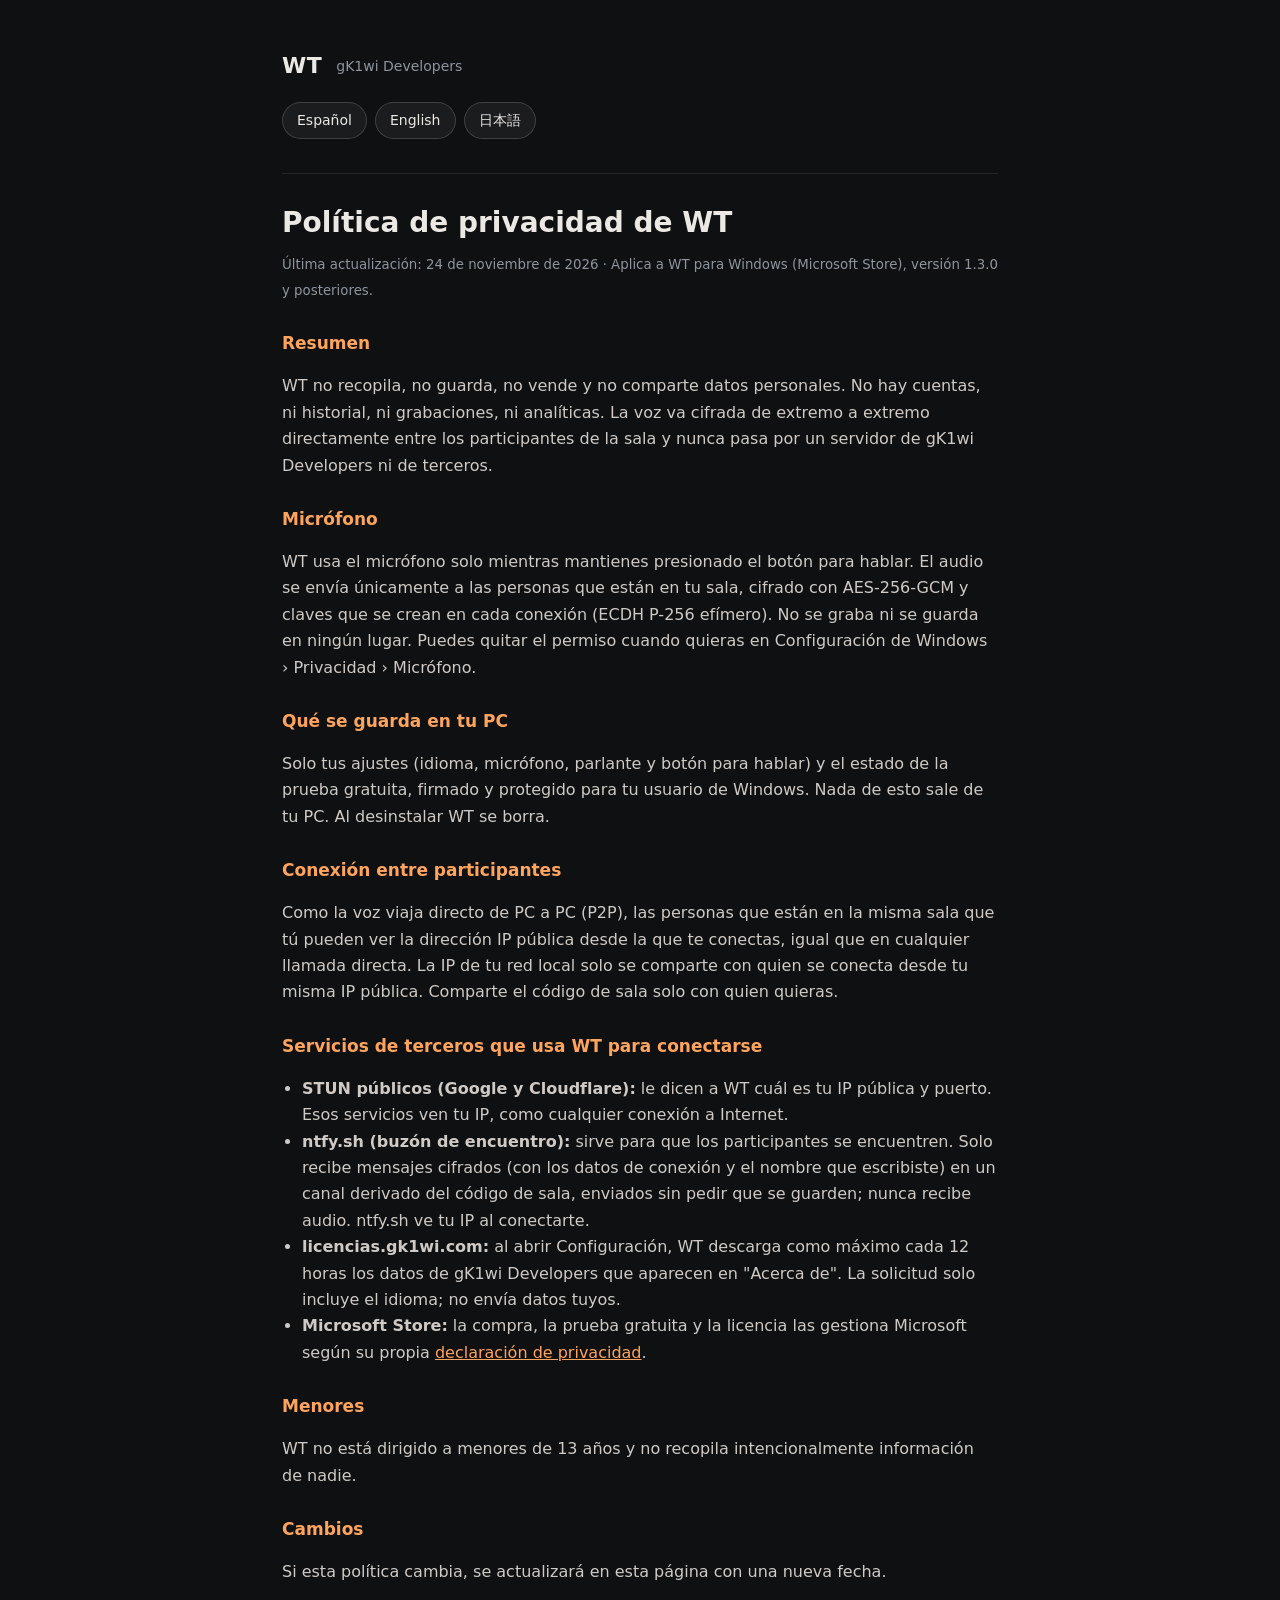
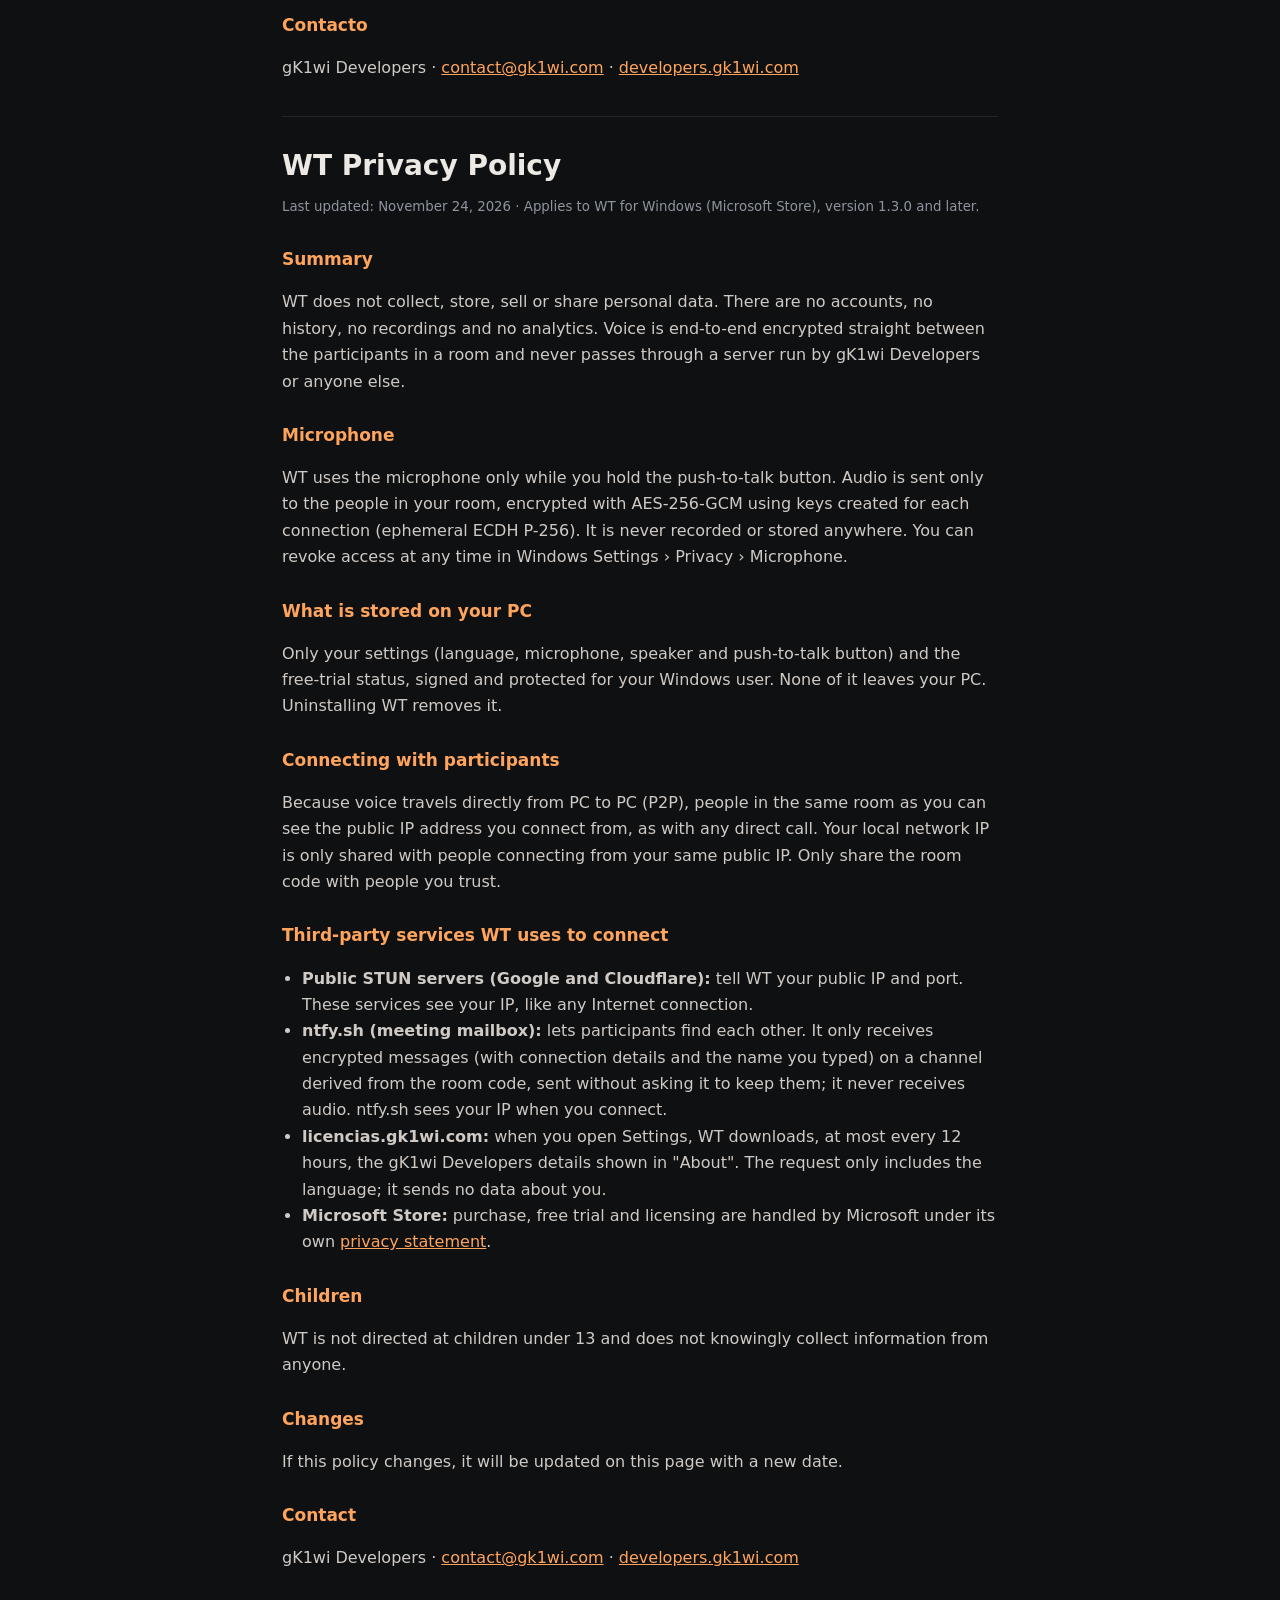
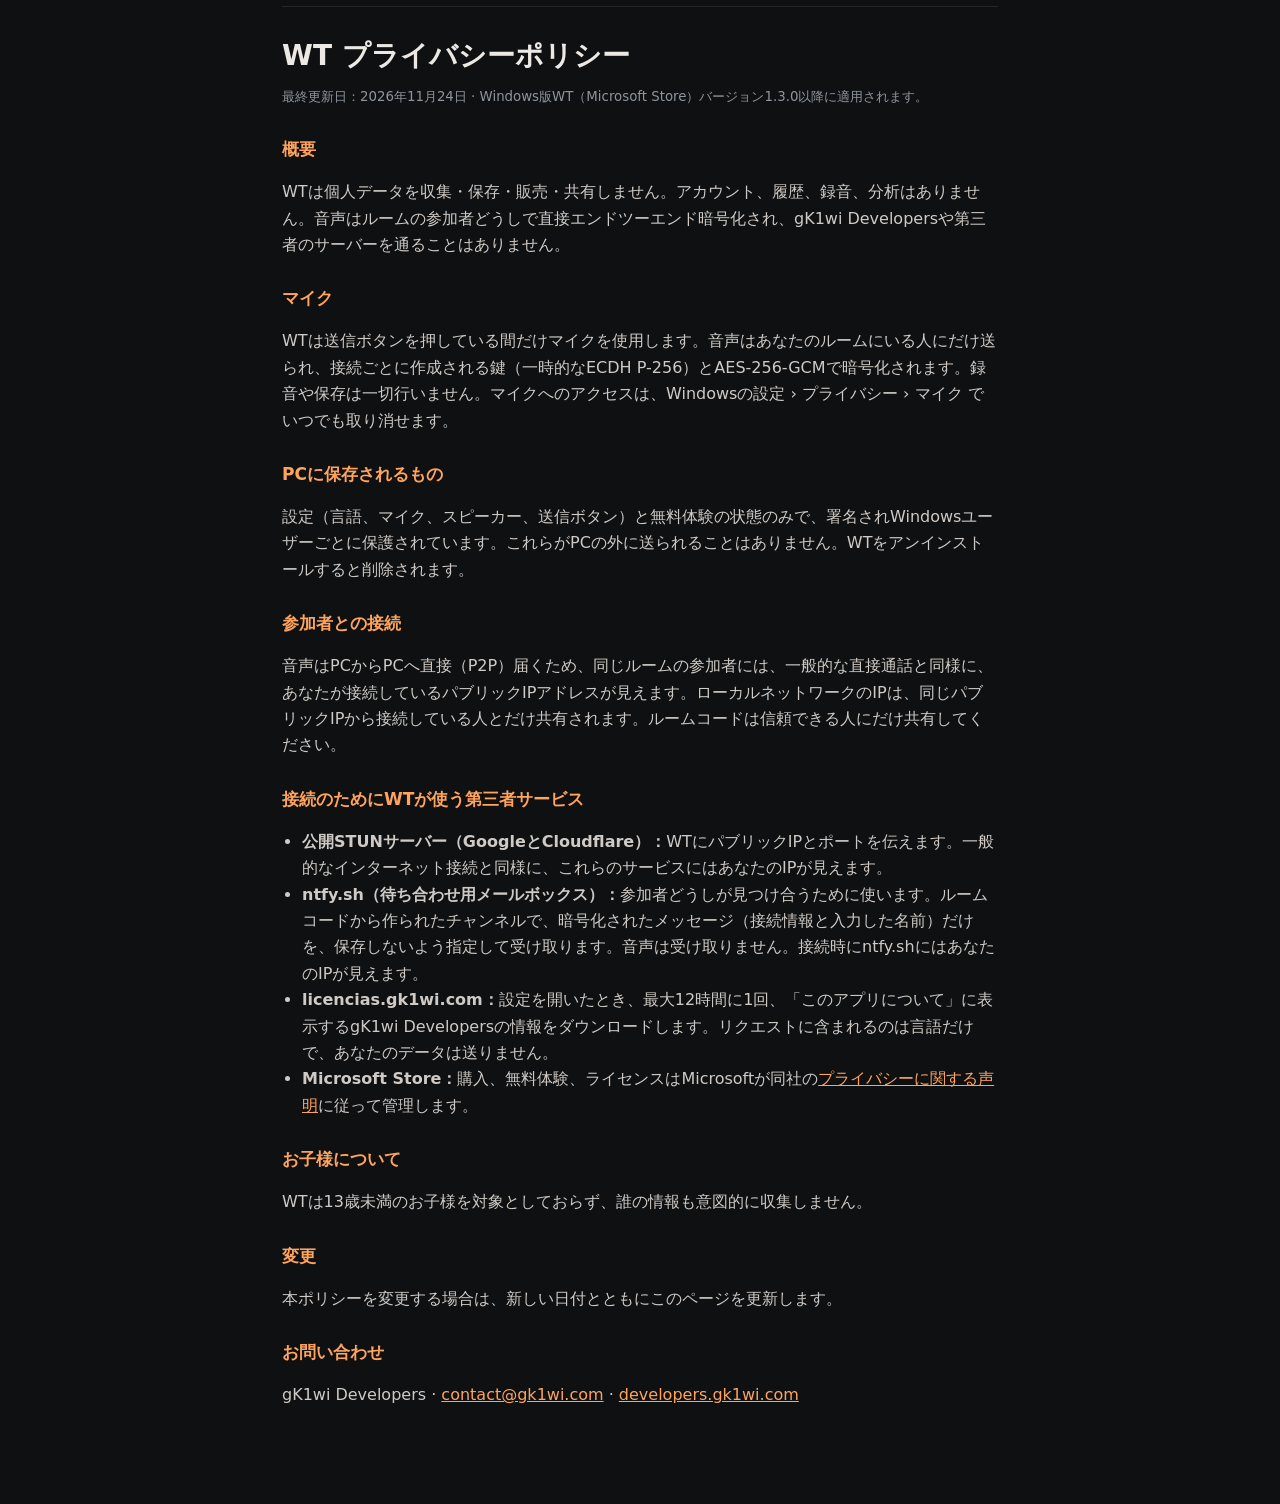
<file: Developers/privacy/wt/index.html>
<!DOCTYPE html>
<html lang="es">
<head>
<meta charset="utf-8">
<meta name="viewport" content="width=device-width,initial-scale=1">
<title>WT — Política de privacidad · Privacy Policy · プライバシーポリシー</title>
<meta name="description" content="Política de privacidad de WT, el walkie-talkie P2P de gK1wi Developers.">
<style>
:root{color-scheme:dark}
*{box-sizing:border-box}
body{margin:0;background:#0f1012;color:#ece8e4;font:16px/1.65 "Segoe UI",system-ui,-apple-system,"Hiragino Sans","Yu Gothic",sans-serif}
main{max-width:760px;margin:0 auto;padding:48px 22px 80px}
header{display:flex;align-items:center;gap:14px;margin-bottom:10px}
header b{font-size:22px;letter-spacing:.5px}
header span{color:#8e959e;font-size:14px}
nav{display:flex;gap:8px;margin:18px 0 34px}
nav a{color:#ece8e4;text-decoration:none;border:1px solid rgba(255,255,255,.16);background:rgba(255,255,255,.05);padding:6px 14px;border-radius:999px;font-size:14px}
nav a:hover{border-color:#ff7a1a}
section{border-top:1px solid rgba(255,255,255,.09);padding-top:26px;margin-top:34px}
h1{font-size:28px;margin:0 0 4px}
h2{font-size:17px;margin:26px 0 6px;color:#ffa45c}
p,li{color:#cfcac5}
ul{padding-left:20px}
small{color:#8e959e}
a{color:#ffa45c}
</style>
</head>
<body>
<main>
<header><b>WT</b><span>gK1wi Developers</span></header>
<nav><a href="#es">Español</a><a href="#en">English</a><a href="#ja">日本語</a></nav>

<section id="es" lang="es">
<h1>Política de privacidad de WT</h1>
<small>Última actualización: 24 de noviembre de 2026 · Aplica a WT para Windows (Microsoft Store), versión 1.3.0 y posteriores.</small>

<h2>Resumen</h2>
<p>WT no recopila, no guarda, no vende y no comparte datos personales. No hay cuentas, ni historial, ni grabaciones, ni analíticas. La voz va cifrada de extremo a extremo directamente entre los participantes de la sala y nunca pasa por un servidor de gK1wi Developers ni de terceros.</p>

<h2>Micrófono</h2>
<p>WT usa el micrófono solo mientras mantienes presionado el botón para hablar. El audio se envía únicamente a las personas que están en tu sala, cifrado con AES-256-GCM y claves que se crean en cada conexión (ECDH P-256 efímero). No se graba ni se guarda en ningún lugar. Puedes quitar el permiso cuando quieras en Configuración de Windows › Privacidad › Micrófono.</p>

<h2>Qué se guarda en tu PC</h2>
<p>Solo tus ajustes (idioma, micrófono, parlante y botón para hablar) y el estado de la prueba gratuita, firmado y protegido para tu usuario de Windows. Nada de esto sale de tu PC. Al desinstalar WT se borra.</p>

<h2>Conexión entre participantes</h2>
<p>Como la voz viaja directo de PC a PC (P2P), las personas que están en la misma sala que tú pueden ver la dirección IP pública desde la que te conectas, igual que en cualquier llamada directa. La IP de tu red local solo se comparte con quien se conecta desde tu misma IP pública. Comparte el código de sala solo con quien quieras.</p>

<h2>Servicios de terceros que usa WT para conectarse</h2>
<ul>
<li><b>STUN públicos (Google y Cloudflare):</b> le dicen a WT cuál es tu IP pública y puerto. Esos servicios ven tu IP, como cualquier conexión a Internet.</li>
<li><b>ntfy.sh (buzón de encuentro):</b> sirve para que los participantes se encuentren. Solo recibe mensajes cifrados (con los datos de conexión y el nombre que escribiste) en un canal derivado del código de sala, enviados sin pedir que se guarden; nunca recibe audio. ntfy.sh ve tu IP al conectarte.</li>
<li><b>licencias.gk1wi.com:</b> al abrir Configuración, WT descarga como máximo cada 12 horas los datos de gK1wi Developers que aparecen en "Acerca de". La solicitud solo incluye el idioma; no envía datos tuyos.</li>
<li><b>Microsoft Store:</b> la compra, la prueba gratuita y la licencia las gestiona Microsoft según su propia <a href="https://privacy.microsoft.com/privacystatement">declaración de privacidad</a>.</li>
</ul>

<h2>Menores</h2>
<p>WT no está dirigido a menores de 13 años y no recopila intencionalmente información de nadie.</p>

<h2>Cambios</h2>
<p>Si esta política cambia, se actualizará en esta página con una nueva fecha.</p>

<h2>Contacto</h2>
<p>gK1wi Developers · <a href="mailto:contact@gk1wi.com">contact@gk1wi.com</a> · <a href="https://developers.gk1wi.com">developers.gk1wi.com</a></p>
</section>

<section id="en" lang="en">
<h1>WT Privacy Policy</h1>
<small>Last updated: November 24, 2026 · Applies to WT for Windows (Microsoft Store), version 1.3.0 and later.</small>

<h2>Summary</h2>
<p>WT does not collect, store, sell or share personal data. There are no accounts, no history, no recordings and no analytics. Voice is end-to-end encrypted straight between the participants in a room and never passes through a server run by gK1wi Developers or anyone else.</p>

<h2>Microphone</h2>
<p>WT uses the microphone only while you hold the push-to-talk button. Audio is sent only to the people in your room, encrypted with AES-256-GCM using keys created for each connection (ephemeral ECDH P-256). It is never recorded or stored anywhere. You can revoke access at any time in Windows Settings › Privacy › Microphone.</p>

<h2>What is stored on your PC</h2>
<p>Only your settings (language, microphone, speaker and push-to-talk button) and the free-trial status, signed and protected for your Windows user. None of it leaves your PC. Uninstalling WT removes it.</p>

<h2>Connecting with participants</h2>
<p>Because voice travels directly from PC to PC (P2P), people in the same room as you can see the public IP address you connect from, as with any direct call. Your local network IP is only shared with people connecting from your same public IP. Only share the room code with people you trust.</p>

<h2>Third-party services WT uses to connect</h2>
<ul>
<li><b>Public STUN servers (Google and Cloudflare):</b> tell WT your public IP and port. These services see your IP, like any Internet connection.</li>
<li><b>ntfy.sh (meeting mailbox):</b> lets participants find each other. It only receives encrypted messages (with connection details and the name you typed) on a channel derived from the room code, sent without asking it to keep them; it never receives audio. ntfy.sh sees your IP when you connect.</li>
<li><b>licencias.gk1wi.com:</b> when you open Settings, WT downloads, at most every 12 hours, the gK1wi Developers details shown in "About". The request only includes the language; it sends no data about you.</li>
<li><b>Microsoft Store:</b> purchase, free trial and licensing are handled by Microsoft under its own <a href="https://privacy.microsoft.com/privacystatement">privacy statement</a>.</li>
</ul>

<h2>Children</h2>
<p>WT is not directed at children under 13 and does not knowingly collect information from anyone.</p>

<h2>Changes</h2>
<p>If this policy changes, it will be updated on this page with a new date.</p>

<h2>Contact</h2>
<p>gK1wi Developers · <a href="mailto:contact@gk1wi.com">contact@gk1wi.com</a> · <a href="https://developers.gk1wi.com">developers.gk1wi.com</a></p>
</section>

<section id="ja" lang="ja">
<h1>WT プライバシーポリシー</h1>
<small>最終更新日：2026年11月24日 · Windows版WT（Microsoft Store）バージョン1.3.0以降に適用されます。</small>

<h2>概要</h2>
<p>WTは個人データを収集・保存・販売・共有しません。アカウント、履歴、録音、分析はありません。音声はルームの参加者どうしで直接エンドツーエンド暗号化され、gK1wi Developersや第三者のサーバーを通ることはありません。</p>

<h2>マイク</h2>
<p>WTは送信ボタンを押している間だけマイクを使用します。音声はあなたのルームにいる人にだけ送られ、接続ごとに作成される鍵（一時的なECDH P-256）とAES-256-GCMで暗号化されます。録音や保存は一切行いません。マイクへのアクセスは、Windowsの設定 › プライバシー › マイク でいつでも取り消せます。</p>

<h2>PCに保存されるもの</h2>
<p>設定（言語、マイク、スピーカー、送信ボタン）と無料体験の状態のみで、署名されWindowsユーザーごとに保護されています。これらがPCの外に送られることはありません。WTをアンインストールすると削除されます。</p>

<h2>参加者との接続</h2>
<p>音声はPCからPCへ直接（P2P）届くため、同じルームの参加者には、一般的な直接通話と同様に、あなたが接続しているパブリックIPアドレスが見えます。ローカルネットワークのIPは、同じパブリックIPから接続している人とだけ共有されます。ルームコードは信頼できる人にだけ共有してください。</p>

<h2>接続のためにWTが使う第三者サービス</h2>
<ul>
<li><b>公開STUNサーバー（GoogleとCloudflare）：</b>WTにパブリックIPとポートを伝えます。一般的なインターネット接続と同様に、これらのサービスにはあなたのIPが見えます。</li>
<li><b>ntfy.sh（待ち合わせ用メールボックス）：</b>参加者どうしが見つけ合うために使います。ルームコードから作られたチャンネルで、暗号化されたメッセージ（接続情報と入力した名前）だけを、保存しないよう指定して受け取ります。音声は受け取りません。接続時にntfy.shにはあなたのIPが見えます。</li>
<li><b>licencias.gk1wi.com：</b>設定を開いたとき、最大12時間に1回、「このアプリについて」に表示するgK1wi Developersの情報をダウンロードします。リクエストに含まれるのは言語だけで、あなたのデータは送りません。</li>
<li><b>Microsoft Store：</b>購入、無料体験、ライセンスはMicrosoftが同社の<a href="https://privacy.microsoft.com/privacystatement">プライバシーに関する声明</a>に従って管理します。</li>
</ul>

<h2>お子様について</h2>
<p>WTは13歳未満のお子様を対象としておらず、誰の情報も意図的に収集しません。</p>

<h2>変更</h2>
<p>本ポリシーを変更する場合は、新しい日付とともにこのページを更新します。</p>

<h2>お問い合わせ</h2>
<p>gK1wi Developers · <a href="mailto:contact@gk1wi.com">contact@gk1wi.com</a> · <a href="https://developers.gk1wi.com">developers.gk1wi.com</a></p>
</section>
</main>
</body>
</html>
</file>
